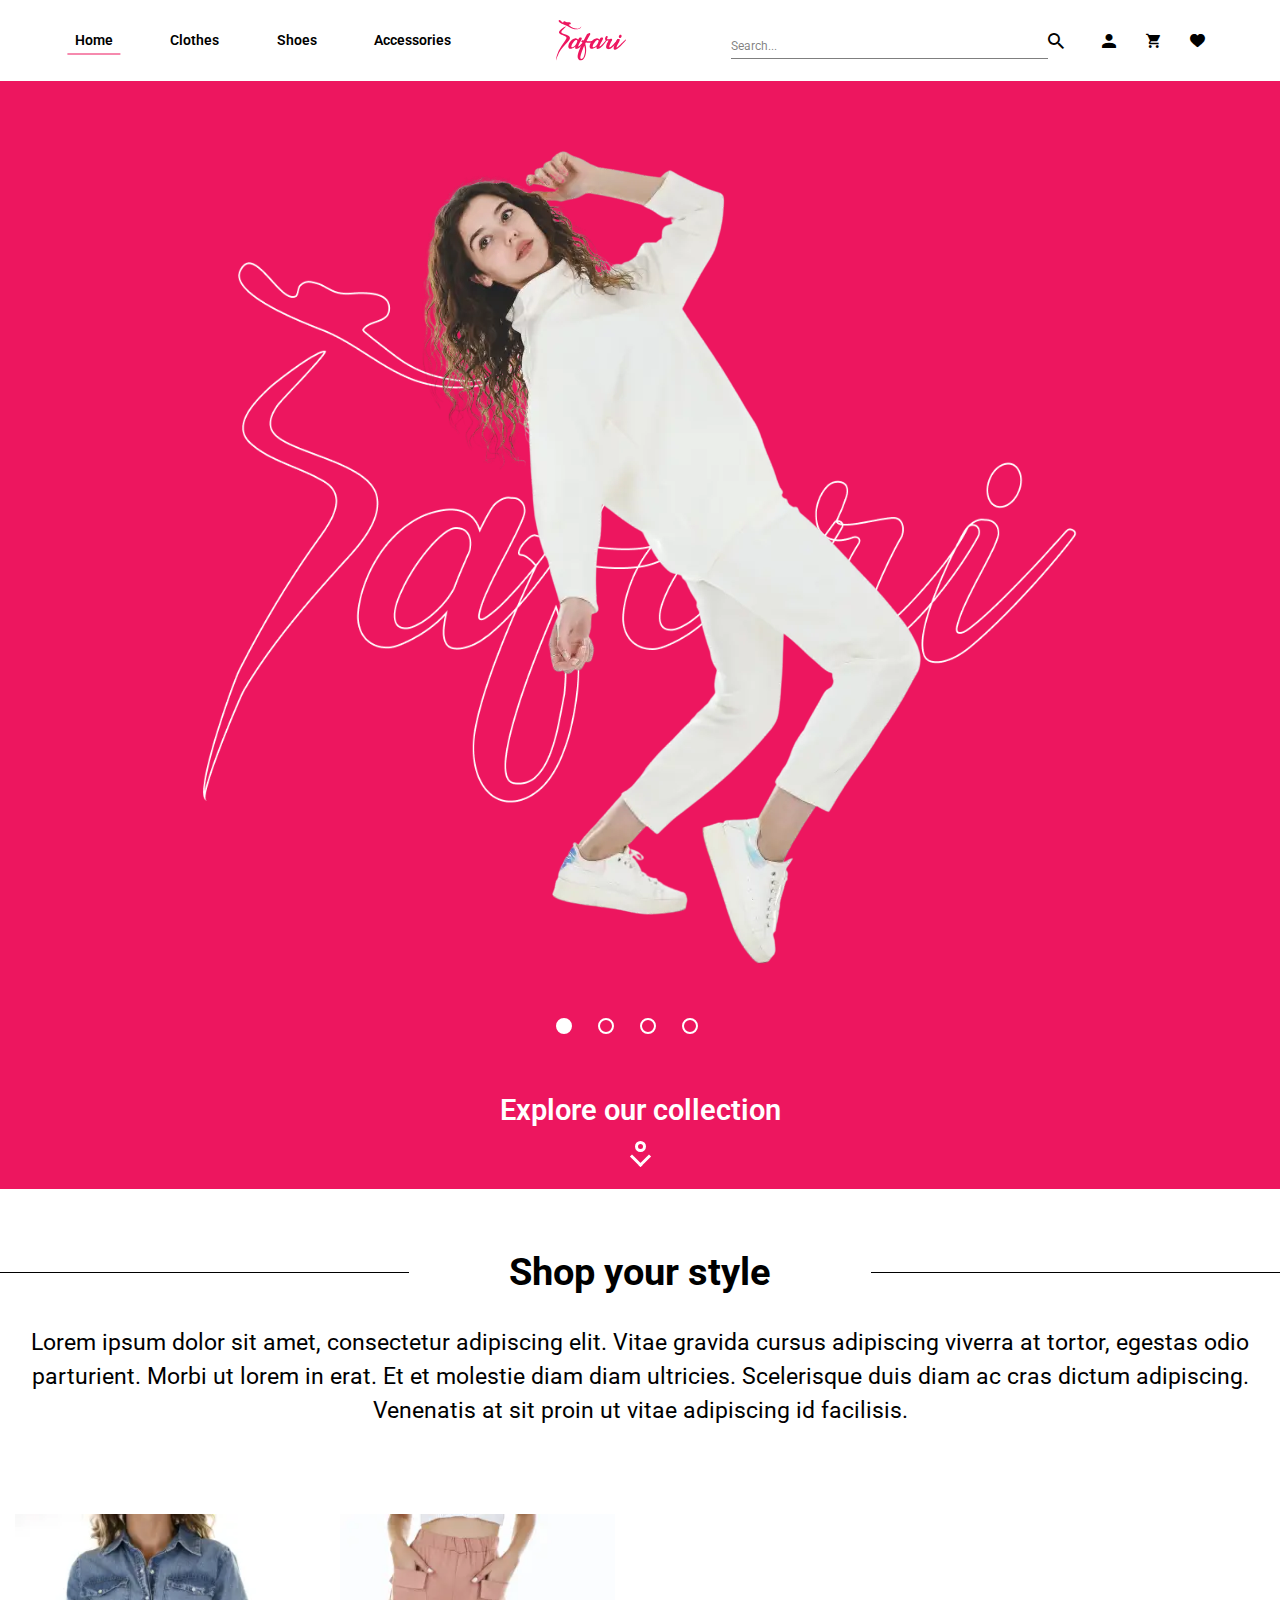
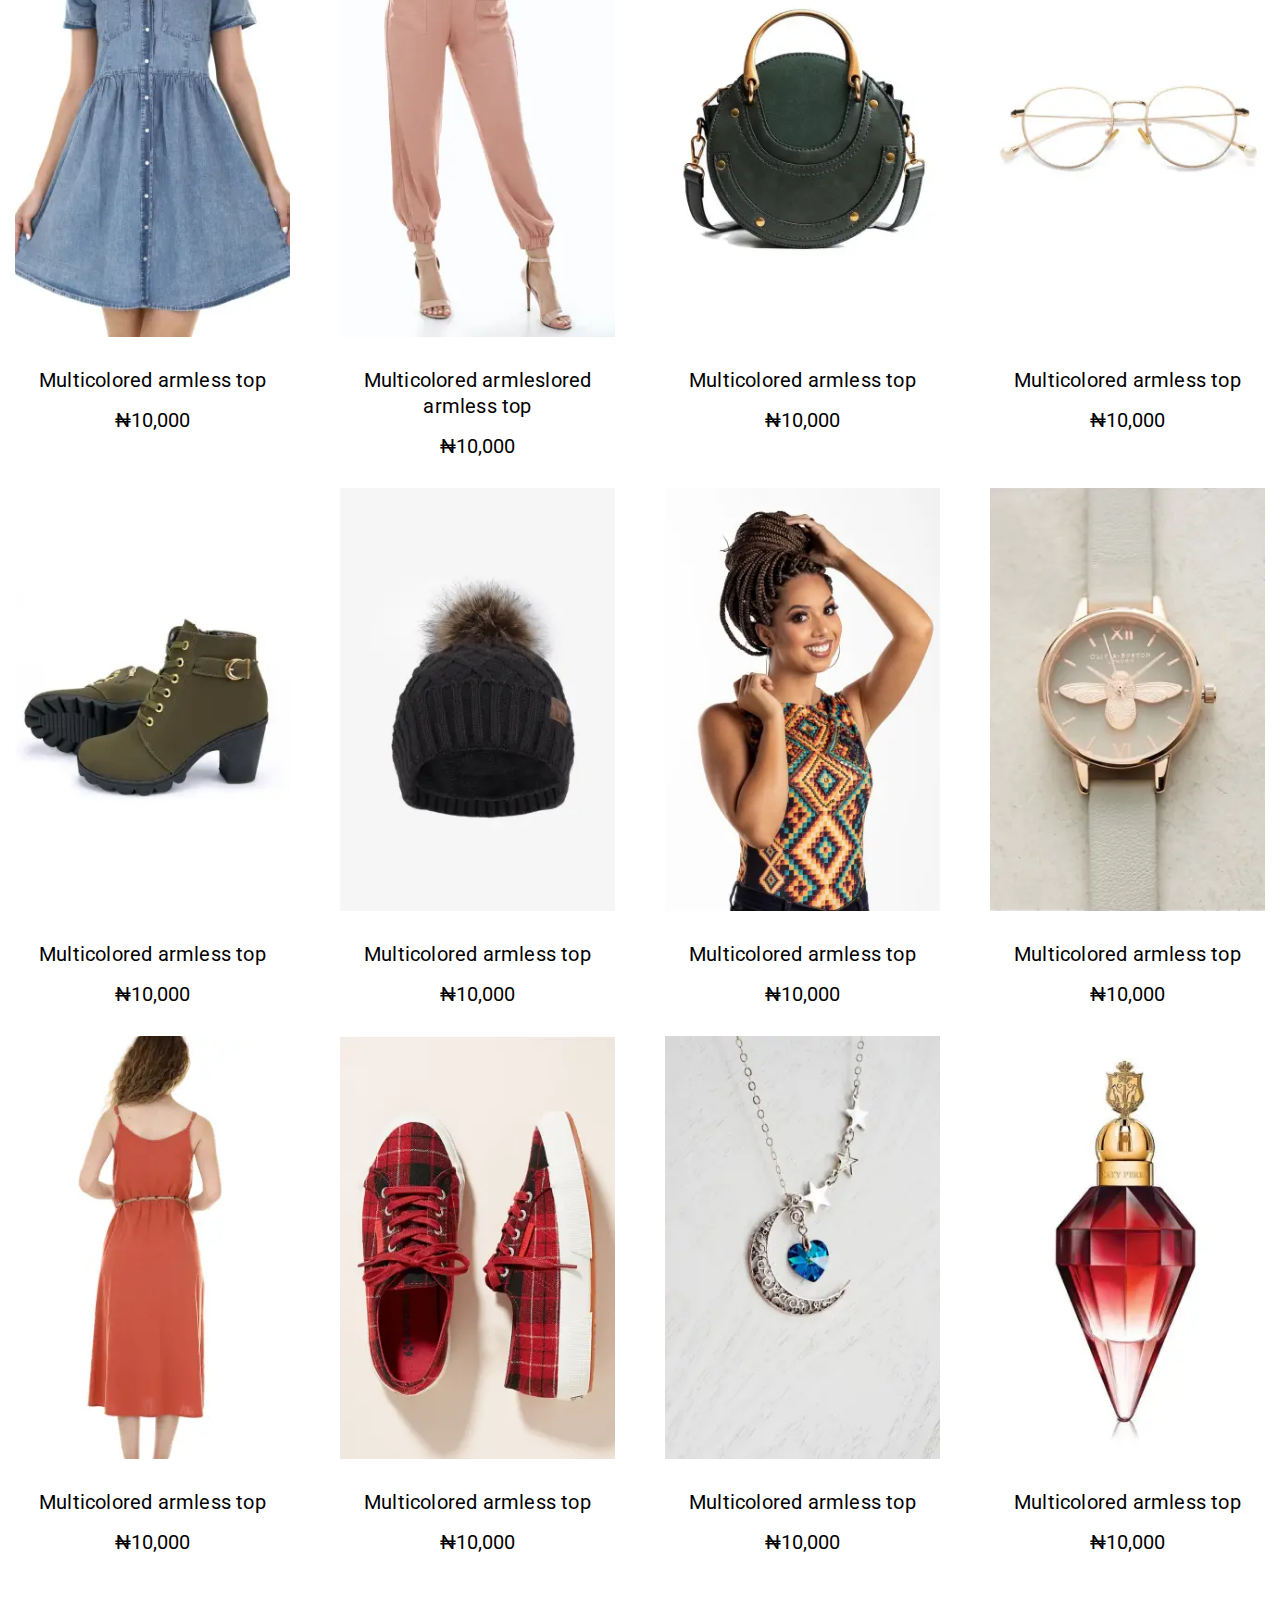
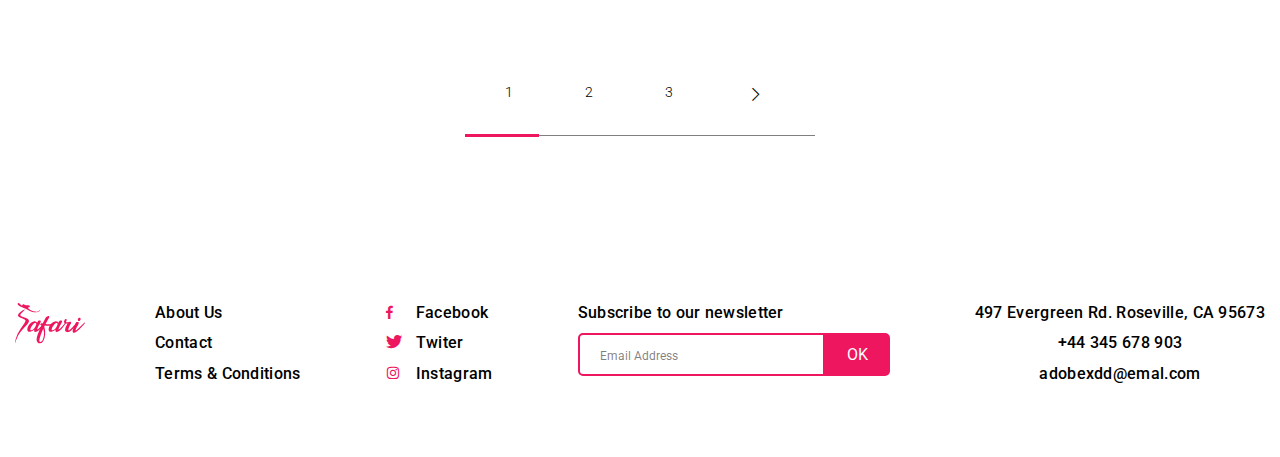
<file: index.html>
<!DOCTYPE html>
<html lang="ru">

<head>
	<title>HOME</title>
	<meta charset="UTF-8">
	<meta name="format-detection" content="telephone=no">
	<!-- <style>body{opacity: 0;}</style> -->
	<link rel="stylesheet" href="css/style.min.css?_v=20220412120131">
	<link rel="shortcut icon" href="favicon.ico">
	<!-- <meta name="robots" content="noindex, nofollow"> -->
	<meta name="viewport" content="width=device-width, initial-scale=1.0">
</head>

<body>
	<div class="wrapper">
		<header class="header">
			<div class=" header__container_small">
				<a href="index.html" class="header__mobile-small-logo"><img src="img/header/Logo.svg" alt="LOGO"></a>
				<div class="header__body">
					<div class="header__row-left header__row-left_column ">
						<nav class="header__nav mune-header">
							<ul class="mune-header__list mune-header__list_column">
								<li class="mune-header__item "><a href="index.html"
										class="mune-header__link mune-header__link_selected">Home</a>
								</li>
								<li class="mune-header__item"><a href="clothes.html" class="mune-header__link">Clothes</a></li>
								<li class="mune-header__item"><a href="shoes.html" class="mune-header__link">Shoes</a></li>
								<li class="mune-header__item"><a href="accessories.html"
										class="mune-header__link">Accessories</a>
								</li>
							</ul>
						</nav>
					</div>
					<a href="index.html" class="header__logo"><img src="img/header/Logo.svg" alt="LOGO"></a>
					<div class="header__row-right ">
						<form action="#" class="from-header from-header__search">
							<input autocomplete="off" type="search" name="form[]" data-error="Ошибка" placeholder="Search..."
								class="from-header__input">
							<button class="from-header__btn _icon-sherach"></button>
						</form>
						<nav class="header__nav mune-header">
							<ul class="mune-header__list ">
								<li class="mune-header__item "><a href="account-information.html"
										class="mune-header__link _icon-profile "></a>
								</li>
								<li class="mune-header__item "><a href="cart.html"
										class="mune-header__link _icon-cart-shop"></a></li>
								<li class="mune-header__item "><a href="account-my-favorites.html"
										class="mune-header__link _icon-favorite"></a></li>
							</ul>
						</nav>
					</div>
				</div>
				<button type="button" class="header__icon icon-menu"><span></span></button>
			</div>
		</header>
		<main class="page">
			<div class="page__slider-main  main-slider">
				<div class="main-slider__container">
					<div class="main-slider__body">
						<div class="main-slider__slider">
							<div class="main-slider__swiper">

								<div class="main-slider__slide">
									<div class="main-slider__img">
										<picture>
											<source data-srcset="img/main-slider/girl.webp" type="image/webp"><img
												class="swiper-lazy" data-src="img/main-slider/girl.png" alt="girl">
										</picture>
									</div>
								</div>
								<div class="main-slider__slide">
									<div class="main-slider__img">
										<picture>
											<source data-srcset="img/main-slider/girl.webp" type="image/webp"><img
												class="swiper-lazy" data-src="img/main-slider/girl.png" alt="girl">
										</picture>
									</div>
								</div>
								<div class="main-slider__slide">
									<div class="main-slider__img">
										<picture>
											<source data-srcset="img/main-slider/girl.webp" type="image/webp"><img
												class="swiper-lazy" data-src="img/main-slider/girl.png" alt="girl">
										</picture>
									</div>
								</div>
								<div class="main-slider__slide">
									<div class="main-slider__img">
										<picture>
											<source data-srcset="img/main-slider/girl.webp" type="image/webp"><img
												class="swiper-lazy" data-src="img/main-slider/girl.png" alt="girl">
										</picture>
									</div>
								</div>
							</div>
							<div class=" main-slider__pagging"></div>
						</div>
						<div class="main-slider__down-arrow arrow-down">
							<div class="arrow-down__text">Explore our collection</div>
							<button data-goto="#style-your__title" type="button" class="arrow-down__icon"></button>
						</div>
					</div>
				</div>
			</div>
			<section class="page__your-style style-your">
				<div id="style-your__title" class="style-your__title">
					<h2>Shop your style</h2>
				</div>
				<div class=" style-your__container">
					<p class="style-your__text">Lorem ipsum dolor sit amet, consectetur adipiscing elit. Vitae gravida
						cursus
						adipiscing
						viverra at tortor, egestas odio parturient. Morbi ut lorem in erat. Et et molestie diam diam
						ultricies.
						Scelerisque duis diam ac cras dictum adipiscing. Venenatis at sit proin ut vitae adipiscing id
						facilisis.</p>

					<div class="style-your__items ">
						<div class="style-your__item">
							<div class="goods">
								<div class="goods__top">
									<a href="" class="goods__img-ibg">
										<picture>
											<source data-srcset="img/home/style-your/01.webp" type="image/webp"><img
												data-src="img/home/style-your/01.jpg" alt="goods">
										</picture>
									</a>
									<div class="goods__hover body-hover">
										<button class="body-hover__favorite _icon-add-favaorite"></button>
										<button class="body-hover__add-basket "><span> ADD TO CART</span></button>
									</div>
								</div>
								<div class="goods__body">
									<a href="" class="goods__text">Multicolored armless top</a>
									<a href="" class="goods__price">₦10,000</a>
								</div>
							</div>
						</div>
						<div class="style-your__item">
							<div class="goods">
								<div class="goods__top">
									<a href="" class="goods__img-ibg">
										<picture>
											<source data-srcset="img/home/style-your/02.webp" type="image/webp"><img
												data-src="img/home/style-your/02.jpg" alt="goods">
										</picture>
									</a>
									<div class="goods__hover body-hover">
										<button class="body-hover__favorite _icon-add-favaorite"></button>
										<button class="body-hover__add-basket "><span> ADD TO CART</span></button>
									</div>
								</div>
								<div class="goods__body">
									<a href="" class="goods__text">Multicolored armleslored armless top</a>
									<a href="" class="goods__price">₦10,000</a>
								</div>
							</div>
						</div>
						<div class="style-your__item">
							<div class="goods">
								<div class="goods__top">
									<a href="" class="goods__img-ibg">
										<picture>
											<source data-srcset="img/home/style-your/03.webp" type="image/webp"><img
												data-src="img/home/style-your/03.jpg" alt="goods">
										</picture>
									</a>
									<div class="goods__hover body-hover">
										<button class="body-hover__favorite _icon-add-favaorite"></button>
										<button class="body-hover__add-basket "><span> ADD TO CART</span></button>
									</div>
								</div>
								<div class="goods__body">
									<a href="" class="goods__text">Multicolored armless top</a>
									<a href="" class="goods__price">₦10,000</a>
								</div>
							</div>
						</div>
						<div class="style-your__item">
							<div class="goods">
								<div class="goods__top">
									<a href="" class="goods__img-ibg">
										<picture>
											<source data-srcset="img/home/style-your/04.webp" type="image/webp"><img
												data-src="img/home/style-your/04.jpg" alt="goods">
										</picture>
									</a>
									<div class="goods__hover body-hover">
										<button class="body-hover__favorite _icon-add-favaorite"></button>
										<button class="body-hover__add-basket "><span> ADD TO CART</span></button>
									</div>
								</div>
								<div class="goods__body">
									<a href="" class="goods__text">Multicolored armless top</a>
									<a href="" class="goods__price">₦10,000</a>
								</div>
							</div>
						</div>
						<div class="style-your__item">
							<div class="goods">
								<div class="goods__top">
									<a href="" class="goods__img-ibg">
										<picture>
											<source data-srcset="img/home/style-your/05.webp" type="image/webp"><img
												data-src="img/home/style-your/05.jpg" alt="goods">
										</picture>
									</a>
									<div class="goods__hover body-hover">
										<button class="body-hover__favorite _icon-add-favaorite"></button>
										<button class="body-hover__add-basket "><span> ADD TO CART</span></button>
									</div>
								</div>
								<div class="goods__body">
									<a href="" class="goods__text">Multicolored armless top</a>
									<a href="" class="goods__price">₦10,000</a>
								</div>
							</div>
						</div>
						<div class="style-your__item">
							<div class="goods">
								<div class="goods__top">
									<a href="" class="goods__img-ibg">
										<picture>
											<source data-srcset="img/home/style-your/06.webp" type="image/webp"><img
												data-src="img/home/style-your/06.jpg" alt="goods">
										</picture>
									</a>
									<div class="goods__hover body-hover">
										<button class="body-hover__favorite _icon-add-favaorite"></button>
										<button class="body-hover__add-basket "><span> ADD TO CART</span></button>
									</div>
								</div>
								<div class="goods__body">
									<a href="" class="goods__text">Multicolored armless top</a>
									<a href="" class="goods__price">₦10,000</a>
								</div>
							</div>
						</div>
						<div class="style-your__item">
							<div class="goods">
								<div class="goods__top">
									<a href="" class="goods__img-ibg">
										<picture>
											<source data-srcset="img/home/style-your/07.webp" type="image/webp"><img
												data-src="img/home/style-your/07.jpg" alt="goods">
										</picture>
									</a>
									<div class="goods__hover body-hover">
										<button class="body-hover__favorite _icon-add-favaorite"></button>
										<button class="body-hover__add-basket "><span> ADD TO CART</span></button>
									</div>
								</div>
								<div class="goods__body">
									<a href="" class="goods__text">Multicolored armless top</a>
									<a href="" class="goods__price">₦10,000</a>
								</div>
							</div>
						</div>
						<div class="style-your__item">
							<div class="goods">
								<div class="goods__top">
									<a href="" class="goods__img-ibg">
										<picture>
											<source data-srcset="img/home/style-your/08.webp" type="image/webp"><img
												data-src="img/home/style-your/08.jpg" alt="goods">
										</picture>
									</a>
									<div class="goods__hover body-hover">
										<button class="body-hover__favorite _icon-add-favaorite"></button>
										<button class="body-hover__add-basket "><span> ADD TO CART</span></button>
									</div>
								</div>
								<div class="goods__body">
									<a href="" class="goods__text">Multicolored armless top</a>
									<a href="" class="goods__price">₦10,000</a>
								</div>
							</div>
						</div>
						<div class="style-your__item">
							<div class="goods">
								<div class="goods__top">
									<a href="" class="goods__img-ibg">
										<picture>
											<source data-srcset="img/home/style-your/09.webp" type="image/webp"><img
												data-src="img/home/style-your/09.jpg" alt="goods">
										</picture>
									</a>
									<div class="goods__hover body-hover">
										<button class="body-hover__favorite _icon-add-favaorite"></button>
										<button class="body-hover__add-basket "><span> ADD TO CART</span></button>
									</div>
								</div>
								<div class="goods__body">
									<a href="" class="goods__text">Multicolored armless top</a>
									<a href="" class="goods__price">₦10,000</a>
								</div>
							</div>
						</div>
						<div class="style-your__item">
							<div class="goods">
								<div class="goods__top">
									<a href="" class="goods__img-ibg">
										<picture>
											<source data-srcset="img/home/style-your/10.webp" type="image/webp"><img
												data-src="img/home/style-your/10.jpg" alt="goods">
										</picture>
									</a>
									<div class="goods__hover body-hover">
										<button class="body-hover__favorite _icon-add-favaorite"></button>
										<button class="body-hover__add-basket "><span> ADD TO CART</span></button>
									</div>
								</div>
								<div class="goods__body">
									<a href="" class="goods__text">Multicolored armless top</a>
									<a href="" class="goods__price">₦10,000</a>
								</div>
							</div>
						</div>
						<div class="style-your__item">
							<div class="goods">
								<div class="goods__top">
									<a href="" class="goods__img-ibg">
										<picture>
											<source data-srcset="img/home/style-your/11.webp" type="image/webp"><img
												data-src="img/home/style-your/11.jpg" alt="goods">
										</picture>
									</a>
									<div class="goods__hover body-hover">
										<button class="body-hover__favorite _icon-add-favaorite"></button>
										<button class="body-hover__add-basket "><span> ADD TO CART</span></button>
									</div>
								</div>
								<div class="goods__body">
									<a href="" class="goods__text">Multicolored armless top</a>
									<a href="" class="goods__price">₦10,000</a>
								</div>
							</div>
						</div>
						<div class="style-your__item">
							<div class="goods">
								<div class="goods__top">
									<a href="" class="goods__img-ibg">
										<picture>
											<source data-srcset="img/home/style-your/12.webp" type="image/webp"><img
												data-src="img/home/style-your/12.jpg" alt="goods">
										</picture>
									</a>
									<div class="goods__hover body-hover">
										<button class="body-hover__favorite _icon-add-favaorite"></button>
										<button class="body-hover__add-basket "><span> ADD TO CART</span></button>
									</div>
								</div>
								<div class="goods__body">
									<a href="" class="goods__text">Multicolored armless top</a>
									<a href="" class="goods__price">₦10,000</a>
								</div>
							</div>
						</div>
					</div>
					<div class="style-your__num-page page-num">
						<div class="page-num__container">
							<div class="page-num__body">
								<ul class="page-num__list">
									<li class="page-num__item _active-page"><a class="page-num__link" href="">1</a></li>
									<li class="page-num__item"><a class="page-num__link" href="">2</a></li>
									<li class="page-num__item"><a class="page-num__link" href="">3</a></li>
									<li class="page-num__item"><button type="submit" class="page-num__button-arrow"></button>
									</li>
								</ul>

							</div>
						</div>
					</div>
				</div>

			</section>


		</main>
		<footer class="footer">
			<div class="footer__container">
				<div class="footer__body">
					<a href="" class="footer__logo"><img src="img/header/Logo.svg" alt="LOGO"></a>
					<div class="footer__nav-block menu-footer">
						<nav class="menu-footer__body">
							<ul class="menu-footer__list">
								<li class="menu-footer__item">
									<a href="" class="menu-footer__link">About Us</a>
								</li>
								<li class="menu-footer__item">
									<a href="" class="menu-footer__link">Contact</a>
								</li>
								<li class="menu-footer__item">
									<a href="" class="menu-footer__link">Terms & Conditions</a>
								</li>
							</ul>
						</nav>
					</div>
					<div class="footer__social menu-footer">
						<nav class="menu-footer-block__body">
							<ul class="menu-footer__list">
								<li class="menu-footer__item "><a href=""
										class="menu-footer__link menu-footer__link_icon _icon-facebook ">Facebook</a>
								</li>
								<li class="menu-footer__item "><a href=""
										class="menu-footer__link menu-footer__link_icon _icon-twitter ">Twiter</a></li>
								<li class="menu-footer__item "><a href=""
										class="menu-footer__link menu-footer__link_icon _icon-instagram ">Instagram</a>
								</li>
							</ul>
						</nav>
					</div>
					<form class="footer__sub subscribe-block">
						<label for="" class="subscribe-block__label">Subscribe to our newsletter</label>
						<div class="subscribe-block__block-input">
							<input autocomplete="off" required type="email" name="form[]" data-error="Ошибка"
								placeholder="Email Address" class="subscribe-block__input">
							<button type="submit" class="subscribe-block__button">OK</button>
						</div>
					</form>
					<div class="footer__contacts contacts-footer">
						<div class="contacts-footer__address">497 Evergreen Rd. Roseville, CA 95673</div>
						<div class="contacts-footer__tel"><a href="">+44 345 678 903</a></div>
						<div class="contacts-footer__email">adobexdd@emal.com</div>
					</div>
				</div>
			</div>
		</footer>
	</div>
	<!-- 
<div id="popup" aria-hidden="true" class="popup">
	<div class="popup__wrapper">
		<div class="popup__content">
			<button data-close type="button" class="popup__close">Закрыть</button>
			<div class="popup__text">
			</div>
		</div>
	</div>
</div>
 -->

	<script src="js/app.min.js?_v=20220412120131"></script>
</body>

</html>
</file>
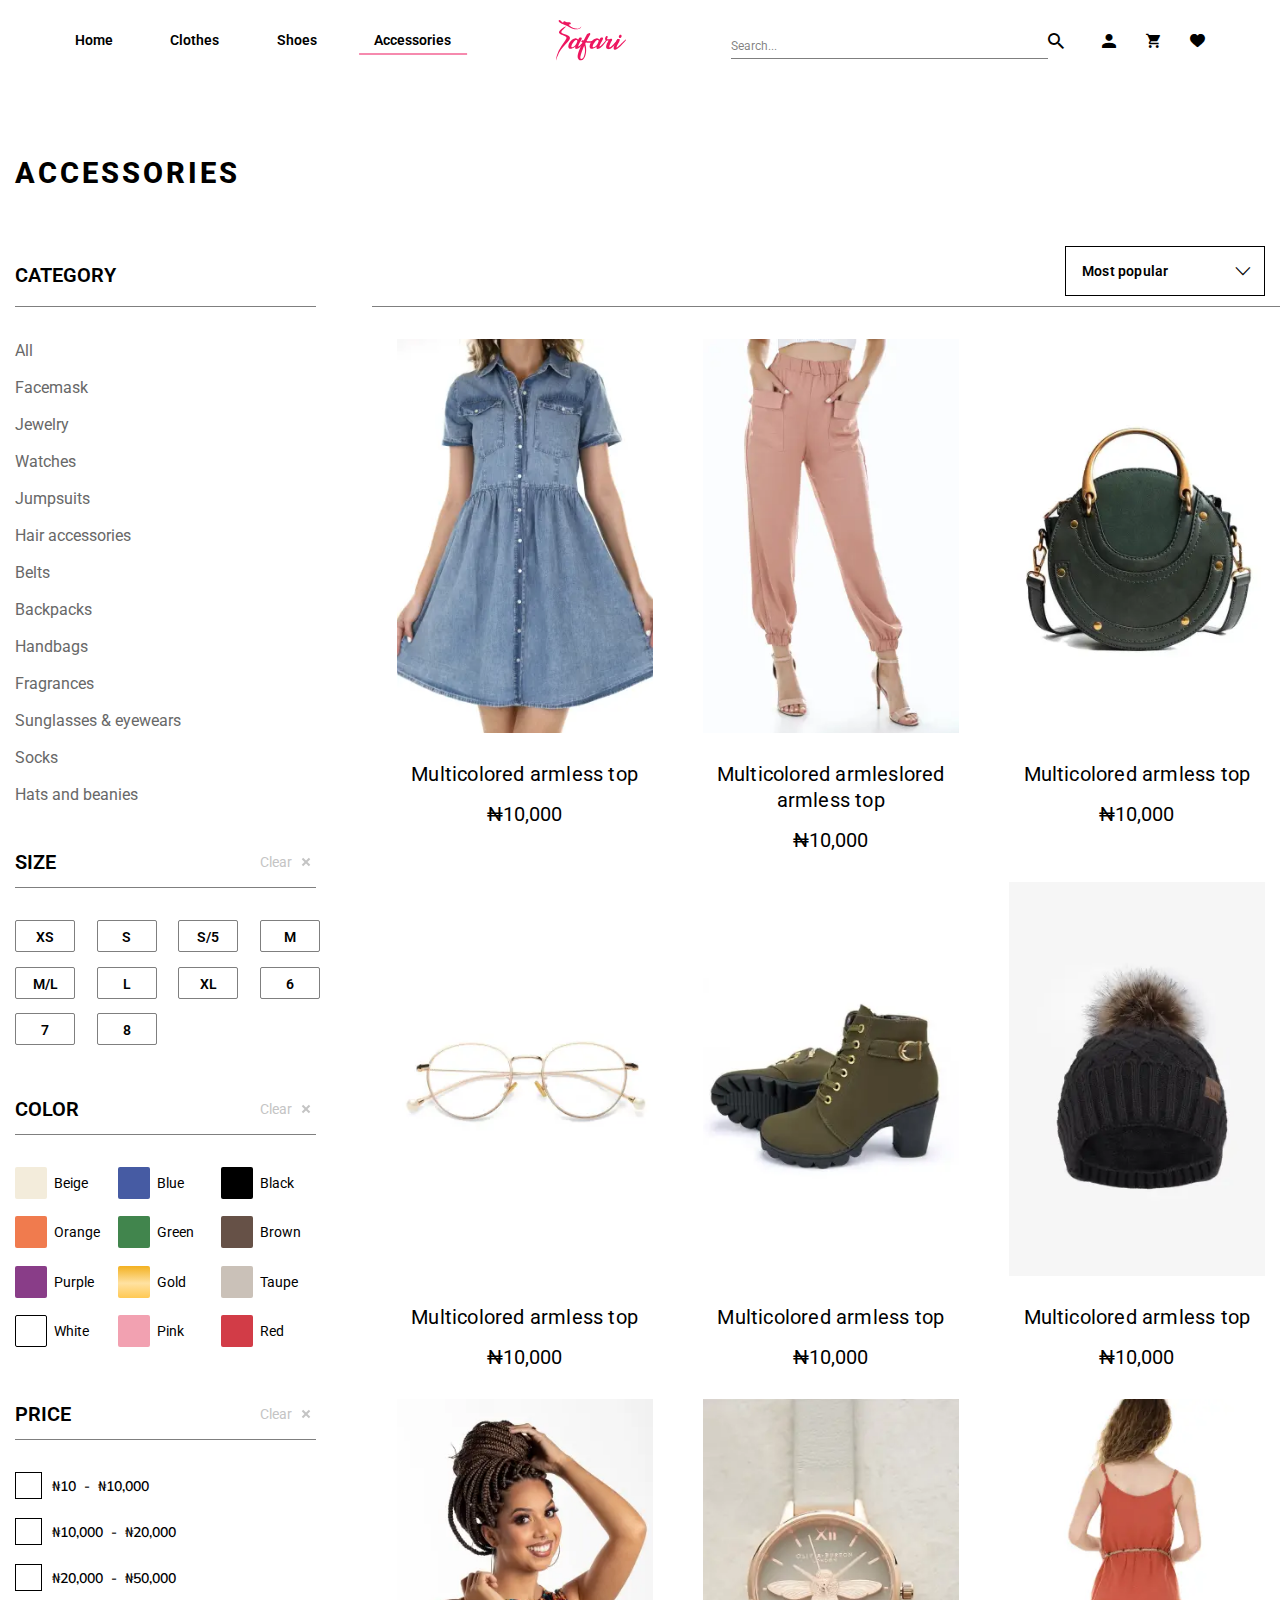
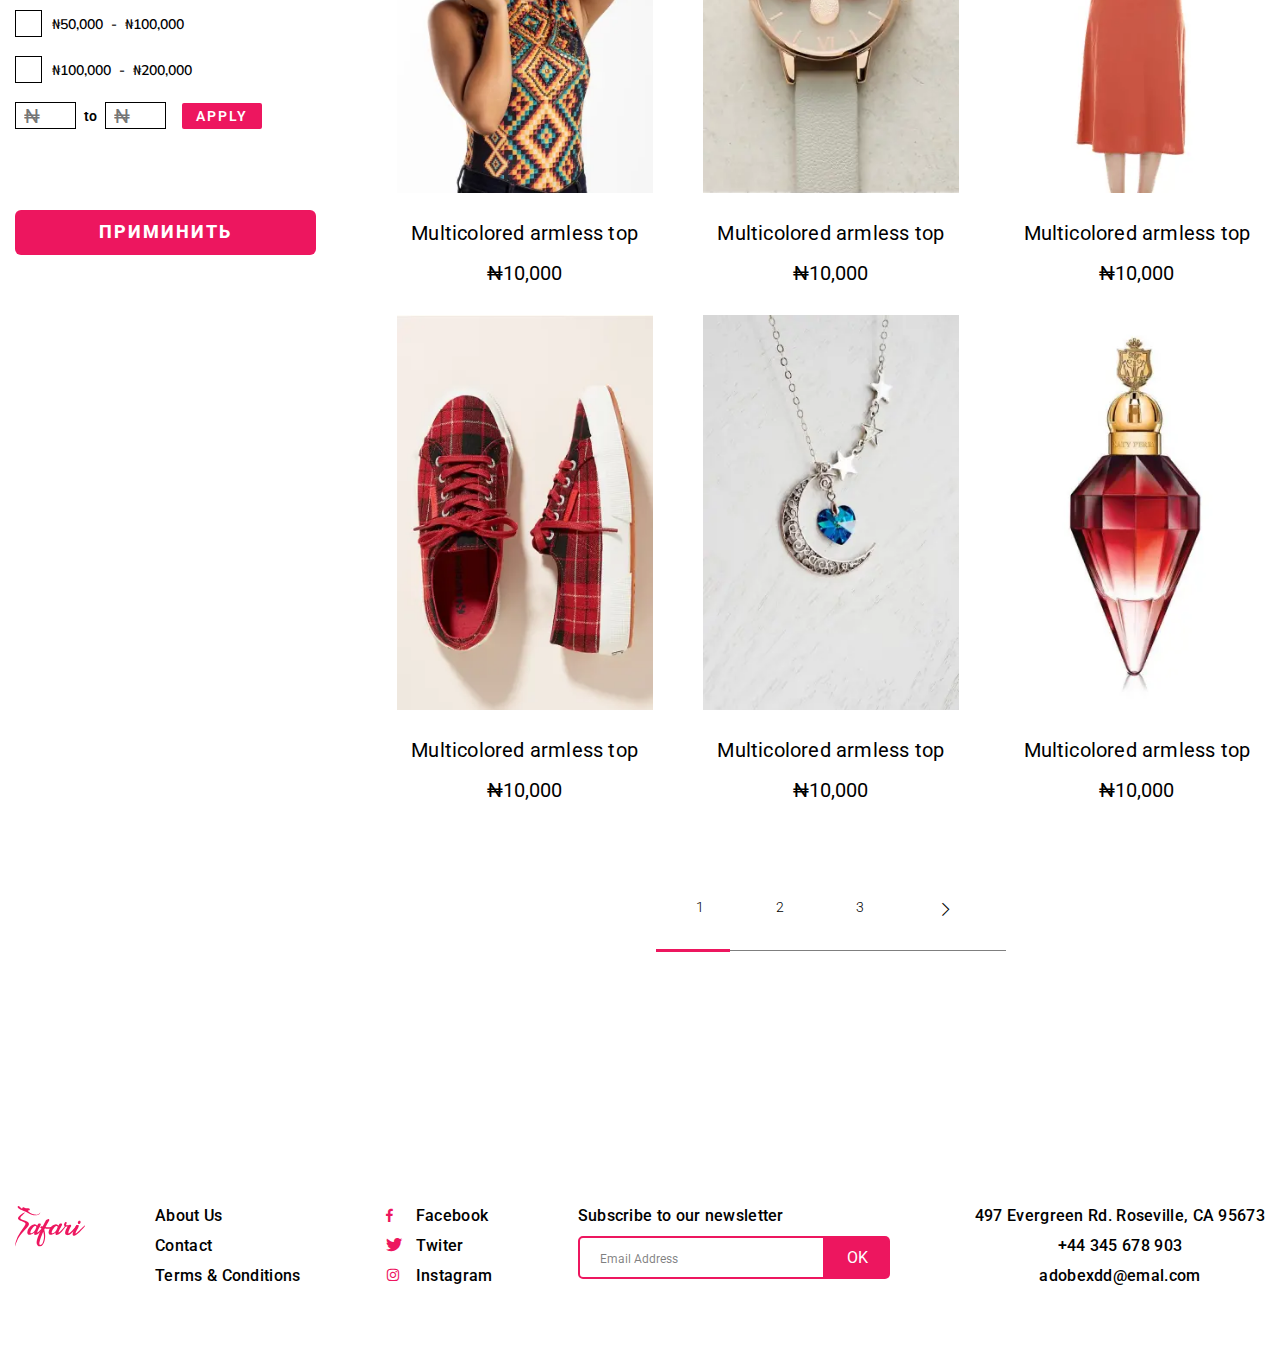
<file: accessories.html>
<!DOCTYPE html>
<html lang="ru">

<head>
	<title>ACCESSORIES</title>
	<meta charset="UTF-8">
	<meta name="format-detection" content="telephone=no">
	<!-- <style>body{opacity: 0;}</style> -->
	<link rel="stylesheet" href="css/style.min.css?_v=20220412120131">
	<link rel="shortcut icon" href="favicon.ico">
	<!-- <meta name="robots" content="noindex, nofollow"> -->
	<meta name="viewport" content="width=device-width, initial-scale=1.0">
</head>

<body>
	<div class="wrapper">
		<header class="header">
			<div class=" header__container_small">
				<a href="index.html" class="header__mobile-small-logo"><img src="img/header/Logo.svg" alt="LOGO"></a>
				<div class="header__body">
					<div class="header__row-left header__row-left_column ">
						<nav class="header__nav mune-header">
							<ul class="mune-header__list mune-header__list_column">
								<li class="mune-header__item "><a href="index.html" class="mune-header__link ">Home</a>
								</li>
								<li class="mune-header__item"><a href="clothes.html" class="mune-header__link">Clothes</a></li>
								<li class="mune-header__item"><a href="shoes.html" class="mune-header__link">Shoes</a></li>
								<li class="mune-header__item"><a href="accessories.html"
										class="mune-header__link mune-header__link_selected">Accessories</a>
								</li>
							</ul>
						</nav>
					</div>
					<a href="index.html" class="header__logo"><img src="img/header/Logo.svg" alt="LOGO"></a>
					<div class="header__row-right ">
						<form action="#" class="from-header from-header__search">
							<input autocomplete="off" type="search" name="form[]" data-error="Ошибка" placeholder="Search..."
								class="from-header__input">
							<button class="from-header__btn _icon-sherach"></button>
						</form>
						<nav class="header__nav mune-header">
							<ul class="mune-header__list ">
								<li class="mune-header__item "><a href="account-information.html"
										class="mune-header__link _icon-profile "></a>
								</li>
								<li class="mune-header__item "><a href="cart.html"
										class="mune-header__link _icon-cart-shop"></a></li>
								<li class="mune-header__item "><a href="account-my-favorites.html"
										class="mune-header__link _icon-favorite"></a></li>
							</ul>
						</nav>
					</div>
				</div>
				<button type="button" class="header__icon icon-menu"><span></span></button>
			</div>
		</header>
		<main class="page">
			<section class="page__clothes section-clothes">

				<div class="section-clothes__container">
					<h2 class="section-clothes__title">ACCESSORIES</h2>
					<div class="section-clothes__top-row row-top-clothes">
						<div class="row-top-clothes__title  sorting-title">
							<h3 class="sorting-title__logo sorting-title__logo_nb">CATEGORY</h3>
						</div>
						<div class="row-top-clothes__select">
							<select name="form[]" class="form">
								<option value="1" selected>Most popular</option>
								<option value="2">Most popular</option>
								<option value="3">Best Selling</option>
								<option value="4">Price: High to Low</option>
								<option value="4">Price: Low to High</option>
							</select>
						</div>
						<button type="submit" class="button button_filter section-clothes__burger-btn _icon-filter"></button>
					</div>



					<div class="section-clothes__body">
						<div class="section-clothes__sidebar clothes-sidebar">
							<button class=" clothes-sidebar__close-btn">Close</button>
							<div class="clothes-sidebar__body">
								<div data-spollers="991,max" class="clothes-sidebar__spollers spollers">
									<div class="category category_b spollers__item">
										<button type="button" data-spoller
											class="category__title  spollers__title">CATEGORY</button>
										<div class=" spollers__body">

											<ul class="category__list">
												<li class="category__item"><a href="" class="category__link">All</a></li>
												<li class="category__item"><a href="" class="category__link">Facemask</a></li>
												<li class="category__item"><a href="" class="category__link">Jewelry</a></li>
												<li class="category__item"><a href="" class="category__link">Watches</a></li>
												<li class="category__item"><a href="" class="category__link">Jumpsuits</a></li>
												<li class="category__item"><a href="" class="category__link">Hair accessories</a>
												</li>
												<li class="category__item"><a href="" class="category__link">Belts</a></li>
												<li class="category__item"><a href="" class="category__link">Backpacks</a></li>
												<li class="category__item"><a href="" class="category__link">Handbags</a></li>
												<li class="category__item"><a href="" class="category__link">Fragrances</a>
												</li>
												<li class="category__item"><a href="" class="category__link">Sunglasses &
														eyewears</a>
												</li>
												<li class="category__item"><a href="" class="category__link">Socks</a>
												</li>
												<li class="category__item"><a href="" class="category__link">Hats and beanies</a>
												</li>
											</ul>
										</div>
									</div>
									<div class="size spollers__item">
										<button type="button" data-spoller class="size__title spollers__title">SIZE</button>
										<div class="spollers__body">

											<div class="size__title  sorting-title">
												<h3 class="sorting-title__logo">SIZE</h3>
											</div>
											<form action="#" class="size__form">
												<div class="size__inp-res res-btn">
													<input type="reset" class="res-btn__inp" value="Clear">
												</div>
												<div class="size__checkbox checkbox">
													<input id="c_1" data-error="Ошибка" class="checkbox__input" type="checkbox"
														value="1" name="form[]">
													<label for="c_1" class="checkbox__label checkbox__label_xs"></label>
												</div>
												<div class="size__checkbox checkbox">
													<input id="c_2" data-error="Ошибка" class="checkbox__input" type="checkbox"
														value="2" name="form[]">
													<label for="c_2" class="checkbox__label checkbox__label_s"></label>
												</div>
												<div class="size__checkbox checkbox">
													<input id="c_3" data-error="Ошибка" class="checkbox__input" type="checkbox"
														value="3" name="form[]">
													<label for="c_3" class="checkbox__label checkbox__label_s-m"></label>
												</div>
												<div class="size__checkbox checkbox">
													<input id="c_4" data-error="Ошибка" class="checkbox__input" type="checkbox"
														value="4" name="form[]">
													<label for="c_4" class="checkbox__label checkbox__label_m"></label>
												</div>
												<div class="size__checkbox checkbox">
													<input id="c_7" data-error="Ошибка" class="checkbox__input" type="checkbox"
														value="7" name="form[]">
													<label for="c_7" class="checkbox__label checkbox__label_m-l"></label>
												</div>
												<div class="size__checkbox checkbox">
													<input id="c_5" data-error="Ошибка" class="checkbox__input" type="checkbox"
														value="5" name="form[]">
													<label for="c_5" class="checkbox__label checkbox__label_l"></label>
												</div>
												<div class="size__checkbox checkbox">
													<input id="c_6" data-error="Ошибка" class="checkbox__input" type="checkbox"
														value="6" name="form[]">
													<label for="c_6" class="checkbox__label checkbox__label_xl"></label>
												</div>
												<div class="size__checkbox checkbox">
													<input id="c_8" data-error="Ошибка" class="checkbox__input" type="checkbox"
														value="8" name="form[]">
													<label for="c_8" class="checkbox__label checkbox__label_6"></label>
												</div>
												<div class="size__checkbox checkbox">
													<input id="c_9" data-error="Ошибка" class="checkbox__input" type="checkbox"
														value="9" name="form[]">
													<label for="c_9" class="checkbox__label checkbox__label_7"></label>
												</div>
												<div class="size__checkbox checkbox">
													<input id="c_10" data-error="Ошибка" class="checkbox__input" type="checkbox"
														value="10" name="form[]">
													<label for="c_10" class="checkbox__label checkbox__label_8"></label>
												</div>




											</form>
										</div>
									</div>
									<div class="color spollers__item">
										<button type="button" data-spoller class="color__title spollers__title">COLOR</button>
										<div class="spollers__body">

											<div class="color__title  sorting-title">
												<h3 class="sorting-title__logo">COLOR</h3>
											</div>
											<form action="#" class="color__form">
												<div class="color__inp-res res-btn">
													<input type="reset" class="res-btn__inp" value="Clear">
												</div>
												<div class="checkbox">
													<input id="e_1" data-error="Ошибка" class="checkbox__input" type="checkbox"
														value="1" name="form[]">
													<label for="e_1" class="checkbox__label checkbox__label_beige"><span
															class="checkbox__text">Beige</span></label>
												</div>
												<div class="checkbox">
													<input id="e_2" data-error="Ошибка" class="checkbox__input" type="checkbox"
														value="2" name="form[]">
													<label for="e_2" class="checkbox__label checkbox__label_blue"><span
															class="checkbox__text">Blue</span></label>
												</div>
												<div class="checkbox">
													<input id="e_3" data-error="Ошибка" class="checkbox__input" type="checkbox"
														value="3" name="form[]">
													<label for="e_3" class="checkbox__label checkbox__label_black"><span
															class="checkbox__text">Black</span></label>
												</div>
												<div class="checkbox">
													<input id="e_4" data-error="Ошибка" class="checkbox__input" type="checkbox"
														value="4" name="form[]">
													<label for="e_4" class="checkbox__label checkbox__label_orange"><span
															class="checkbox__text">Orange</span></label>
												</div>
												<div class="checkbox">
													<input id="e_5" data-error="Ошибка" class="checkbox__input" type="checkbox"
														value="5" name="form[]">
													<label for="e_5" class="checkbox__label checkbox__label_green"><span
															class="checkbox__text">Green</span></label>
												</div>
												<div class="checkbox">
													<input id="e_6" data-error="Ошибка" class="checkbox__input" type="checkbox"
														value="6" name="form[]">
													<label for="e_6" class="checkbox__label checkbox__label_brown"><span
															class="checkbox__text">Brown</span></label>
												</div>
												<div class="checkbox">
													<input id="e_7" data-error="Ошибка" class="checkbox__input" type="checkbox"
														value="7" name="form[]">
													<label for="e_7" class="checkbox__label checkbox__label_purple"><span
															class="checkbox__text">Purple</span></label>
												</div>
												<div class="checkbox">
													<input id="e_8" data-error="Ошибка" class="checkbox__input" type="checkbox"
														value="8" name="form[]">
													<label for="e_8" class="checkbox__label checkbox__label_gold"><span
															class="checkbox__text">Gold</span></label>
												</div>
												<div class="checkbox">
													<input id="e_9" data-error="Ошибка" class="checkbox__input" type="checkbox"
														value="9" name="form[]">
													<label for="e_9" class="checkbox__label checkbox__label_taupe"><span
															class="checkbox__text">Taupe</span></label>
												</div>
												<div class="checkbox">
													<input id="e_10" data-error="Ошибка" class="checkbox__input" type="checkbox"
														value="10" name="form[]">
													<label for="e_10" class="checkbox__label checkbox__label_white"><span
															class="checkbox__text">White</span></label>
												</div>
												<div class="checkbox">
													<input id="e_11" data-error="Ошибка" class="checkbox__input" type="checkbox"
														value="11" name="form[]">
													<label for="e_11" class="checkbox__label checkbox__label_pink"><span
															class="checkbox__text">Pink</span></label>
												</div>
												<div class="checkbox">
													<input id="e_12" data-error="Ошибка" class="checkbox__input" type="checkbox"
														value="12" name="form[]">
													<label for="e_12" class="checkbox__label checkbox__label_red"><span
															class="checkbox__text">Red</span></label>
												</div>

											</form>
										</div>
									</div>
									<div class="price spollers__item">
										<button type="button" data-spoller class="price__title spollers__title">PRICE</button>
										<div class="spollers__body">

											<div class="price__title  sorting-title">
												<h3 class="sorting-title__logo">PRICE</h3>
											</div>
											<form action="#" class="price__form">
												<div class="price__inp-res res-btn">
													<input type="reset" class="res-btn__inp" value="Clear">
												</div>
												<div class="price__options options">
													<div class="options__item">
														<input hidden id="o_1" class="options__input" type="radio" value="1"
															name="option">
														<label for="o_1" class="options__label options__label_square"><span
																class="options__text">
																<pre>₦10  -  ₦10,000</pre>
															</span></label>
													</div>
													<div class="options__item">
														<input hidden id="o_2" class="options__input" type="radio" value="2"
															name="option">
														<label for="o_2" class="options__label options__label_square"><span
																class="options__text">
																<pre>₦10,000  -  ₦20,000</pre>
															</span></label>
													</div>
													<div class="options__item">
														<input hidden id="o_3" class="options__input" type="radio" value="3"
															name="option">
														<label for="o_3" class="options__label options__label_square"><span
																class="options__text">
																<pre>₦20,000  -  ₦50,000</pre>
															</span></label>
													</div>
													<div class="options__item">
														<input hidden id="o_4" class="options__input" type="radio" value="4"
															name="option">
														<label for="o_4" class="options__label options__label_square"><span
																class="options__text">
																<pre>₦50,000  -  ₦100,000</pre>
															</span></label>
													</div>
													<div class="options__item">
														<input hidden id="o_5" class="options__input" type="radio" value="5"
															name="option">
														<label for="o_5" class="options__label options__label_square"><span
																class="options__text">
																<pre>₦100,000  -  ₦200,000</pre>
															</span></label>
													</div>
													<div class="options__item own-price">
														<input autocomplete="off" type="number" name="form[]" data-error="Ошибка"
															placeholder="₦" class="own-price__input">
														<div class="own-price__to">to</div>
														<input autocomplete="off" type="number" name="form[]" data-error="Ошибка"
															placeholder="₦" class="own-price__input">
														<button type="submit"
															class="own-price__btn button button_small">Apply</button>
													</div>
												</div>
											</form>
										</div>
									</div>
									<button type="submit" class="button clothes-sidebar__btn-sort">Приминить</button>
								</div>
							</div>
						</div>

						<div class=" section-clothes__your-style style-your">
							<div class="style-your__items  style-your__items_clothes-items">
								<div class="style-your__item style-your__item_clothes-item">
									<div class="goods">
										<div class="goods__top">
											<a href="" class="goods__img-ibg">
												<picture>
													<source data-srcset="img/home/style-your/01.webp" type="image/webp"><img
														data-src="img/home/style-your/01.jpg" alt="goods">
												</picture>
											</a>
											<div class="goods__hover body-hover">
												<button class="body-hover__favorite _icon-add-favaorite"></button>
												<button class="body-hover__add-basket "><span> ADD TO CART</span></button>
											</div>
										</div>
										<div class="goods__body">
											<a href="" class="goods__text">Multicolored armless top</a>
											<a href="" class="goods__price">₦10,000</a>
										</div>
									</div>
								</div>
								<div class="style-your__item style-your__item_clothes-item">
									<div class="goods">
										<div class="goods__top">
											<a href="" class="goods__img-ibg">
												<picture>
													<source data-srcset="img/home/style-your/02.webp" type="image/webp"><img
														data-src="img/home/style-your/02.jpg" alt="goods">
												</picture>
											</a>
											<div class="goods__hover body-hover">
												<button class="body-hover__favorite _icon-add-favaorite"></button>
												<button class="body-hover__add-basket "><span> ADD TO CART</span></button>
											</div>
										</div>
										<div class="goods__body">
											<a href="" class="goods__text">Multicolored armleslored armless top</a>
											<a href="" class="goods__price">₦10,000</a>
										</div>
									</div>
								</div>
								<div class="style-your__item style-your__item_clothes-item">
									<div class="goods">
										<div class="goods__top">
											<a href="" class="goods__img-ibg">
												<picture>
													<source data-srcset="img/home/style-your/03.webp" type="image/webp"><img
														data-src="img/home/style-your/03.jpg" alt="goods">
												</picture>
											</a>
											<div class="goods__hover body-hover">
												<button class="body-hover__favorite _icon-add-favaorite"></button>
												<button class="body-hover__add-basket "><span> ADD TO CART</span></button>
											</div>
										</div>
										<div class="goods__body">
											<a href="" class="goods__text">Multicolored armless top</a>
											<a href="" class="goods__price">₦10,000</a>
										</div>
									</div>
								</div>
								<div class="style-your__item style-your__item_clothes-item">
									<div class="goods">
										<div class="goods__top">
											<a href="" class="goods__img-ibg">
												<picture>
													<source data-srcset="img/home/style-your/04.webp" type="image/webp"><img
														data-src="img/home/style-your/04.jpg" alt="goods">
												</picture>
											</a>
											<div class="goods__hover body-hover">
												<button class="body-hover__favorite _icon-add-favaorite"></button>
												<button class="body-hover__add-basket "><span> ADD TO CART</span></button>
											</div>
										</div>
										<div class="goods__body">
											<a href="" class="goods__text">Multicolored armless top</a>
											<a href="" class="goods__price">₦10,000</a>
										</div>
									</div>
								</div>
								<div class="style-your__item style-your__item_clothes-item">
									<div class="goods">
										<div class="goods__top">
											<a href="" class="goods__img-ibg">
												<picture>
													<source data-srcset="img/home/style-your/05.webp" type="image/webp"><img
														data-src="img/home/style-your/05.jpg" alt="goods">
												</picture>
											</a>
											<div class="goods__hover body-hover">
												<button class="body-hover__favorite _icon-add-favaorite"></button>
												<button class="body-hover__add-basket "><span> ADD TO CART</span></button>
											</div>
										</div>
										<div class="goods__body">
											<a href="" class="goods__text">Multicolored armless top</a>
											<a href="" class="goods__price">₦10,000</a>
										</div>
									</div>
								</div>
								<div class="style-your__item style-your__item_clothes-item">
									<div class="goods">
										<div class="goods__top">
											<a href="" class="goods__img-ibg">
												<picture>
													<source data-srcset="img/home/style-your/06.webp" type="image/webp"><img
														data-src="img/home/style-your/06.jpg" alt="goods">
												</picture>
											</a>
											<div class="goods__hover body-hover">
												<button class="body-hover__favorite _icon-add-favaorite"></button>
												<button class="body-hover__add-basket "><span> ADD TO CART</span></button>
											</div>
										</div>
										<div class="goods__body">
											<a href="" class="goods__text">Multicolored armless top</a>
											<a href="" class="goods__price">₦10,000</a>
										</div>
									</div>
								</div>
								<div class="style-your__item style-your__item_clothes-item">
									<div class="goods">
										<div class="goods__top">
											<a href="" class="goods__img-ibg">
												<picture>
													<source data-srcset="img/home/style-your/07.webp" type="image/webp"><img
														data-src="img/home/style-your/07.jpg" alt="goods">
												</picture>
											</a>
											<div class="goods__hover body-hover">
												<button class="body-hover__favorite _icon-add-favaorite"></button>
												<button class="body-hover__add-basket "><span> ADD TO CART</span></button>
											</div>
										</div>
										<div class="goods__body">
											<a href="" class="goods__text">Multicolored armless top</a>
											<a href="" class="goods__price">₦10,000</a>
										</div>
									</div>
								</div>
								<div class="style-your__item style-your__item_clothes-item">
									<div class="goods">
										<div class="goods__top">
											<a href="" class="goods__img-ibg">
												<picture>
													<source data-srcset="img/home/style-your/08.webp" type="image/webp"><img
														data-src="img/home/style-your/08.jpg" alt="goods">
												</picture>
											</a>
											<div class="goods__hover body-hover">
												<button class="body-hover__favorite _icon-add-favaorite"></button>
												<button class="body-hover__add-basket "><span> ADD TO CART</span></button>
											</div>
										</div>
										<div class="goods__body">
											<a href="" class="goods__text">Multicolored armless top</a>
											<a href="" class="goods__price">₦10,000</a>
										</div>
									</div>
								</div>
								<div class="style-your__item style-your__item_clothes-item">
									<div class="goods">
										<div class="goods__top">
											<a href="" class="goods__img-ibg">
												<picture>
													<source data-srcset="img/home/style-your/09.webp" type="image/webp"><img
														data-src="img/home/style-your/09.jpg" alt="goods">
												</picture>
											</a>
											<div class="goods__hover body-hover">
												<button class="body-hover__favorite _icon-add-favaorite"></button>
												<button class="body-hover__add-basket "><span> ADD TO CART</span></button>
											</div>
										</div>
										<div class="goods__body">
											<a href="" class="goods__text">Multicolored armless top</a>
											<a href="" class="goods__price">₦10,000</a>
										</div>
									</div>
								</div>
								<div class="style-your__item style-your__item_clothes-item">
									<div class="goods">
										<div class="goods__top">
											<a href="" class="goods__img-ibg">
												<picture>
													<source data-srcset="img/home/style-your/10.webp" type="image/webp"><img
														data-src="img/home/style-your/10.jpg" alt="goods">
												</picture>
											</a>
											<div class="goods__hover body-hover">
												<button class="body-hover__favorite _icon-add-favaorite"></button>
												<button class="body-hover__add-basket "><span> ADD TO CART</span></button>
											</div>
										</div>
										<div class="goods__body">
											<a href="" class="goods__text">Multicolored armless top</a>
											<a href="" class="goods__price">₦10,000</a>
										</div>
									</div>
								</div>
								<div class="style-your__item style-your__item_clothes-item">
									<div class="goods">
										<div class="goods__top">
											<a href="" class="goods__img-ibg">
												<picture>
													<source data-srcset="img/home/style-your/11.webp" type="image/webp"><img
														data-src="img/home/style-your/11.jpg" alt="goods">
												</picture>
											</a>
											<div class="goods__hover body-hover">
												<button class="body-hover__favorite _icon-add-favaorite"></button>
												<button class="body-hover__add-basket "><span> ADD TO CART</span></button>
											</div>
										</div>
										<div class="goods__body">
											<a href="" class="goods__text">Multicolored armless top</a>
											<a href="" class="goods__price">₦10,000</a>
										</div>
									</div>
								</div>
								<div class="style-your__item style-your__item_clothes-item">
									<div class="goods">
										<div class="goods__top">
											<a href="" class="goods__img-ibg">
												<picture>
													<source data-srcset="img/home/style-your/12.webp" type="image/webp"><img
														data-src="img/home/style-your/12.jpg" alt="goods">
												</picture>
											</a>
											<div class="goods__hover body-hover">
												<button class="body-hover__favorite _icon-add-favaorite"></button>
												<button class="body-hover__add-basket "><span> ADD TO CART</span></button>
											</div>
										</div>
										<div class="goods__body">
											<a href="" class="goods__text">Multicolored armless top</a>
											<a href="" class="goods__price">₦10,000</a>
										</div>
									</div>
								</div>
							</div>
							<div class="style-your__num-page page-num">
								<div class="page-num__container">
									<div class="page-num__body">
										<ul class="page-num__list">
											<li class="page-num__item _active-page"><a class="page-num__link" href="">1</a></li>
											<li class="page-num__item"><a class="page-num__link" href="">2</a></li>
											<li class="page-num__item"><a class="page-num__link" href="">3</a></li>
											<li class="page-num__item"><button type="submit"
													class="page-num__button-arrow"></button>
											</li>
										</ul>

									</div>
								</div>
							</div>
						</div>
					</div>
				</div>
			</section>



		</main>
		<footer class="footer">
			<div class="footer__container">
				<div class="footer__body">
					<a href="" class="footer__logo"><img src="img/header/Logo.svg" alt="LOGO"></a>
					<div class="footer__nav-block menu-footer">
						<nav class="menu-footer__body">
							<ul class="menu-footer__list">
								<li class="menu-footer__item">
									<a href="" class="menu-footer__link">About Us</a>
								</li>
								<li class="menu-footer__item">
									<a href="" class="menu-footer__link">Contact</a>
								</li>
								<li class="menu-footer__item">
									<a href="" class="menu-footer__link">Terms & Conditions</a>
								</li>
							</ul>
						</nav>
					</div>
					<div class="footer__social menu-footer">
						<nav class="menu-footer-block__body">
							<ul class="menu-footer__list">
								<li class="menu-footer__item "><a href=""
										class="menu-footer__link menu-footer__link_icon _icon-facebook ">Facebook</a>
								</li>
								<li class="menu-footer__item "><a href=""
										class="menu-footer__link menu-footer__link_icon _icon-twitter ">Twiter</a></li>
								<li class="menu-footer__item "><a href=""
										class="menu-footer__link menu-footer__link_icon _icon-instagram ">Instagram</a>
								</li>
							</ul>
						</nav>
					</div>
					<form class="footer__sub subscribe-block">
						<label for="" class="subscribe-block__label">Subscribe to our newsletter</label>
						<div class="subscribe-block__block-input">
							<input autocomplete="off" required type="email" name="form[]" data-error="Ошибка"
								placeholder="Email Address" class="subscribe-block__input">
							<button type="submit" class="subscribe-block__button">OK</button>
						</div>
					</form>
					<div class="footer__contacts contacts-footer">
						<div class="contacts-footer__address">497 Evergreen Rd. Roseville, CA 95673</div>
						<div class="contacts-footer__tel"><a href="">+44 345 678 903</a></div>
						<div class="contacts-footer__email">adobexdd@emal.com</div>
					</div>
				</div>
			</div>
		</footer>
	</div>
	<!-- 
<div id="popup" aria-hidden="true" class="popup">
	<div class="popup__wrapper">
		<div class="popup__content">
			<button data-close type="button" class="popup__close">Закрыть</button>
			<div class="popup__text">
			</div>
		</div>
	</div>
</div>
 -->

	<script src="js/app.min.js?_v=20220412120131"></script>
</body>

</html>
</file>
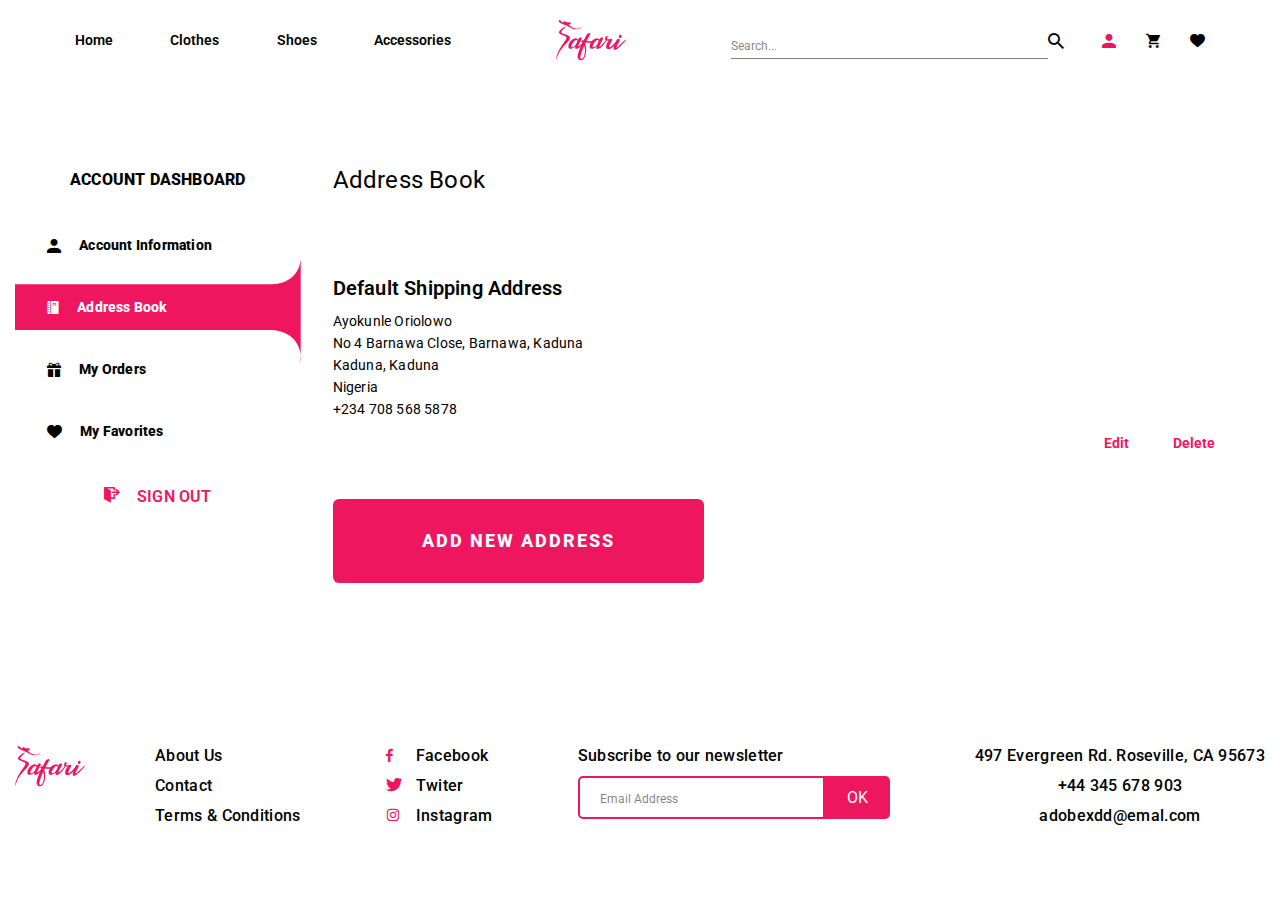
<file: account-adress-book.html>
<!DOCTYPE html>
<html lang="ru">

<head>
	<title>Address-book</title>
	<meta charset="UTF-8">
	<meta name="format-detection" content="telephone=no">
	<!-- <style>body{opacity: 0;}</style> -->
	<link rel="stylesheet" href="css/style.min.css?_v=20220412120131">
	<link rel="shortcut icon" href="favicon.ico">
	<!-- <meta name="robots" content="noindex, nofollow"> -->
	<meta name="viewport" content="width=device-width, initial-scale=1.0">
</head>

<body>
	<div class="wrapper">
		<header class="header">
			<div class=" header__container_small">
				<a href="index.html" class="header__mobile-small-logo"><img src="img/header/Logo.svg" alt="LOGO"></a>
				<div class="header__body">
					<div class="header__row-left header__row-left_column ">
						<nav class="header__nav mune-header">
							<ul class="mune-header__list mune-header__list_column">
								<li class="mune-header__item "><a href="index.html" class="mune-header__link ">Home</a>
								</li>
								<li class="mune-header__item"><a href="clothes.html" class="mune-header__link">Clothes</a></li>
								<li class="mune-header__item"><a href="shoes.html" class="mune-header__link">Shoes</a></li>
								<li class="mune-header__item"><a href="accessories.html"
										class="mune-header__link">Accessories</a>
								</li>
							</ul>
						</nav>
					</div>
					<a href="index.html" class="header__logo"><img src="img/header/Logo.svg" alt="LOGO"></a>
					<div class="header__row-right ">
						<form action="#" class="from-header from-header__search">
							<input autocomplete="off" type="search" name="form[]" data-error="Ошибка" placeholder="Search..."
								class="from-header__input">
							<button class="from-header__btn _icon-sherach"></button>
						</form>
						<nav class="header__nav mune-header">
							<ul class="mune-header__list ">
								<li class="mune-header__item "><a href="account-information.html"
										class="mune-header__link _icon-profile mune-header__link_icon"></a>
								</li>
								<li class="mune-header__item "><a href="cart.html"
										class="mune-header__link _icon-cart-shop"></a></li>
								<li class="mune-header__item "><a href="account-my-favorites.html"
										class="mune-header__link _icon-favorite"></a></li>
							</ul>
						</nav>
					</div>
				</div>
				<button type="button" class="header__icon icon-menu"><span></span></button>
			</div>
		</header>
		<main class="page">
			<div class="page__account account">
				<div class="account__bg"></div>
				<button type="submit" class="account__burger-button ">ACCOUNT DASHBOARD</button>
				<div class="account__container">
					<div class="account__sidebar sidebar-acc">
						<button type="submit" class="sidebar-acc__btn">Close</button>
						<nav class="sidebar-acc__nav">
							<h3 class="sidebar-acc__title">ACCOUNT DASHBOARD</h3>
							<div class="sidebar-acc__body mune-acc">
								<ul class="mune-acc mune-acc__list">
									<li class="mune-acc__item "><a class="mune-acc__link  _icon-profile"
											href="account-information.html">Account
											Information</a>
									</li>
									<li class="mune-acc__item"><a
											class="mune-acc__link mune-acc__link_selected _icon-address-book" href="">Address
											Book</a>
										<div class="mune-acc__img"><img src="img/account/decor.svg" alt="decor">
										</div>
									</li>
									<li class="mune-acc__item"><a class="mune-acc__link _icon-my-orders"
											href="account-orders.html">My Orders</a>
									</li>
									<li class="mune-acc__item"><a class="mune-acc__link _icon-favorite"
											href="account-my-favorites.html">My Favorites</a>
									</li>

								</ul>
							</div>
							<a href="user-sign-in-create-acc.html" class="sidebar-acc__sing-out _icon-sing-out">SIGN OUT</a>
						</nav>
					</div>
					<div class="account__body">
						<h2 class="account__title">Address Book</h2>
						<div class="account__address-book book-address">
							<h3 class="book-address__title">Default Shipping Address</h3>
							<ul class="book-address__info-user-contact">
								<li class="book-address__item">Ayokunle Oriolowo</li>
								<li class="book-address__item">No 4 Barnawa Close, Barnawa, Kaduna</li>
								<li class="book-address__item">Kaduna, Kaduna</li>
								<li class="book-address__item">Nigeria</li>
								<li class="book-address__item">+234 708 568 5878</li>
							</ul>
							<div class="book-address__bnts-ed-del">
								<button type="submit" class="book-address__button">Edit</button>
								<button type="submit" class="book-address__button">Delete</button>
							</div>
							<button type="submit" class="button">ADD NEW ADDRESS</button>
						</div>
					</div>
				</div>
			</div>


		</main>
		<footer class="footer">
			<div class="footer__container">
				<div class="footer__body">
					<a href="" class="footer__logo"><img src="img/header/Logo.svg" alt="LOGO"></a>
					<div class="footer__nav-block menu-footer">
						<nav class="menu-footer__body">
							<ul class="menu-footer__list">
								<li class="menu-footer__item">
									<a href="" class="menu-footer__link">About Us</a>
								</li>
								<li class="menu-footer__item">
									<a href="" class="menu-footer__link">Contact</a>
								</li>
								<li class="menu-footer__item">
									<a href="" class="menu-footer__link">Terms & Conditions</a>
								</li>
							</ul>
						</nav>
					</div>
					<div class="footer__social menu-footer">
						<nav class="menu-footer-block__body">
							<ul class="menu-footer__list">
								<li class="menu-footer__item "><a href=""
										class="menu-footer__link menu-footer__link_icon _icon-facebook ">Facebook</a>
								</li>
								<li class="menu-footer__item "><a href=""
										class="menu-footer__link menu-footer__link_icon _icon-twitter ">Twiter</a></li>
								<li class="menu-footer__item "><a href=""
										class="menu-footer__link menu-footer__link_icon _icon-instagram ">Instagram</a>
								</li>
							</ul>
						</nav>
					</div>
					<form class="footer__sub subscribe-block">
						<label for="" class="subscribe-block__label">Subscribe to our newsletter</label>
						<div class="subscribe-block__block-input">
							<input autocomplete="off" required type="email" name="form[]" data-error="Ошибка"
								placeholder="Email Address" class="subscribe-block__input">
							<button type="submit" class="subscribe-block__button">OK</button>
						</div>
					</form>
					<div class="footer__contacts contacts-footer">
						<div class="contacts-footer__address">497 Evergreen Rd. Roseville, CA 95673</div>
						<div class="contacts-footer__tel"><a href="">+44 345 678 903</a></div>
						<div class="contacts-footer__email">adobexdd@emal.com</div>
					</div>
				</div>
			</div>
		</footer>
	</div>
	<!-- 
<div id="popup" aria-hidden="true" class="popup">
	<div class="popup__wrapper">
		<div class="popup__content">
			<button data-close type="button" class="popup__close">Закрыть</button>
			<div class="popup__text">
			</div>
		</div>
	</div>
</div>
 -->

	<script src="js/app.min.js?_v=20220412120131"></script>
</body>

</html>
</file>
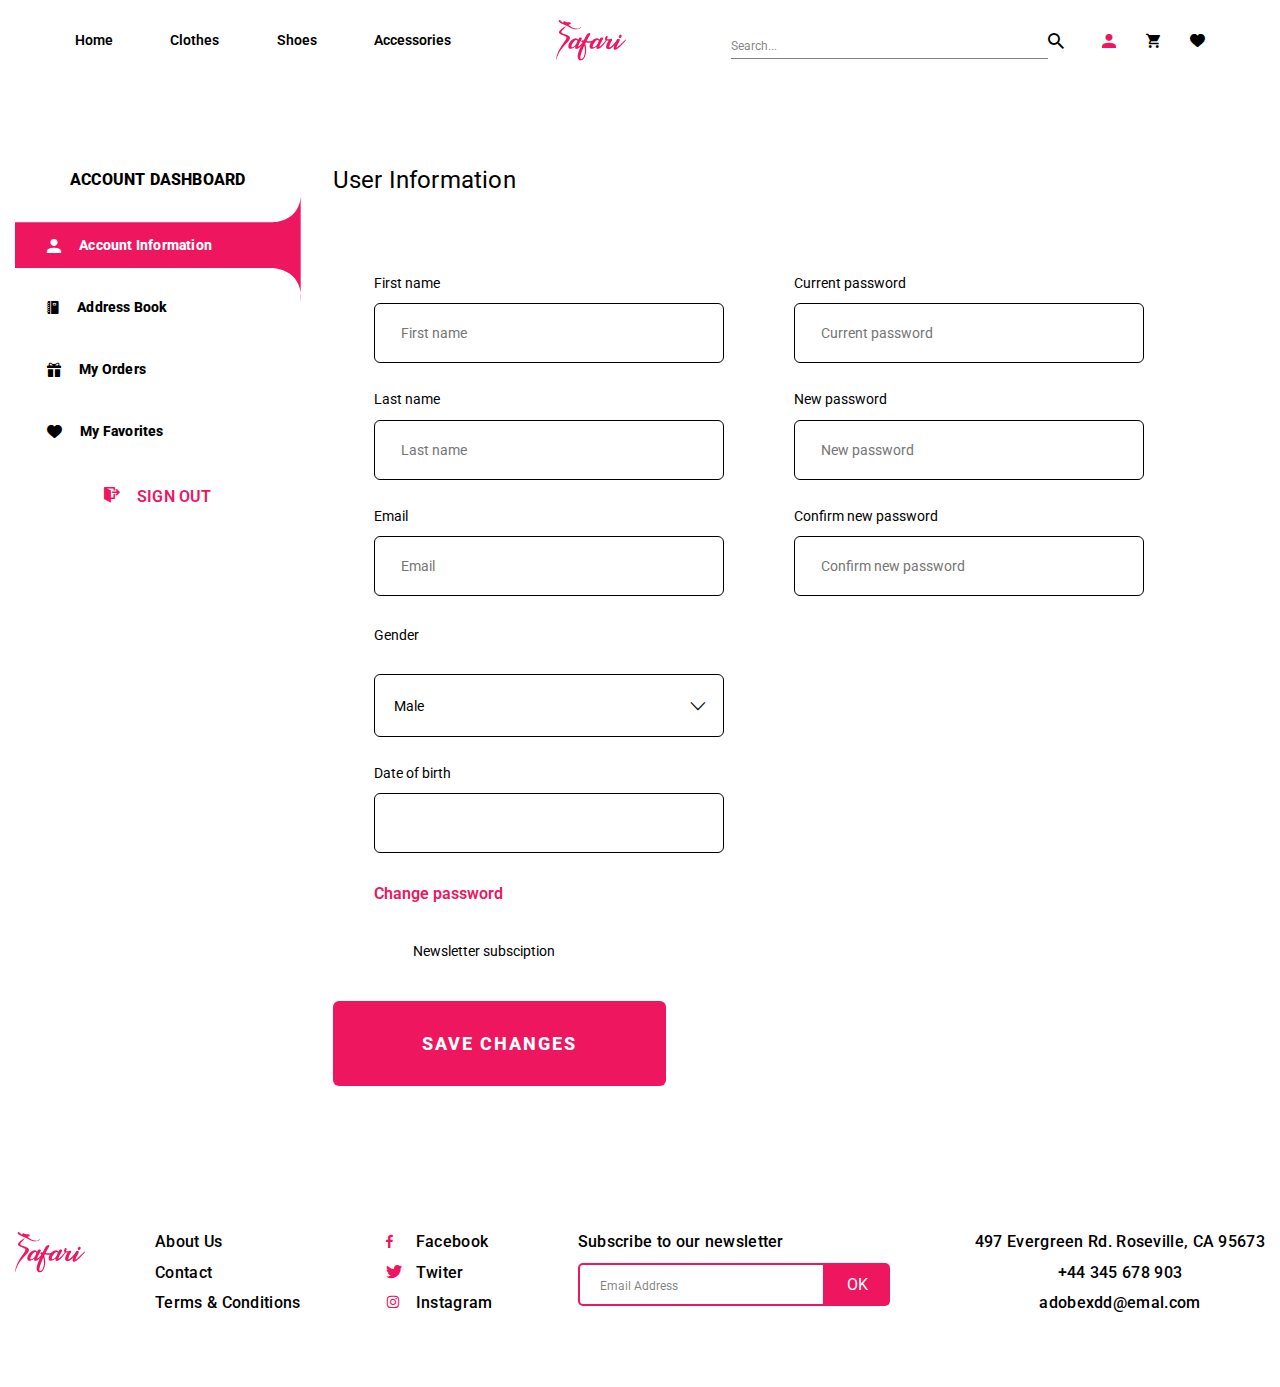
<file: account-information.html>
<!DOCTYPE html>
<html lang="ru">

<head>
	<title>Аccount</title>
	<meta charset="UTF-8">
	<meta name="format-detection" content="telephone=no">
	<!-- <style>body{opacity: 0;}</style> -->
	<link rel="stylesheet" href="css/style.min.css?_v=20220412120131">
	<link rel="shortcut icon" href="favicon.ico">
	<!-- <meta name="robots" content="noindex, nofollow"> -->
	<meta name="viewport" content="width=device-width, initial-scale=1.0">
</head>

<body>
	<div class="wrapper">
		<header class="header">
			<div class=" header__container_small">
				<a href="index.html" class="header__mobile-small-logo"><img src="img/header/Logo.svg" alt="LOGO"></a>
				<div class="header__body">
					<div class="header__row-left header__row-left_column ">
						<nav class="header__nav mune-header">
							<ul class="mune-header__list mune-header__list_column">
								<li class="mune-header__item "><a href="index.html" class="mune-header__link ">Home</a>
								</li>
								<li class="mune-header__item"><a href="clothes.html" class="mune-header__link">Clothes</a></li>
								<li class="mune-header__item"><a href="shoes.html" class="mune-header__link">Shoes</a></li>
								<li class="mune-header__item"><a href="accessories.html"
										class="mune-header__link">Accessories</a>
								</li>
							</ul>
						</nav>
					</div>
					<a href="index.html" class="header__logo"><img src="img/header/Logo.svg" alt="LOGO"></a>
					<div class="header__row-right ">
						<form action="#" class="from-header from-header__search">
							<input autocomplete="off" type="search" name="form[]" data-error="Ошибка" placeholder="Search..."
								class="from-header__input">
							<button class="from-header__btn _icon-sherach"></button>
						</form>
						<nav class="header__nav mune-header">
							<ul class="mune-header__list ">
								<li class="mune-header__item "><a href="account-information.html"
										class="mune-header__link _icon-profile mune-header__link_icon"></a>
								</li>
								<li class="mune-header__item "><a href="cart.html"
										class="mune-header__link _icon-cart-shop"></a></li>
								<li class="mune-header__item "><a href="account-my-favorites.html"
										class="mune-header__link _icon-favorite"></a></li>
							</ul>
						</nav>
					</div>
				</div>
				<button type="button" class="header__icon icon-menu"><span></span></button>
			</div>
		</header>
		<main class="page">

			<div class="page__account account">
				<div class="account__bg"></div>
				<button type="submit" class="account__burger-button ">ACCOUNT DASHBOARD</button>
				<div class="account__container ">
					<div class="account__sidebar sidebar-acc">
						<button type="submit" class="sidebar-acc__btn">Close</button>
						<nav class="sidebar-acc__nav">
							<h3 class="sidebar-acc__title">ACCOUNT DASHBOARD</h3>
							<div class="sidebar-acc__body mune-acc">
								<ul class="mune-acc mune-acc__list">
									<li class="mune-acc__item "><a class="mune-acc__link mune-acc__link_selected  _icon-profile"
											href="account-information.html">Account
											Information</a>
										<div class="mune-acc__img"><img src="img/account/decor.svg" alt="decor">
										</div>
									</li>
									<li class="mune-acc__item"><a class="mune-acc__link _icon-address-book"
											href="account-adress-book.html">Address
											Book</a></li>
									<li class="mune-acc__item"><a class="mune-acc__link _icon-my-orders"
											href="account-orders.html">My Orders</a>
									</li>
									<li class="mune-acc__item"><a class="mune-acc__link _icon-favorite"
											href="account-my-favorites.html">My Favorites</a>
									</li>
								</ul>
							</div>
							<a href="user-sign-in-create-acc.html" class="sidebar-acc__sing-out _icon-sing-out">SIGN OUT</a>
						</nav>
					</div>
					<div class="account__body">
						<h2 class="account__title">User Information</h2>
						<form action="#" class="info-form__acc-form form-block">
							<div class="form-block__items form-block__items_two-column">
								<div class="form-block__item">
									<div class=" form-block__block-input input-block">
										<label for="" class="input-block__label">First name</label>
										<input autocomplete="off" type="text" name="form[]" data-error="Ошибка"
											placeholder="First name" class="input-block__inp input-block__inp_acc-info input">
									</div>
									<div class=" form-block__block-input input-block">
										<label for="" class="input-block__label">Last name</label>
										<input autocomplete="off" type="text" name="form[]" data-error="Ошибка"
											placeholder="Last name" class="input-block__inp ">
									</div>
									<div class=" form-block__block-input input-block">
										<label for="" class="input-block__label">Email</label>
										<input autocomplete="off" placeholder="Email" type="text" name="form[]"
											data-error="Ошибка" class="input-block__inp">
									</div>
									<div class=" form-block__select">
										<label for="" class="input-block__label">Gender</label>
										<select name="form[]" class="form">
											<option value="1" selected>Male</option>
											<option value="2">Female</option>

										</select>
									</div>
									<div class=" form-block__block-input input-block">
										<label for="" class="input-block__label">Date of birth</label>
										<input autocomplete="off" data-calendar type="text" name="form[]" data-error="Ошибка"
											class="input-block__inp">
									</div>
									<div class=" form-block__block-input">
										<a href="" class="form-block__link-change-pass">Change password</a>
									</div>
									<div class=" form-block__block-input">
										<div class="checkbox">
											<input id="c_1" data-error="Ошибка" class="checkbox__input" type="checkbox" value="1"
												name="form[]">
											<label for="c_1" class="checkbox__label"><span class="checkbox__text">Newsletter
													subsciption</span></label>
										</div>
									</div>
								</div>
								<div class="form-block__item">
									<div class=" form-block__block-input input-block">
										<label for="" class="input-block__label">Current password</label>
										<input autocomplete="off" type="password" name="form[]" data-error="Ошибка"
											placeholder="Current password" class="input-block__inp">
									</div>
									<div class=" form-block__block-input input-block">
										<label for="" class="input-block__label">New password</label>
										<input autocomplete="off" type="password" name="form[]" data-error="Ошибка"
											placeholder="New password" class="input-block__inp">
									</div>
									<div class=" form-block__block-input input-block">
										<label for="" class="input-block__label">Confirm new password</label>
										<input autocomplete="off" type="password" name="form[]" data-error="Ошибка"
											placeholder="Confirm new password" class="input-block__inp">
									</div>
								</div>
							</div>
							<button type="submit" class="button">save changes</button>
						</form>
					</div>
				</div>
			</div>


		</main>
		<footer class="footer">
			<div class="footer__container">
				<div class="footer__body">
					<a href="" class="footer__logo"><img src="img/header/Logo.svg" alt="LOGO"></a>
					<div class="footer__nav-block menu-footer">
						<nav class="menu-footer__body">
							<ul class="menu-footer__list">
								<li class="menu-footer__item">
									<a href="" class="menu-footer__link">About Us</a>
								</li>
								<li class="menu-footer__item">
									<a href="" class="menu-footer__link">Contact</a>
								</li>
								<li class="menu-footer__item">
									<a href="" class="menu-footer__link">Terms & Conditions</a>
								</li>
							</ul>
						</nav>
					</div>
					<div class="footer__social menu-footer">
						<nav class="menu-footer-block__body">
							<ul class="menu-footer__list">
								<li class="menu-footer__item "><a href=""
										class="menu-footer__link menu-footer__link_icon _icon-facebook ">Facebook</a>
								</li>
								<li class="menu-footer__item "><a href=""
										class="menu-footer__link menu-footer__link_icon _icon-twitter ">Twiter</a></li>
								<li class="menu-footer__item "><a href=""
										class="menu-footer__link menu-footer__link_icon _icon-instagram ">Instagram</a>
								</li>
							</ul>
						</nav>
					</div>
					<form class="footer__sub subscribe-block">
						<label for="" class="subscribe-block__label">Subscribe to our newsletter</label>
						<div class="subscribe-block__block-input">
							<input autocomplete="off" required type="email" name="form[]" data-error="Ошибка"
								placeholder="Email Address" class="subscribe-block__input">
							<button type="submit" class="subscribe-block__button">OK</button>
						</div>
					</form>
					<div class="footer__contacts contacts-footer">
						<div class="contacts-footer__address">497 Evergreen Rd. Roseville, CA 95673</div>
						<div class="contacts-footer__tel"><a href="">+44 345 678 903</a></div>
						<div class="contacts-footer__email">adobexdd@emal.com</div>
					</div>
				</div>
			</div>
		</footer>
	</div>
	<!-- 
<div id="popup" aria-hidden="true" class="popup">
	<div class="popup__wrapper">
		<div class="popup__content">
			<button data-close type="button" class="popup__close">Закрыть</button>
			<div class="popup__text">
			</div>
		</div>
	</div>
</div>
 -->

	<script src="js/app.min.js?_v=20220412120131"></script>
</body>

</html>
</file>
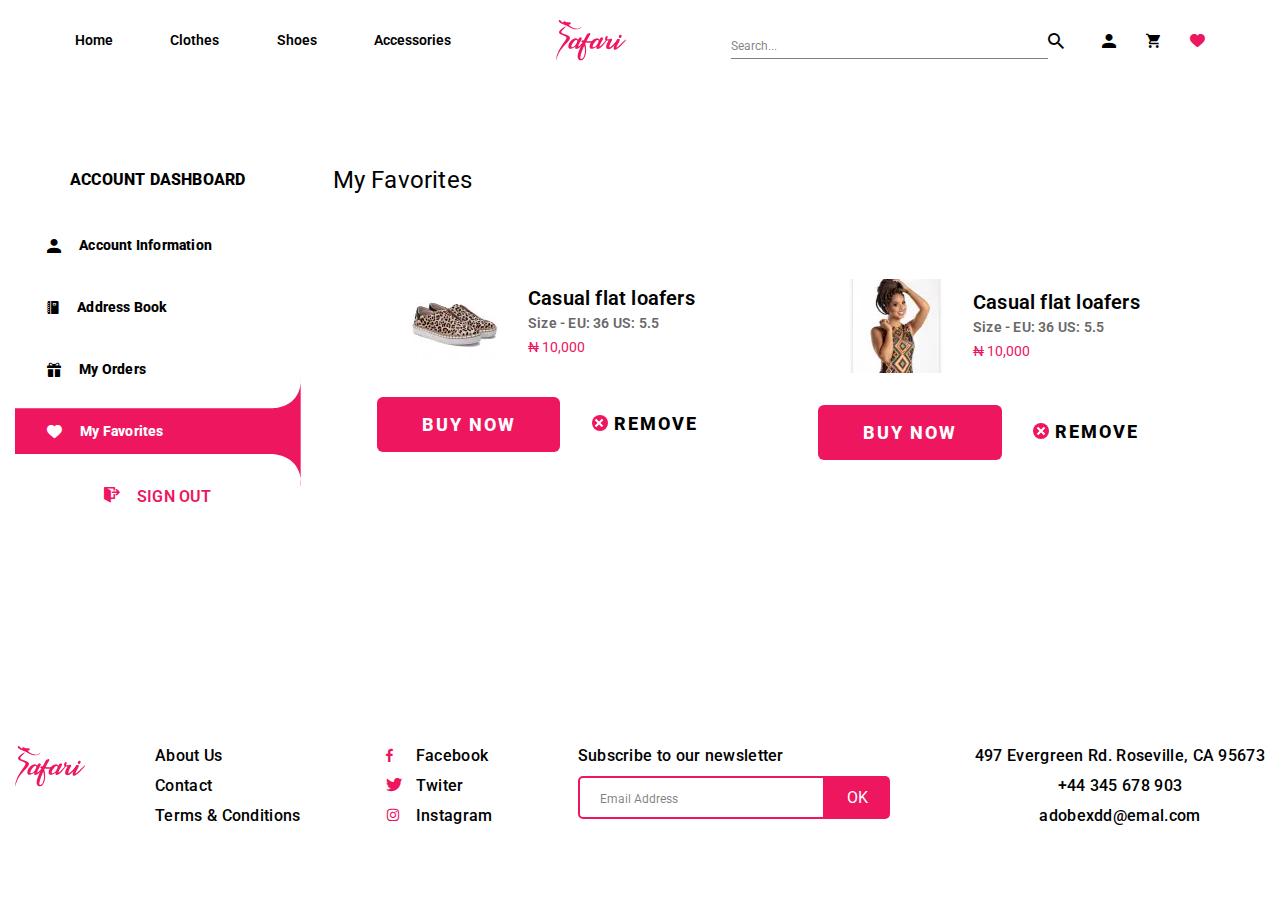
<file: account-my-favorites.html>
<!DOCTYPE html>
<html lang="ru">

<head>
	<title>My Favorites</title>
	<meta charset="UTF-8">
	<meta name="format-detection" content="telephone=no">
	<!-- <style>body{opacity: 0;}</style> -->
	<link rel="stylesheet" href="css/style.min.css?_v=20220412120131">
	<link rel="shortcut icon" href="favicon.ico">
	<!-- <meta name="robots" content="noindex, nofollow"> -->
	<meta name="viewport" content="width=device-width, initial-scale=1.0">
</head>

<body>
	<div class="wrapper">
		<header class="header">
			<div class=" header__container_small">
				<a href="index.html" class="header__mobile-small-logo"><img src="img/header/Logo.svg" alt="LOGO"></a>
				<div class="header__body">
					<div class="header__row-left header__row-left_column ">
						<nav class="header__nav mune-header">
							<ul class="mune-header__list mune-header__list_column">
								<li class="mune-header__item "><a href="index.html" class="mune-header__link ">Home</a>
								</li>
								<li class="mune-header__item"><a href="clothes.html" class="mune-header__link">Clothes</a></li>
								<li class="mune-header__item"><a href="shoes.html" class="mune-header__link">Shoes</a></li>
								<li class="mune-header__item"><a href="accessories.html"
										class="mune-header__link">Accessories</a>
								</li>
							</ul>
						</nav>
					</div>
					<a href="index.html" class="header__logo"><img src="img/header/Logo.svg" alt="LOGO"></a>
					<div class="header__row-right ">
						<form action="#" class="from-header from-header__search">
							<input autocomplete="off" type="search" name="form[]" data-error="Ошибка" placeholder="Search..."
								class="from-header__input">
							<button class="from-header__btn _icon-sherach"></button>
						</form>
						<nav class="header__nav mune-header">
							<ul class="mune-header__list ">
								<li class="mune-header__item "><a href="account-information.html"
										class="mune-header__link _icon-profile "></a>
								</li>
								<li class="mune-header__item "><a href="cart.html"
										class="mune-header__link _icon-cart-shop"></a></li>
								<li class="mune-header__item "><a href="account-my-favorites.html"
										class="mune-header__link _icon-favorite mune-header__link_icon"></a></li>
							</ul>
						</nav>
					</div>
				</div>
				<button type="button" class="header__icon icon-menu"><span></span></button>
			</div>
		</header>
		<main class="page">
			<div class="page__account account">
				<div class="account__bg"></div>
				<button type="submit" class="account__burger-button ">ACCOUNT DASHBOARD</button>
				<div class="account__container">
					<div class="account__sidebar sidebar-acc">
						<button type="submit" class="sidebar-acc__btn">Close</button>
						<nav class="sidebar-acc__nav">
							<h3 class="sidebar-acc__title">ACCOUNT DASHBOARD</h3>
							<div class="sidebar-acc__body mune-acc">
								<ul class="mune-acc mune-acc__list">
									<li class="mune-acc__item "><a class="mune-acc__link  _icon-profile"
											href="account-information.html">Account
											Information</a>
									</li>
									<li class="mune-acc__item"><a class="mune-acc__link  _icon-address-book" href="">Address
											Book</a>

									</li>
									<li class="mune-acc__item"><a class="mune-acc__link _icon-my-orders"
											href="account-orders.html">My Orders</a>
									</li>
									<li class="mune-acc__item"><a class="mune-acc__link mune-acc__link_selected _icon-favorite"
											href="">My Favorites</a>
										<div class="mune-acc__img"><img src="img/account/decor.svg" alt="decor">
										</div>
									</li>

								</ul>
							</div>
							<a href="user-sign-in-create-acc.html" class="sidebar-acc__sing-out _icon-sing-out">SIGN OUT</a>
						</nav>
					</div>
					<div class="account__body">
						<h2 class="account__title">My Favorites</h2>
						<div class="account__favorites favorites">
							<div class="favorites__items">
								<div class="favorites__item">
									<div class="product-favaorite">
										<a href="" class="product-favaorite__img">
											<picture>
												<source srcset="img/account/my-orders/01.webp" type="image/webp"><img
													src="img/account/my-orders/01.jpg" alt="my-orders">
											</picture>
										</a>
										<div class="product-favaorite__body">
											<a href class="product-favaorite__name">Casual flat loafers</a>
											<div class="product-favaorite__size">Size - EU: 36 US: 5.5</div>
											<div class="product-favaorite__price">₦ 10,000</div>
										</div>
									</div>
									<div class="favorites__buttons">
										<button type="submit" class="button">BUY NOW</button>
										<button type="submit" class="button button_white"><span
												class="favorites__btn-remove"></span> REMOVE</button>
									</div>
								</div>
								<div class="favorites__item">
									<div class="product-favaorite">
										<a href="" class="product-favaorite__img">
											<picture>
												<source srcset="img/account/my-orders/02.webp" type="image/webp"><img
													src="img/account/my-orders/02.jpg" alt="my-orders">
											</picture>
										</a>
										<div class="product-favaorite__body">
											<a href class="product-favaorite__name">Casual flat loafers</a>
											<div class="product-favaorite__size">Size - EU: 36 US: 5.5</div>
											<div class="product-favaorite__price">₦ 10,000</div>
										</div>
									</div>
									<div class="favorites__buttons">
										<button type="submit" class="button">BUY NOW</button>
										<button type="submit" class="button button_white"><span
												class="favorites__btn-remove"></span> REMOVE</button>
									</div>
								</div>
							</div>
						</div>
					</div>
				</div>
			</div>


		</main>
		<footer class="footer">
			<div class="footer__container">
				<div class="footer__body">
					<a href="" class="footer__logo"><img src="img/header/Logo.svg" alt="LOGO"></a>
					<div class="footer__nav-block menu-footer">
						<nav class="menu-footer__body">
							<ul class="menu-footer__list">
								<li class="menu-footer__item">
									<a href="" class="menu-footer__link">About Us</a>
								</li>
								<li class="menu-footer__item">
									<a href="" class="menu-footer__link">Contact</a>
								</li>
								<li class="menu-footer__item">
									<a href="" class="menu-footer__link">Terms & Conditions</a>
								</li>
							</ul>
						</nav>
					</div>
					<div class="footer__social menu-footer">
						<nav class="menu-footer-block__body">
							<ul class="menu-footer__list">
								<li class="menu-footer__item "><a href=""
										class="menu-footer__link menu-footer__link_icon _icon-facebook ">Facebook</a>
								</li>
								<li class="menu-footer__item "><a href=""
										class="menu-footer__link menu-footer__link_icon _icon-twitter ">Twiter</a></li>
								<li class="menu-footer__item "><a href=""
										class="menu-footer__link menu-footer__link_icon _icon-instagram ">Instagram</a>
								</li>
							</ul>
						</nav>
					</div>
					<form class="footer__sub subscribe-block">
						<label for="" class="subscribe-block__label">Subscribe to our newsletter</label>
						<div class="subscribe-block__block-input">
							<input autocomplete="off" required type="email" name="form[]" data-error="Ошибка"
								placeholder="Email Address" class="subscribe-block__input">
							<button type="submit" class="subscribe-block__button">OK</button>
						</div>
					</form>
					<div class="footer__contacts contacts-footer">
						<div class="contacts-footer__address">497 Evergreen Rd. Roseville, CA 95673</div>
						<div class="contacts-footer__tel"><a href="">+44 345 678 903</a></div>
						<div class="contacts-footer__email">adobexdd@emal.com</div>
					</div>
				</div>
			</div>
		</footer>
	</div>
	<!-- 
<div id="popup" aria-hidden="true" class="popup">
	<div class="popup__wrapper">
		<div class="popup__content">
			<button data-close type="button" class="popup__close">Закрыть</button>
			<div class="popup__text">
			</div>
		</div>
	</div>
</div>
 -->

	<script src="js/app.min.js?_v=20220412120131"></script>
</body>

</html>
</file>
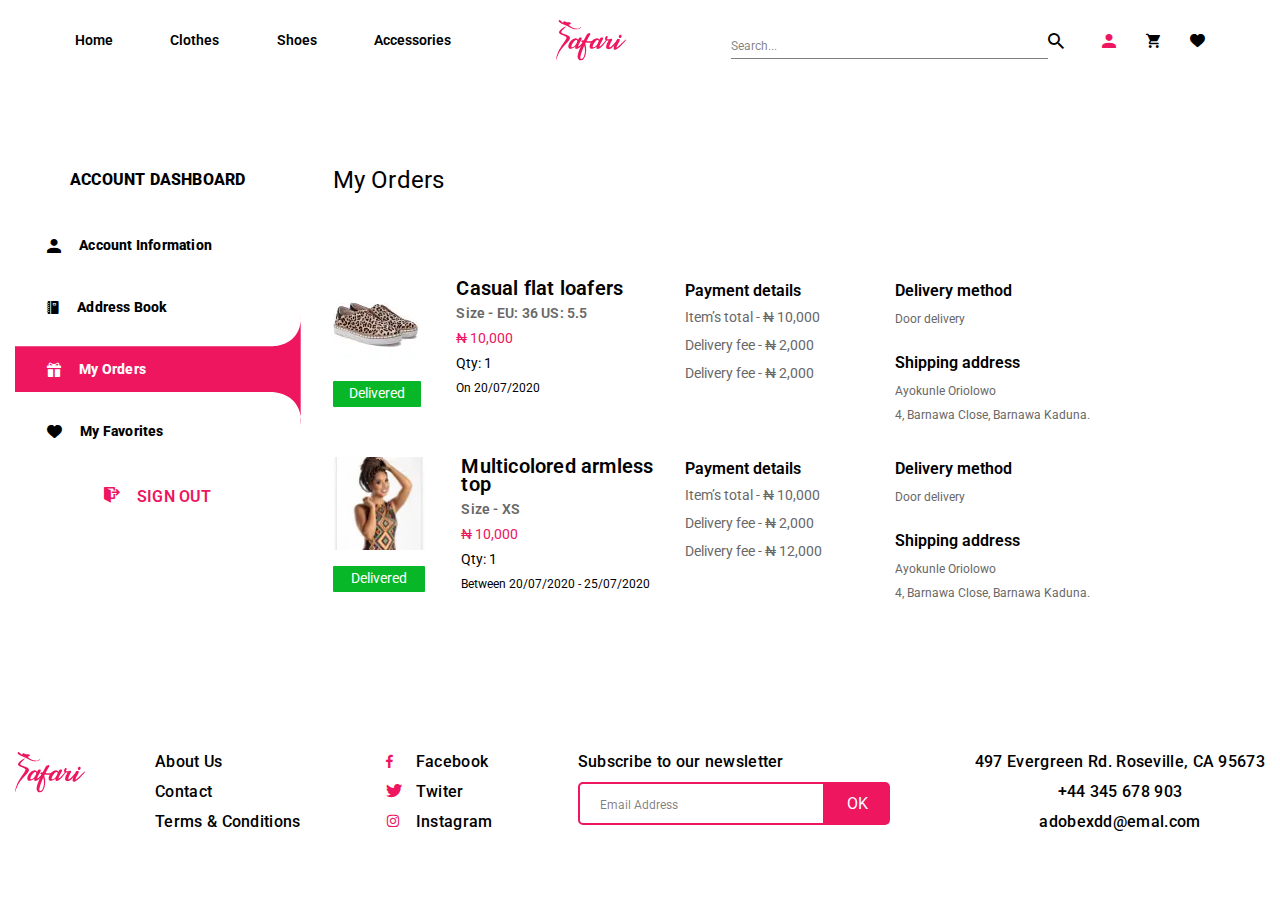
<file: account-orders.html>
<!DOCTYPE html>
<html lang="ru">

<head>
	<title>My Orders</title>
	<meta charset="UTF-8">
	<meta name="format-detection" content="telephone=no">
	<!-- <style>body{opacity: 0;}</style> -->
	<link rel="stylesheet" href="css/style.min.css?_v=20220412120131">
	<link rel="shortcut icon" href="favicon.ico">
	<!-- <meta name="robots" content="noindex, nofollow"> -->
	<meta name="viewport" content="width=device-width, initial-scale=1.0">
</head>

<body>
	<div class="wrapper">
		<header class="header">
			<div class=" header__container_small">
				<a href="index.html" class="header__mobile-small-logo"><img src="img/header/Logo.svg" alt="LOGO"></a>
				<div class="header__body">
					<div class="header__row-left header__row-left_column ">
						<nav class="header__nav mune-header">
							<ul class="mune-header__list mune-header__list_column">
								<li class="mune-header__item "><a href="index.html" class="mune-header__link">Home</a>
								</li>
								<li class="mune-header__item"><a href="clothes.html" class="mune-header__link">Clothes</a></li>
								<li class="mune-header__item"><a href="shoes.html" class="mune-header__link">Shoes</a></li>
								<li class="mune-header__item"><a href="accessories.html"
										class="mune-header__link">Accessories</a>
								</li>
							</ul>
						</nav>
					</div>
					<a href="index.html" class="header__logo"><img src="img/header/Logo.svg" alt="LOGO"></a>
					<div class="header__row-right ">
						<form action="#" class="from-header from-header__search">
							<input autocomplete="off" type="search" name="form[]" data-error="Ошибка" placeholder="Search..."
								class="from-header__input">
							<button class="from-header__btn _icon-sherach"></button>
						</form>
						<nav class="header__nav mune-header">
							<ul class="mune-header__list ">
								<li class="mune-header__item "><a href="account-information.html"
										class="mune-header__link _icon-profile mune-header__link_icon"></a>
								</li>
								<li class="mune-header__item "><a href="cart.html"
										class="mune-header__link _icon-cart-shop"></a></li>
								<li class="mune-header__item "><a href="account-my-favorites.html"
										class="mune-header__link _icon-favorite"></a></li>
							</ul>
						</nav>
					</div>
				</div>
				<button type="button" class="header__icon icon-menu"><span></span></button>
			</div>
		</header>
		<main class="page">
			<div class="page__account account">
				<div class="account__bg"></div>
				<button type="submit" class="account__burger-button ">ACCOUNT DASHBOARD</button>
				<div class="account__container">
					<div class="account__sidebar sidebar-acc">
						<button type="submit" class="sidebar-acc__btn">Close</button>
						<nav class="sidebar-acc__nav">
							<h3 class="sidebar-acc__title">ACCOUNT DASHBOARD</h3>
							<div class="sidebar-acc__body mune-acc">
								<ul class="mune-acc mune-acc__list">
									<li class="mune-acc__item "><a class="mune-acc__link  _icon-profile"
											href="account-information.html">Account
											Information</a>
									</li>
									<li class="mune-acc__item"><a class="mune-acc__link  _icon-address-book"
											href="account-adress-book.html">Address
											Book</a>
									</li>
									<li class="mune-acc__item"><a class="mune-acc__link mune-acc__link_selected _icon-my-orders"
											href="">My Orders</a>
										<div class="mune-acc__img"><img src="img/account/decor.svg" alt="decor">
										</div>
									</li>
									<li class="mune-acc__item"><a class="mune-acc__link _icon-favorite"
											href="account-my-favorites.html">My Favorites</a>
									</li>
								</ul>
							</div>
							<a href="user-sign-in-create-acc.html" class="sidebar-acc__sing-out _icon-sing-out">SIGN OUT</a>
						</nav>
					</div>
					<div class="account__body">
						<h2 class="account__title">My Orders</h2>
						<div class="account__my-orders orders">

							<div class="orders__items">
								<div class="orders__item item-order">
									<div class="item-order__item product-column">
										<div class="product-column__block-right">
											<a href="" class="product-column__img">
												<picture>
													<source srcset="img/account/my-orders/01.webp" type="image/webp"><img
														src="img/account/my-orders/01.jpg" alt="">
												</picture>
											</a>
											<div class="product-column_md-delivery">Delivered</div>
										</div>
										<div class="product-column__body">
											<a href="" class="product-column__title">Casual flat loafers</a>
											<div class="product-column__size">Size - EU: 36 US: 5.5</div>
											<div class="product-column__price">₦ 10,000</div>
											<div class="product-column__qty">Qty: 1</div>
											<div class="product-column__date">On 20/07/2020</div>
										</div>

									</div>
									<div data-spollers="992,max" class="spollers">
										<div class="spollers__item">
											<button type="button" data-spoller class="spollers__title">Payment
												details</button>
											<div class="item-order payment-column">
												<div class="payment-column__title">Payment details</div>
												<div class="payment-column__product-total">Item’s total - ₦ 10,000 </div>
												<div class="payment-column__deliveryl">Delivery fee - ₦ 2,000 </div>
												<div class="payment-column__total">Delivery fee - ₦ 2,000 </div>
											</div>
										</div>
										<div class="spollers__item">
											<button type="button" data-spoller class="spollers__title">Delivery method & Shipping
												address</button>
											<div class="item-order del-ship-addr-column">
												<div class="del-ship-addr-column__delivery">
													<div class="del-ship-addr-column__title">Delivery method</div>
													<div class="del-ship-addr-column__text">Door delivery</div>
												</div>
												<div class="del-ship-addr-column__delivery">
													<div class="del-ship-addr-column__title">Shipping address</div>
													<div class="del-ship-addr-column__text">Ayokunle Oriolowo <br>
														4, Barnawa Close, Barnawa Kaduna.</div>
												</div>
											</div>
										</div>
									</div>
								</div>
								<div class="orders__item item-order">
									<div class="item-order__item product-column">
										<div class="product-column__block-right">
											<a href="" class="product-column__img">
												<picture>
													<source srcset="img/account/my-orders/02.webp" type="image/webp"><img
														src="img/account/my-orders/02.jpg" alt="">
												</picture>
											</a>
											<div class="product-column_md-delivery">Delivered</div>
										</div>
										<div class="product-column__body">
											<a href="" class="product-column__title">Multicolored armless top</a>
											<div class="product-column__size">Size - XS</div>
											<div class="product-column__price">₦ 10,000</div>
											<div class="product-column__qty">Qty: 1</div>
											<div class="product-column__date">Between 20/07/2020 - 25/07/2020</div>
										</div>

									</div>
									<div data-spollers="992,max" class="spollers">
										<div class="spollers__item">
											<button type="button" data-spoller class="spollers__title">Payment
												details</button>
											<div class="item-order payment-column">
												<div class="payment-column__title">Payment details</div>
												<div class="payment-column__product-total">Item’s total - ₦ 10,000 </div>
												<div class="payment-column__deliveryl">Delivery fee - ₦ 2,000 </div>
												<div class="payment-column__total">Delivery fee - ₦ 12,000 </div>
											</div>
										</div>
										<div class="spollers__item">
											<button type="button" data-spoller class="spollers__title">Delivery method & Shipping
												address</button>
											<div class="item-order del-ship-addr-column">
												<div class="del-ship-addr-column__delivery">
													<div class="del-ship-addr-column__title">Delivery method</div>
													<div class="del-ship-addr-column__text">Door delivery</div>
												</div>
												<div class="del-ship-addr-column__delivery">
													<div class="del-ship-addr-column__title">Shipping address</div>
													<div class="del-ship-addr-column__text">Ayokunle Oriolowo <br>
														4, Barnawa Close, Barnawa Kaduna.</div>
												</div>
											</div>
										</div>
									</div>
								</div>
							</div>
						</div>
					</div>
				</div>
			</div>


		</main>
		<footer class="footer">
			<div class="footer__container">
				<div class="footer__body">
					<a href="" class="footer__logo"><img src="img/header/Logo.svg" alt="LOGO"></a>
					<div class="footer__nav-block menu-footer">
						<nav class="menu-footer__body">
							<ul class="menu-footer__list">
								<li class="menu-footer__item">
									<a href="" class="menu-footer__link">About Us</a>
								</li>
								<li class="menu-footer__item">
									<a href="" class="menu-footer__link">Contact</a>
								</li>
								<li class="menu-footer__item">
									<a href="" class="menu-footer__link">Terms & Conditions</a>
								</li>
							</ul>
						</nav>
					</div>
					<div class="footer__social menu-footer">
						<nav class="menu-footer-block__body">
							<ul class="menu-footer__list">
								<li class="menu-footer__item "><a href=""
										class="menu-footer__link menu-footer__link_icon _icon-facebook ">Facebook</a>
								</li>
								<li class="menu-footer__item "><a href=""
										class="menu-footer__link menu-footer__link_icon _icon-twitter ">Twiter</a></li>
								<li class="menu-footer__item "><a href=""
										class="menu-footer__link menu-footer__link_icon _icon-instagram ">Instagram</a>
								</li>
							</ul>
						</nav>
					</div>
					<form class="footer__sub subscribe-block">
						<label for="" class="subscribe-block__label">Subscribe to our newsletter</label>
						<div class="subscribe-block__block-input">
							<input autocomplete="off" required type="email" name="form[]" data-error="Ошибка"
								placeholder="Email Address" class="subscribe-block__input">
							<button type="submit" class="subscribe-block__button">OK</button>
						</div>
					</form>
					<div class="footer__contacts contacts-footer">
						<div class="contacts-footer__address">497 Evergreen Rd. Roseville, CA 95673</div>
						<div class="contacts-footer__tel"><a href="">+44 345 678 903</a></div>
						<div class="contacts-footer__email">adobexdd@emal.com</div>
					</div>
				</div>
			</div>
		</footer>
	</div>
	<!-- 
<div id="popup" aria-hidden="true" class="popup">
	<div class="popup__wrapper">
		<div class="popup__content">
			<button data-close type="button" class="popup__close">Закрыть</button>
			<div class="popup__text">
			</div>
		</div>
	</div>
</div>
 -->

	<script src="js/app.min.js?_v=20220412120131"></script>
</body>

</html>
</file>
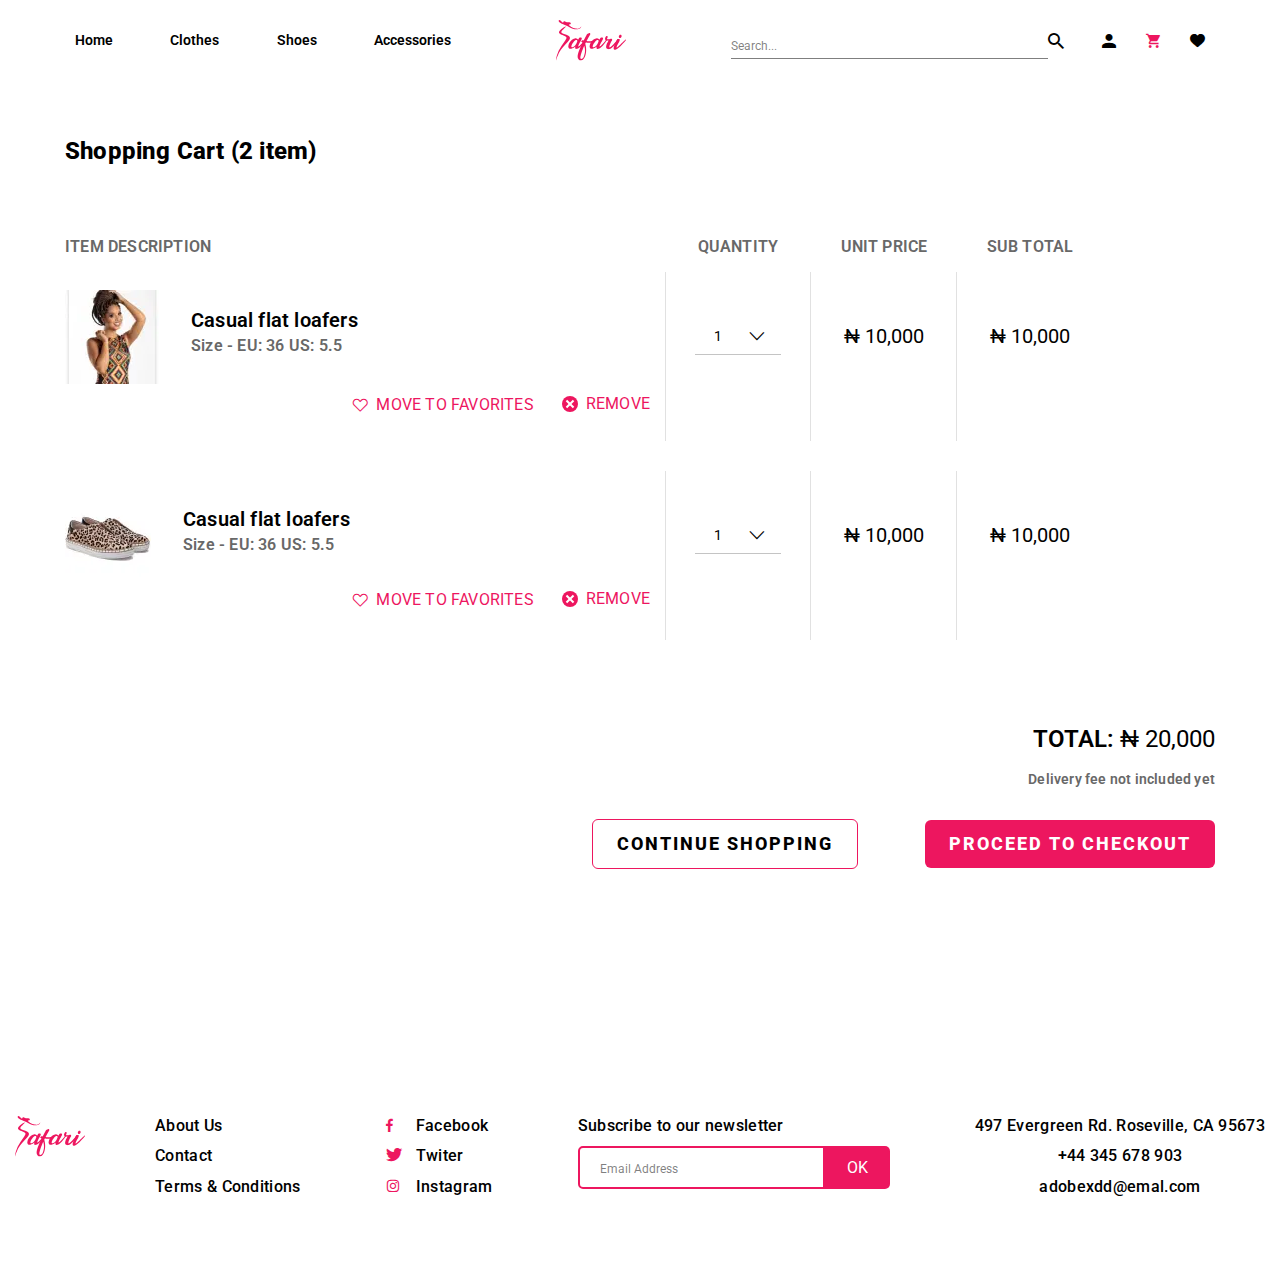
<file: cart.html>
<!DOCTYPE html>
<html lang="ru">

<head>
	<title>Shopping Cart</title>
	<meta charset="UTF-8">
	<meta name="format-detection" content="telephone=no">
	<!-- <style>body{opacity: 0;}</style> -->
	<link rel="stylesheet" href="css/style.min.css?_v=20220412120131">
	<link rel="shortcut icon" href="favicon.ico">
	<!-- <meta name="robots" content="noindex, nofollow"> -->
	<meta name="viewport" content="width=device-width, initial-scale=1.0">
</head>

<body>
	<div class="wrapper">
		<header class="header">
			<div class=" header__container_small">
				<a href="index.html" class="header__mobile-small-logo"><img src="img/header/Logo.svg" alt="LOGO"></a>
				<div class="header__body">
					<div class="header__row-left header__row-left_column ">
						<nav class="header__nav mune-header">
							<ul class="mune-header__list mune-header__list_column">
								<li class="mune-header__item "><a href="index.html" class="mune-header__link ">Home</a>
								</li>
								<li class="mune-header__item"><a href="clothes.html" class="mune-header__link">Clothes</a></li>
								<li class="mune-header__item"><a href="shoes.html" class="mune-header__link">Shoes</a></li>
								<li class="mune-header__item"><a href="accessories.html"
										class="mune-header__link">Accessories</a>
								</li>
							</ul>
						</nav>
					</div>
					<a href="index.html" class="header__logo"><img src="img/header/Logo.svg" alt="LOGO"></a>
					<div class="header__row-right ">
						<form action="#" class="from-header from-header__search">
							<input autocomplete="off" type="search" name="form[]" data-error="Ошибка" placeholder="Search..."
								class="from-header__input">
							<button class="from-header__btn _icon-sherach"></button>
						</form>
						<nav class="header__nav mune-header">
							<ul class="mune-header__list ">
								<li class="mune-header__item "><a href="account-information.html"
										class="mune-header__link _icon-profile "></a>
								</li>
								<li class="mune-header__item "><a href="cart.html"
										class="mune-header__link _icon-cart-shop mune-header__link_icon"></a></li>
								<li class="mune-header__item "><a href="account-my-favorites.html"
										class="mune-header__link _icon-favorite"></a></li>
							</ul>
						</nav>
					</div>
				</div>
				<button type="button" class="header__icon icon-menu"><span></span></button>
			</div>
		</header>
		<main class="page">
			<section class="page__cart cart-main">
				<div class="cart-main__container_small">
					<h3 class="cart-main__title">Shopping Cart (2 item)</h3>
					<div class="cart-main__body">
						<div class="cart-main__top-row row-top">
							<div class="row-top__item ">ITEM DESCRIPTION</div>
							<div class="row-top__item">QUANTITY</div>
							<div class="row-top__item">UNIT PRICE</div>
							<div class="row-top__item">SUB TOTAL</div>
						</div>
						<ul class="cart-main__items product-cart">
							<li class="product-cart__item">
								<div class="product-cart__block  ">
									<div class="product-cart__section-descript">
										<div class="product-cart__description">
											<a href="" class="product-cart__img">
												<picture>
													<source srcset="img/account/my-orders/02.webp" type="image/webp"><img
														src="img/account/my-orders/02.jpg" alt="my-orders">
												</picture>
											</a>
											<div class="product-cart__body">
												<a href class="product-cart__name">Casual flat loafers</a>
												<div class="product-cart__size">Size - EU: 36 US: 5.5</div>
												<div class="product-cart__value product-cart__value_m">UNIT PRICE: ₦ 10,000</div>
												<div class="product-cart__value product-cart__value_m">SUB TOTAL: ₦ 10,000</div>
											</div>
										</div>
										<div class="product-cart__buttons">
											<button type="submit"
												class="product-cart__btn button_white-cart _icon-add-favaorite">MOVE
												TO
												FAVORITES</button>
											<button type="submit"
												class="product-cart__btn product-cart__btn button_white-cart "><span></span>
												REMOVE</button>
										</div>
									</div>
									<div class="product-cart__section-qty">
										<select name="form[]" class="form">
											<option value="1" selected>1</option>
											<option value="2">2</option>
											<option value="3">3</option>
											<option value="4">4</option>
										</select>
									</div>
									<div class="product-cart__section-price">
										<div class="product-cart__value">₦ 10,000</div>
									</div>
									<div class="product-cart__section-total">
										<div class="product-cart__value">₦ 10,000</div>
									</div>
								</div>
							</li>
							<li class="product-cart__item">
								<div class="product-cart__block  ">
									<div class="product-cart__section-descript">
										<div class="product-cart__description">
											<a href="" class="product-cart__img">
												<picture>
													<source srcset="img/account/my-orders/01.webp" type="image/webp"><img
														src="img/account/my-orders/01.jpg" alt="my-orders">
												</picture>
											</a>
											<div class="product-cart__body">
												<a href class="product-cart__name">Casual flat loafers</a>
												<div class="product-cart__size">Size - EU: 36 US: 5.5</div>
												<div class="product-cart__value product-cart__value_m">UNIT PRICE: ₦ 10,000</div>
												<div class="product-cart__value product-cart__value_m">SUB TOTAL: ₦ 10,000</div>
											</div>
										</div>
										<div class="product-cart__buttons">
											<button type="submit"
												class="product-cart__btn button_white-cart _icon-add-favaorite">MOVE
												TO
												FAVORITES</button>
											<button type="submit"
												class="product-cart__btn product-cart__btn button_white-cart "><span></span>
												REMOVE</button>
										</div>
									</div>
									<div class="product-cart__section-qty">
										<select name="form[]" class="form">
											<option value="1" selected>1</option>
											<option value="2">2</option>
											<option value="3">3</option>
											<option value="4">4</option>
										</select>
									</div>
									<div class="product-cart__section-price">
										<div class="product-cart__value">₦ 10,000</div>
									</div>
									<div class="product-cart__section-total">
										<div class="product-cart__value">₦ 10,000</div>
									</div>
								</div>
							</li>
						</ul>
					</div>
					<div class="cart-main__footer footer-cart">
						<div class="footer-cart__info">
							<div class="footer-cart__sum-total">TOTAL: <span>₦ 20,000</spa>
							</div>
							<div class="footer-cart__text">Delivery fee not included yet</div>
						</div>
						<div class="footer-cart__btns">
							<button type="submit" class="footer-cart__btn button button_border">CONTINUE SHOPPING</button>
							<a href="shipping-details.html" class="footer-cart__btn button">PROCEED TO CHECKOUT</a>
						</div>
					</div>

				</div>
			</section>




		</main>
		<footer class="footer">
			<div class="footer__container">
				<div class="footer__body">
					<a href="" class="footer__logo"><img src="img/header/Logo.svg" alt="LOGO"></a>
					<div class="footer__nav-block menu-footer">
						<nav class="menu-footer__body">
							<ul class="menu-footer__list">
								<li class="menu-footer__item">
									<a href="" class="menu-footer__link">About Us</a>
								</li>
								<li class="menu-footer__item">
									<a href="" class="menu-footer__link">Contact</a>
								</li>
								<li class="menu-footer__item">
									<a href="" class="menu-footer__link">Terms & Conditions</a>
								</li>
							</ul>
						</nav>
					</div>
					<div class="footer__social menu-footer">
						<nav class="menu-footer-block__body">
							<ul class="menu-footer__list">
								<li class="menu-footer__item "><a href=""
										class="menu-footer__link menu-footer__link_icon _icon-facebook ">Facebook</a>
								</li>
								<li class="menu-footer__item "><a href=""
										class="menu-footer__link menu-footer__link_icon _icon-twitter ">Twiter</a></li>
								<li class="menu-footer__item "><a href=""
										class="menu-footer__link menu-footer__link_icon _icon-instagram ">Instagram</a>
								</li>
							</ul>
						</nav>
					</div>
					<form class="footer__sub subscribe-block">
						<label for="" class="subscribe-block__label">Subscribe to our newsletter</label>
						<div class="subscribe-block__block-input">
							<input autocomplete="off" required type="email" name="form[]" data-error="Ошибка"
								placeholder="Email Address" class="subscribe-block__input">
							<button type="submit" class="subscribe-block__button">OK</button>
						</div>
					</form>
					<div class="footer__contacts contacts-footer">
						<div class="contacts-footer__address">497 Evergreen Rd. Roseville, CA 95673</div>
						<div class="contacts-footer__tel"><a href="">+44 345 678 903</a></div>
						<div class="contacts-footer__email">adobexdd@emal.com</div>
					</div>
				</div>
			</div>
		</footer>
	</div>
	<!-- 
<div id="popup" aria-hidden="true" class="popup">
	<div class="popup__wrapper">
		<div class="popup__content">
			<button data-close type="button" class="popup__close">Закрыть</button>
			<div class="popup__text">
			</div>
		</div>
	</div>
</div>
 -->

	<script src="js/app.min.js?_v=20220412120131"></script>
</body>

</html>
</file>
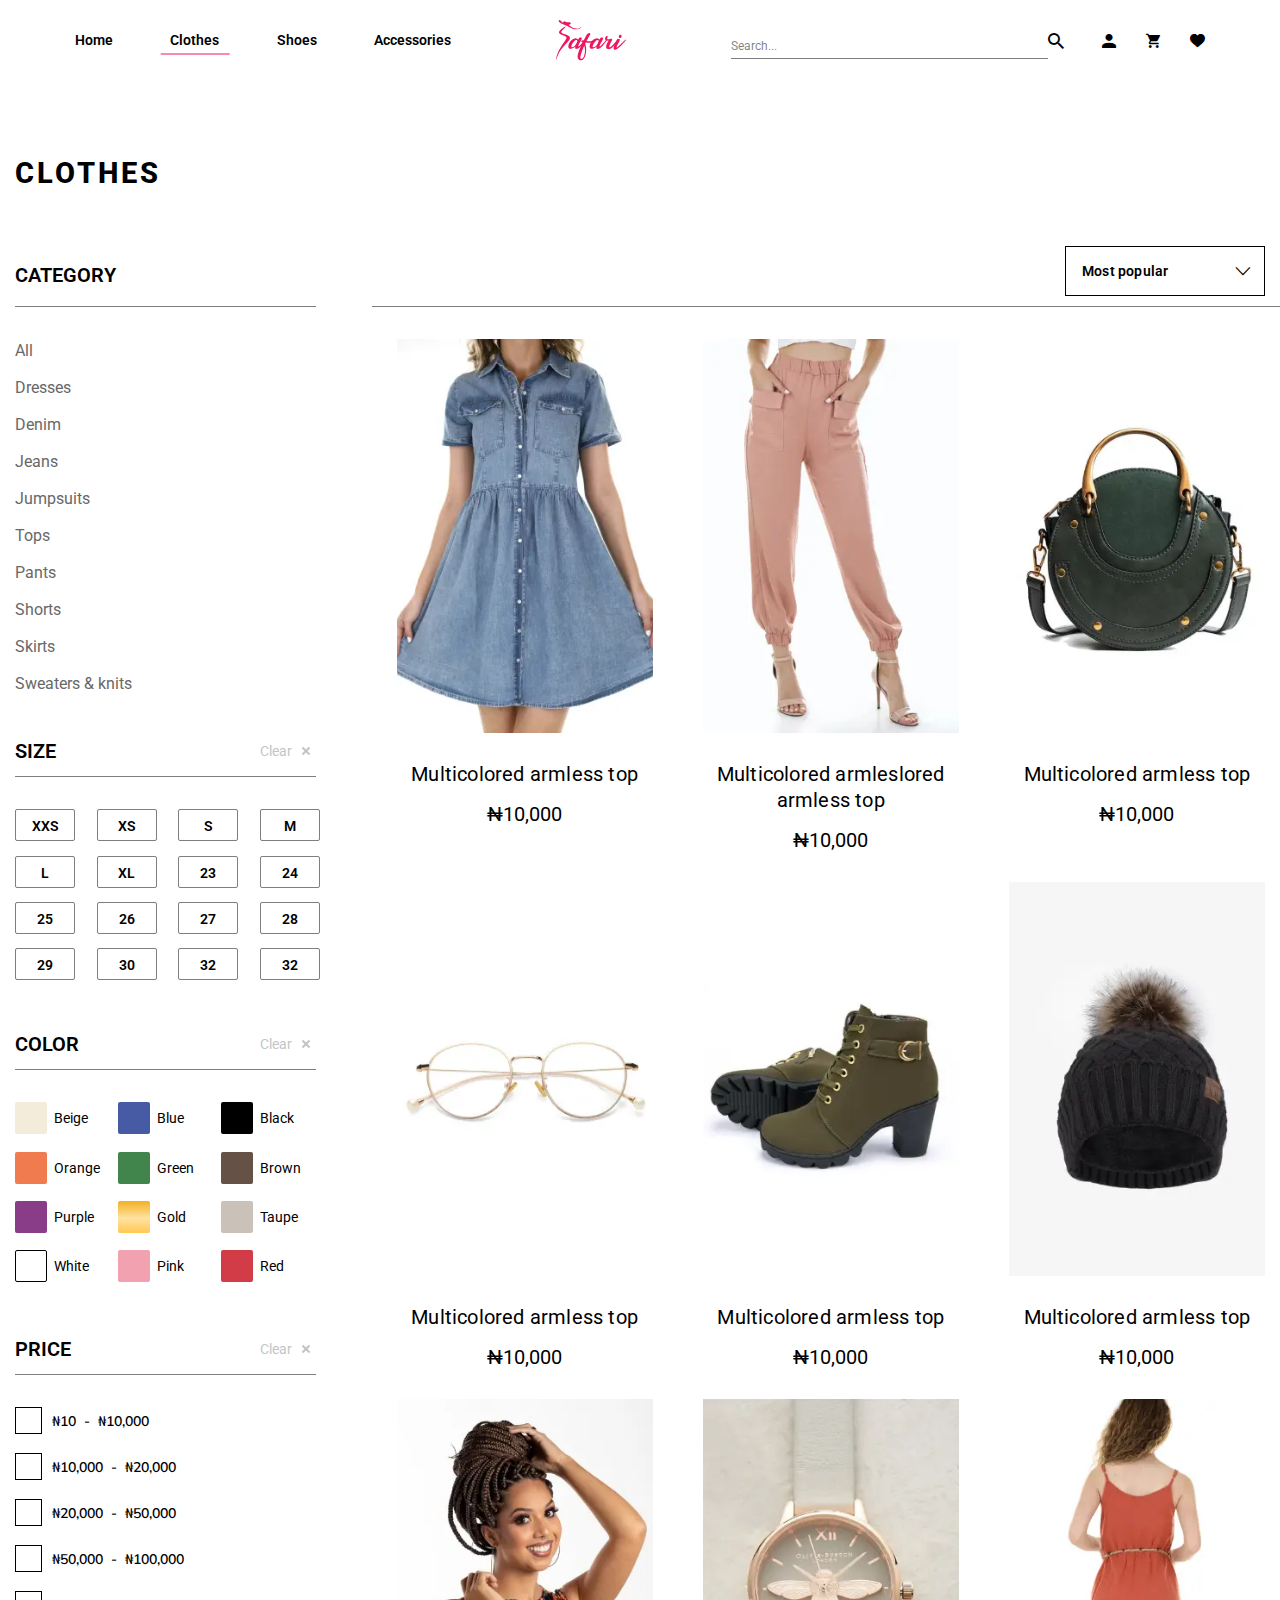
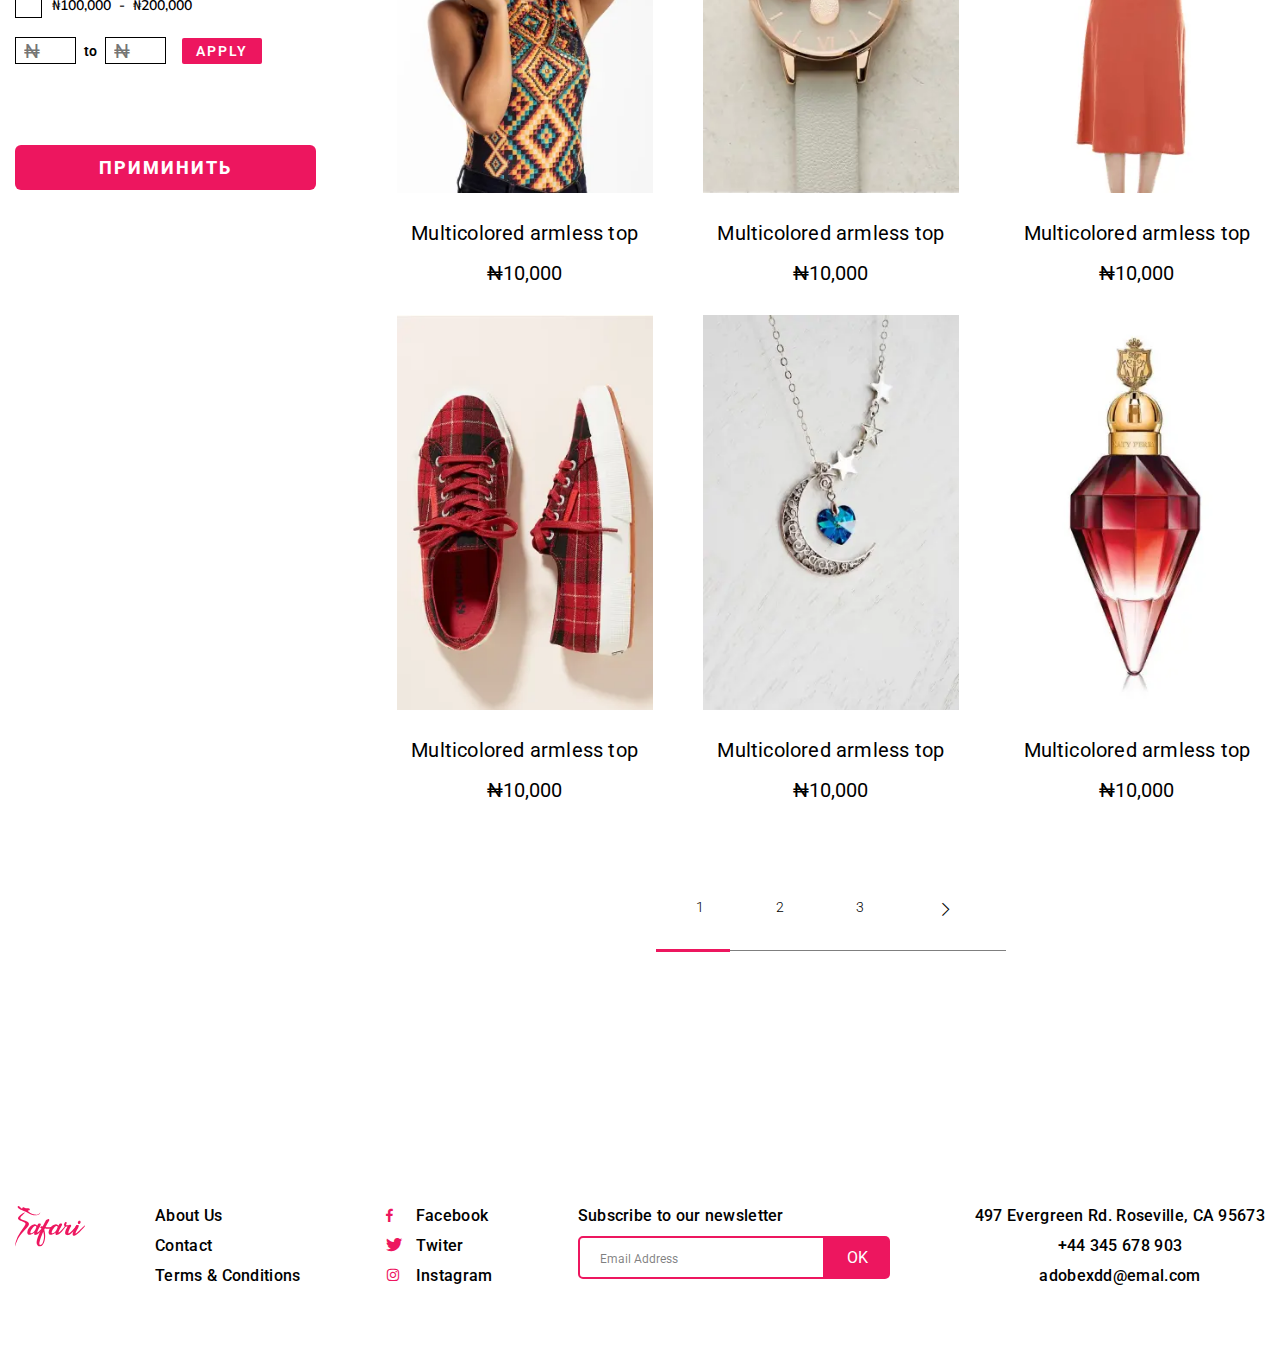
<file: clothes.html>
<!DOCTYPE html>
<html lang="ru">

<head>
	<title>CLOTHES</title>
	<meta charset="UTF-8">
	<meta name="format-detection" content="telephone=no">
	<!-- <style>body{opacity: 0;}</style> -->
	<link rel="stylesheet" href="css/style.min.css?_v=20220412120131">
	<link rel="shortcut icon" href="favicon.ico">
	<!-- <meta name="robots" content="noindex, nofollow"> -->
	<meta name="viewport" content="width=device-width, initial-scale=1.0">
</head>

<body>
	<div class="wrapper">
		<header class="header">
			<div class=" header__container_small">
				<a href="index.html" class="header__mobile-small-logo"><img src="img/header/Logo.svg" alt="LOGO"></a>
				<div class="header__body">
					<div class="header__row-left header__row-left_column ">
						<nav class="header__nav mune-header">
							<ul class="mune-header__list mune-header__list_column">
								<li class="mune-header__item "><a href="index.html" class="mune-header__link ">Home</a>
								</li>
								<li class="mune-header__item"><a href="clothes.html"
										class="mune-header__link mune-header__link_selected">Clothes</a></li>
								<li class="mune-header__item"><a href="shoes.html" class="mune-header__link">Shoes</a></li>
								<li class="mune-header__item"><a href="accessories.html"
										class="mune-header__link">Accessories</a>
								</li>
							</ul>
						</nav>
					</div>
					<a href="index.html" class="header__logo"><img src="img/header/Logo.svg" alt="LOGO"></a>
					<div class="header__row-right ">
						<form action="#" class="from-header from-header__search">
							<input autocomplete="off" type="search" name="form[]" data-error="Ошибка" placeholder="Search..."
								class="from-header__input">
							<button class="from-header__btn _icon-sherach"></button>
						</form>
						<nav class="header__nav mune-header">
							<ul class="mune-header__list ">
								<li class="mune-header__item "><a href="account-information.html"
										class="mune-header__link _icon-profile"></a>
								</li>
								<li class="mune-header__item "><a href="cart.html"
										class="mune-header__link _icon-cart-shop"></a></li>
								<li class="mune-header__item "><a href="account-my-favorites.html"
										class="mune-header__link _icon-favorite"></a></li>
							</ul>
						</nav>
					</div>
				</div>
				<button type="button" class="header__icon icon-menu"><span></span></button>
			</div>
		</header>
		<main class="page">
			<section class="page__clothes section-clothes">
				<div class="section-clothes__container">
					<h2 class="section-clothes__title">CLOTHES</h2>
					<div class="section-clothes__top-row row-top-clothes">
						<div class="row-top-clothes__title  sorting-title">
							<h3 class="sorting-title__logo sorting-title__logo_nb">CATEGORY</h3>
						</div>
						<div class="row-top-clothes__select">
							<select name="form[]" class="form">
								<option value="1" selected>Most popular</option>
								<option value="2">Most popular</option>
								<option value="3">Best Selling</option>
								<option value="4">Price: High to Low</option>
								<option value="4">Price: Low to High</option>
							</select>
						</div>
						<button type="submit" class="button button_filter section-clothes__burger-btn _icon-filter"></button>
					</div>



					<div class="section-clothes__body">
						<div class="section-clothes__sidebar clothes-sidebar">
							<button class=" clothes-sidebar__close-btn">Close</button>
							<div class="clothes-sidebar__body">
								<div data-spollers="991,max" class="clothes-sidebar__spollers spollers">
									<div class="category category_b spollers__item">
										<button type="button" data-spoller
											class="category__title  spollers__title">CATEGORY</button>
										<div class=" spollers__body">

											<ul class="category__list">
												<li class="category__item"><a href="" class="category__link">All</a></li>
												<li class="category__item"><a href="" class="category__link">Dresses</a></li>
												<li class="category__item"><a href="" class="category__link">Denim</a></li>
												<li class="category__item"><a href="" class="category__link">Jeans</a></li>
												<li class="category__item"><a href="" class="category__link">Jumpsuits</a></li>
												<li class="category__item"><a href="" class="category__link">Tops</a></li>
												<li class="category__item"><a href="" class="category__link">Pants</a></li>
												<li class="category__item"><a href="" class="category__link">Shorts</a></li>
												<li class="category__item"><a href="" class="category__link">Skirts</a></li>
												<li class="category__item"><a href="" class="category__link">Sweaters & knits</a>
												</li>
											</ul>
										</div>
									</div>
									<div class="size spollers__item">
										<button type="button" data-spoller class="size__title spollers__title">SIZE</button>
										<div class="spollers__body">

											<div class="size__title  sorting-title">
												<h3 class="sorting-title__logo">SIZE</h3>
											</div>
											<form action="#" class="size__form">
												<div class="size__inp-res res-btn">
													<input type="reset" class="res-btn__inp" value="Clear">
												</div>
												<div class="size__checkbox checkbox">
													<input id="c_1" data-error="Ошибка" class="checkbox__input" type="checkbox"
														value="1" name="form[]">
													<label for="c_1" class="checkbox__label checkbox__label_xxs"></label>
												</div>
												<div class="size__checkbox checkbox">
													<input id="c_2" data-error="Ошибка" class="checkbox__input" type="checkbox"
														value="2" name="form[]">
													<label for="c_2" class="checkbox__label checkbox__label_xs"></label>
												</div>
												<div class="size__checkbox checkbox">
													<input id="c_3" data-error="Ошибка" class="checkbox__input" type="checkbox"
														value="3" name="form[]">
													<label for="c_3" class="checkbox__label checkbox__label_s"></label>
												</div>
												<div class="size__checkbox checkbox">
													<input id="c_4" data-error="Ошибка" class="checkbox__input" type="checkbox"
														value="4" name="form[]">
													<label for="c_4" class="checkbox__label checkbox__label_m"></label>
												</div>
												<div class="size__checkbox checkbox">
													<input id="c_7" data-error="Ошибка" class="checkbox__input" type="checkbox"
														value="7" name="form[]">
													<label for="c_7" class="checkbox__label checkbox__label_l"></label>
												</div>
												<div class="size__checkbox checkbox">
													<input id="c_5" data-error="Ошибка" class="checkbox__input" type="checkbox"
														value="5" name="form[]">
													<label for="c_5" class="checkbox__label checkbox__label_xl"></label>
												</div>
												<div class="size__checkbox checkbox">
													<input id="c_6" data-error="Ошибка" class="checkbox__input" type="checkbox"
														value="6" name="form[]">
													<label for="c_6" class="checkbox__label checkbox__label_23"></label>
												</div>
												<div class="size__checkbox checkbox">
													<input id="c_8" data-error="Ошибка" class="checkbox__input" type="checkbox"
														value="8" name="form[]">
													<label for="c_8" class="checkbox__label checkbox__label_24"></label>
												</div>
												<div class="size__checkbox checkbox">
													<input id="c_9" data-error="Ошибка" class="checkbox__input" type="checkbox"
														value="9" name="form[]">
													<label for="c_9" class="checkbox__label checkbox__label_25"></label>
												</div>
												<div class="size__checkbox checkbox">
													<input id="c_10" data-error="Ошибка" class="checkbox__input" type="checkbox"
														value="10" name="form[]">
													<label for="c_10" class="checkbox__label checkbox__label_26"></label>
												</div>
												<div class="size__checkbox checkbox">
													<input id="c_11" data-error="Ошибка" class="checkbox__input" type="checkbox"
														value="11" name="form[]">
													<label for="c_11" class="checkbox__label checkbox__label_27"></label>
												</div>
												<div class="size__checkbox checkbox">
													<input id="c_12" data-error="Ошибка" class="checkbox__input" type="checkbox"
														value="12" name="form[]">
													<label for="c_12" class="checkbox__label checkbox__label_28"></label>
												</div>
												<div class="size__checkbox checkbox">
													<input id="c_13" data-error="Ошибка" class="checkbox__input" type="checkbox"
														value="13" name="form[]">
													<label for="c_13" class="checkbox__label checkbox__label_29"></label>
												</div>
												<div class="size__checkbox checkbox">
													<input id="c_14" data-error="Ошибка" class="checkbox__input" type="checkbox"
														value="14" name="form[]">
													<label for="c_14" class="checkbox__label checkbox__label_30"></label>
												</div>
												<div class="size__checkbox checkbox">
													<input id="c_15" data-error="Ошибка" class="checkbox__input" type="checkbox"
														value="15" name="form[]">
													<label for="c_15" class="checkbox__label checkbox__label_31"></label>
												</div>
												<div class="size__checkbox checkbox">
													<input id="c_16" data-error="Ошибка" class="checkbox__input" type="checkbox"
														value="16" name="form[]">
													<label for="c_16" class="checkbox__label checkbox__label_32"></label>
												</div>
											</form>
										</div>
									</div>
									<div class="color spollers__item">
										<button type="button" data-spoller class="color__title spollers__title">COLOR</button>
										<div class="spollers__body">

											<div class="color__title  sorting-title">
												<h3 class="sorting-title__logo">COLOR</h3>
											</div>
											<form action="#" class="color__form">
												<div class="color__inp-res res-btn">
													<input type="reset" class="res-btn__inp" value="Clear">
												</div>
												<div class="checkbox">
													<input id="e_1" data-error="Ошибка" class="checkbox__input" type="checkbox"
														value="1" name="form[]">
													<label for="e_1" class="checkbox__label checkbox__label_beige"><span
															class="checkbox__text">Beige</span></label>
												</div>
												<div class="checkbox">
													<input id="e_2" data-error="Ошибка" class="checkbox__input" type="checkbox"
														value="2" name="form[]">
													<label for="e_2" class="checkbox__label checkbox__label_blue"><span
															class="checkbox__text">Blue</span></label>
												</div>
												<div class="checkbox">
													<input id="e_3" data-error="Ошибка" class="checkbox__input" type="checkbox"
														value="3" name="form[]">
													<label for="e_3" class="checkbox__label checkbox__label_black"><span
															class="checkbox__text">Black</span></label>
												</div>
												<div class="checkbox">
													<input id="e_4" data-error="Ошибка" class="checkbox__input" type="checkbox"
														value="4" name="form[]">
													<label for="e_4" class="checkbox__label checkbox__label_orange"><span
															class="checkbox__text">Orange</span></label>
												</div>
												<div class="checkbox">
													<input id="e_5" data-error="Ошибка" class="checkbox__input" type="checkbox"
														value="5" name="form[]">
													<label for="e_5" class="checkbox__label checkbox__label_green"><span
															class="checkbox__text">Green</span></label>
												</div>
												<div class="checkbox">
													<input id="e_6" data-error="Ошибка" class="checkbox__input" type="checkbox"
														value="6" name="form[]">
													<label for="e_6" class="checkbox__label checkbox__label_brown"><span
															class="checkbox__text">Brown</span></label>
												</div>
												<div class="checkbox">
													<input id="e_7" data-error="Ошибка" class="checkbox__input" type="checkbox"
														value="7" name="form[]">
													<label for="e_7" class="checkbox__label checkbox__label_purple"><span
															class="checkbox__text">Purple</span></label>
												</div>
												<div class="checkbox">
													<input id="e_8" data-error="Ошибка" class="checkbox__input" type="checkbox"
														value="8" name="form[]">
													<label for="e_8" class="checkbox__label checkbox__label_gold"><span
															class="checkbox__text">Gold</span></label>
												</div>
												<div class="checkbox">
													<input id="e_9" data-error="Ошибка" class="checkbox__input" type="checkbox"
														value="9" name="form[]">
													<label for="e_9" class="checkbox__label checkbox__label_taupe"><span
															class="checkbox__text">Taupe</span></label>
												</div>
												<div class="checkbox">
													<input id="e_10" data-error="Ошибка" class="checkbox__input" type="checkbox"
														value="10" name="form[]">
													<label for="e_10" class="checkbox__label checkbox__label_white"><span
															class="checkbox__text">White</span></label>
												</div>
												<div class="checkbox">
													<input id="e_11" data-error="Ошибка" class="checkbox__input" type="checkbox"
														value="11" name="form[]">
													<label for="e_11" class="checkbox__label checkbox__label_pink"><span
															class="checkbox__text">Pink</span></label>
												</div>
												<div class="checkbox">
													<input id="e_12" data-error="Ошибка" class="checkbox__input" type="checkbox"
														value="12" name="form[]">
													<label for="e_12" class="checkbox__label checkbox__label_red"><span
															class="checkbox__text">Red</span></label>
												</div>

											</form>
										</div>
									</div>
									<div class="price spollers__item">
										<button type="button" data-spoller class="price__title spollers__title">PRICE</button>
										<div class="spollers__body">

											<div class="price__title  sorting-title">
												<h3 class="sorting-title__logo">PRICE</h3>
											</div>
											<form action="#" class="price__form">
												<div class="price__inp-res res-btn">
													<input type="reset" class="res-btn__inp" value="Clear">
												</div>
												<div class="price__options options">
													<div class="options__item">
														<input hidden id="o_1" class="options__input" type="radio" value="1"
															name="option">
														<label for="o_1" class="options__label options__label_square"><span
																class="options__text">
																<pre>₦10  -  ₦10,000</pre>
															</span></label>
													</div>
													<div class="options__item">
														<input hidden id="o_2" class="options__input" type="radio" value="2"
															name="option">
														<label for="o_2" class="options__label options__label_square"><span
																class="options__text">
																<pre>₦10,000  -  ₦20,000</pre>
															</span></label>
													</div>
													<div class="options__item">
														<input hidden id="o_3" class="options__input" type="radio" value="3"
															name="option">
														<label for="o_3" class="options__label options__label_square"><span
																class="options__text">
																<pre>₦20,000  -  ₦50,000</pre>
															</span></label>
													</div>
													<div class="options__item">
														<input hidden id="o_4" class="options__input" type="radio" value="4"
															name="option">
														<label for="o_4" class="options__label options__label_square"><span
																class="options__text">
																<pre>₦50,000  -  ₦100,000</pre>
															</span></label>
													</div>
													<div class="options__item">
														<input hidden id="o_5" class="options__input" type="radio" value="5"
															name="option">
														<label for="o_5" class="options__label options__label_square"><span
																class="options__text">
																<pre>₦100,000  -  ₦200,000</pre>
															</span></label>
													</div>
													<div class="options__item own-price">
														<input autocomplete="off" type="number" name="form[]" data-error="Ошибка"
															placeholder="₦" class="own-price__input">
														<div class="own-price__to">to</div>
														<input autocomplete="off" type="number" name="form[]" data-error="Ошибка"
															placeholder="₦" class="own-price__input">
														<button type="submit"
															class="own-price__btn button button_small">Apply</button>
													</div>
												</div>
											</form>
										</div>
									</div>
									<button type="submit" class="button clothes-sidebar__btn-sort">Приминить</button>
								</div>
							</div>
						</div>

						<div class=" section-clothes__your-style style-your">
							<div class="style-your__items  style-your__items_clothes-items">
								<div class="style-your__item style-your__item_clothes-item">
									<div class="goods">
										<div class="goods__top">
											<a href="" class="goods__img-ibg">
												<picture>
													<source data-srcset="img/home/style-your/01.webp" type="image/webp"><img
														data-src="img/home/style-your/01.jpg" alt="goods">
												</picture>
											</a>
											<div class="goods__hover body-hover">
												<button class="body-hover__favorite _icon-add-favaorite"></button>
												<button class="body-hover__add-basket "><span> ADD TO CART</span></button>
											</div>
										</div>
										<div class="goods__body">
											<a href="" class="goods__text">Multicolored armless top</a>
											<a href="" class="goods__price">₦10,000</a>
										</div>
									</div>
								</div>
								<div class="style-your__item style-your__item_clothes-item">
									<div class="goods">
										<div class="goods__top">
											<a href="" class="goods__img-ibg">
												<picture>
													<source data-srcset="img/home/style-your/02.webp" type="image/webp"><img
														data-src="img/home/style-your/02.jpg" alt="goods">
												</picture>
											</a>
											<div class="goods__hover body-hover">
												<button class="body-hover__favorite _icon-add-favaorite"></button>
												<button class="body-hover__add-basket "><span> ADD TO CART</span></button>
											</div>
										</div>
										<div class="goods__body">
											<a href="" class="goods__text">Multicolored armleslored armless top</a>
											<a href="" class="goods__price">₦10,000</a>
										</div>
									</div>
								</div>
								<div class="style-your__item style-your__item_clothes-item">
									<div class="goods">
										<div class="goods__top">
											<a href="" class="goods__img-ibg">
												<picture>
													<source data-srcset="img/home/style-your/03.webp" type="image/webp"><img
														data-src="img/home/style-your/03.jpg" alt="goods">
												</picture>
											</a>
											<div class="goods__hover body-hover">
												<button class="body-hover__favorite _icon-add-favaorite"></button>
												<button class="body-hover__add-basket "><span> ADD TO CART</span></button>
											</div>
										</div>
										<div class="goods__body">
											<a href="" class="goods__text">Multicolored armless top</a>
											<a href="" class="goods__price">₦10,000</a>
										</div>
									</div>
								</div>
								<div class="style-your__item style-your__item_clothes-item">
									<div class="goods">
										<div class="goods__top">
											<a href="" class="goods__img-ibg">
												<picture>
													<source data-srcset="img/home/style-your/04.webp" type="image/webp"><img
														data-src="img/home/style-your/04.jpg" alt="goods">
												</picture>
											</a>
											<div class="goods__hover body-hover">
												<button class="body-hover__favorite _icon-add-favaorite"></button>
												<button class="body-hover__add-basket "><span> ADD TO CART</span></button>
											</div>
										</div>
										<div class="goods__body">
											<a href="" class="goods__text">Multicolored armless top</a>
											<a href="" class="goods__price">₦10,000</a>
										</div>
									</div>
								</div>
								<div class="style-your__item style-your__item_clothes-item">
									<div class="goods">
										<div class="goods__top">
											<a href="" class="goods__img-ibg">
												<picture>
													<source data-srcset="img/home/style-your/05.webp" type="image/webp"><img
														data-src="img/home/style-your/05.jpg" alt="goods">
												</picture>
											</a>
											<div class="goods__hover body-hover">
												<button class="body-hover__favorite _icon-add-favaorite"></button>
												<button class="body-hover__add-basket "><span> ADD TO CART</span></button>
											</div>
										</div>
										<div class="goods__body">
											<a href="" class="goods__text">Multicolored armless top</a>
											<a href="" class="goods__price">₦10,000</a>
										</div>
									</div>
								</div>
								<div class="style-your__item style-your__item_clothes-item">
									<div class="goods">
										<div class="goods__top">
											<a href="" class="goods__img-ibg">
												<picture>
													<source data-srcset="img/home/style-your/06.webp" type="image/webp"><img
														data-src="img/home/style-your/06.jpg" alt="goods">
												</picture>
											</a>
											<div class="goods__hover body-hover">
												<button class="body-hover__favorite _icon-add-favaorite"></button>
												<button class="body-hover__add-basket "><span> ADD TO CART</span></button>
											</div>
										</div>
										<div class="goods__body">
											<a href="" class="goods__text">Multicolored armless top</a>
											<a href="" class="goods__price">₦10,000</a>
										</div>
									</div>
								</div>
								<div class="style-your__item style-your__item_clothes-item">
									<div class="goods">
										<div class="goods__top">
											<a href="" class="goods__img-ibg">
												<picture>
													<source data-srcset="img/home/style-your/07.webp" type="image/webp"><img
														data-src="img/home/style-your/07.jpg" alt="goods">
												</picture>
											</a>
											<div class="goods__hover body-hover">
												<button class="body-hover__favorite _icon-add-favaorite"></button>
												<button class="body-hover__add-basket "><span> ADD TO CART</span></button>
											</div>
										</div>
										<div class="goods__body">
											<a href="" class="goods__text">Multicolored armless top</a>
											<a href="" class="goods__price">₦10,000</a>
										</div>
									</div>
								</div>
								<div class="style-your__item style-your__item_clothes-item">
									<div class="goods">
										<div class="goods__top">
											<a href="" class="goods__img-ibg">
												<picture>
													<source data-srcset="img/home/style-your/08.webp" type="image/webp"><img
														data-src="img/home/style-your/08.jpg" alt="goods">
												</picture>
											</a>
											<div class="goods__hover body-hover">
												<button class="body-hover__favorite _icon-add-favaorite"></button>
												<button class="body-hover__add-basket "><span> ADD TO CART</span></button>
											</div>
										</div>
										<div class="goods__body">
											<a href="" class="goods__text">Multicolored armless top</a>
											<a href="" class="goods__price">₦10,000</a>
										</div>
									</div>
								</div>
								<div class="style-your__item style-your__item_clothes-item">
									<div class="goods">
										<div class="goods__top">
											<a href="" class="goods__img-ibg">
												<picture>
													<source data-srcset="img/home/style-your/09.webp" type="image/webp"><img
														data-src="img/home/style-your/09.jpg" alt="goods">
												</picture>
											</a>
											<div class="goods__hover body-hover">
												<button class="body-hover__favorite _icon-add-favaorite"></button>
												<button class="body-hover__add-basket "><span> ADD TO CART</span></button>
											</div>
										</div>
										<div class="goods__body">
											<a href="" class="goods__text">Multicolored armless top</a>
											<a href="" class="goods__price">₦10,000</a>
										</div>
									</div>
								</div>
								<div class="style-your__item style-your__item_clothes-item">
									<div class="goods">
										<div class="goods__top">
											<a href="" class="goods__img-ibg">
												<picture>
													<source data-srcset="img/home/style-your/10.webp" type="image/webp"><img
														data-src="img/home/style-your/10.jpg" alt="goods">
												</picture>
											</a>
											<div class="goods__hover body-hover">
												<button class="body-hover__favorite _icon-add-favaorite"></button>
												<button class="body-hover__add-basket "><span> ADD TO CART</span></button>
											</div>
										</div>
										<div class="goods__body">
											<a href="" class="goods__text">Multicolored armless top</a>
											<a href="" class="goods__price">₦10,000</a>
										</div>
									</div>
								</div>
								<div class="style-your__item style-your__item_clothes-item">
									<div class="goods">
										<div class="goods__top">
											<a href="" class="goods__img-ibg">
												<picture>
													<source data-srcset="img/home/style-your/11.webp" type="image/webp"><img
														data-src="img/home/style-your/11.jpg" alt="goods">
												</picture>
											</a>
											<div class="goods__hover body-hover">
												<button class="body-hover__favorite _icon-add-favaorite"></button>
												<button class="body-hover__add-basket "><span> ADD TO CART</span></button>
											</div>
										</div>
										<div class="goods__body">
											<a href="" class="goods__text">Multicolored armless top</a>
											<a href="" class="goods__price">₦10,000</a>
										</div>
									</div>
								</div>
								<div class="style-your__item style-your__item_clothes-item">
									<div class="goods">
										<div class="goods__top">
											<a href="" class="goods__img-ibg">
												<picture>
													<source data-srcset="img/home/style-your/12.webp" type="image/webp"><img
														data-src="img/home/style-your/12.jpg" alt="goods">
												</picture>
											</a>
											<div class="goods__hover body-hover">
												<button class="body-hover__favorite _icon-add-favaorite"></button>
												<button class="body-hover__add-basket "><span> ADD TO CART</span></button>
											</div>
										</div>
										<div class="goods__body">
											<a href="" class="goods__text">Multicolored armless top</a>
											<a href="" class="goods__price">₦10,000</a>
										</div>
									</div>
								</div>
							</div>
							<div class="style-your__num-page page-num">
								<div class="page-num__container">
									<div class="page-num__body">
										<ul class="page-num__list">
											<li class="page-num__item _active-page"><a class="page-num__link" href="">1</a></li>
											<li class="page-num__item"><a class="page-num__link" href="">2</a></li>
											<li class="page-num__item"><a class="page-num__link" href="">3</a></li>
											<li class="page-num__item"><button type="submit"
													class="page-num__button-arrow"></button>
											</li>
										</ul>

									</div>
								</div>
							</div>
						</div>
					</div>
				</div>
			</section>



		</main>
		<footer class="footer">
			<div class="footer__container">
				<div class="footer__body">
					<a href="" class="footer__logo"><img src="img/header/Logo.svg" alt="LOGO"></a>
					<div class="footer__nav-block menu-footer">
						<nav class="menu-footer__body">
							<ul class="menu-footer__list">
								<li class="menu-footer__item">
									<a href="" class="menu-footer__link">About Us</a>
								</li>
								<li class="menu-footer__item">
									<a href="" class="menu-footer__link">Contact</a>
								</li>
								<li class="menu-footer__item">
									<a href="" class="menu-footer__link">Terms & Conditions</a>
								</li>
							</ul>
						</nav>
					</div>
					<div class="footer__social menu-footer">
						<nav class="menu-footer-block__body">
							<ul class="menu-footer__list">
								<li class="menu-footer__item "><a href=""
										class="menu-footer__link menu-footer__link_icon _icon-facebook ">Facebook</a>
								</li>
								<li class="menu-footer__item "><a href=""
										class="menu-footer__link menu-footer__link_icon _icon-twitter ">Twiter</a></li>
								<li class="menu-footer__item "><a href=""
										class="menu-footer__link menu-footer__link_icon _icon-instagram ">Instagram</a>
								</li>
							</ul>
						</nav>
					</div>
					<form class="footer__sub subscribe-block">
						<label for="" class="subscribe-block__label">Subscribe to our newsletter</label>
						<div class="subscribe-block__block-input">
							<input autocomplete="off" required type="email" name="form[]" data-error="Ошибка"
								placeholder="Email Address" class="subscribe-block__input">
							<button type="submit" class="subscribe-block__button">OK</button>
						</div>
					</form>
					<div class="footer__contacts contacts-footer">
						<div class="contacts-footer__address">497 Evergreen Rd. Roseville, CA 95673</div>
						<div class="contacts-footer__tel"><a href="">+44 345 678 903</a></div>
						<div class="contacts-footer__email">adobexdd@emal.com</div>
					</div>
				</div>
			</div>
		</footer>
	</div>
	<!-- 
<div id="popup" aria-hidden="true" class="popup">
	<div class="popup__wrapper">
		<div class="popup__content">
			<button data-close type="button" class="popup__close">Закрыть</button>
			<div class="popup__text">
			</div>
		</div>
	</div>
</div>
 -->

	<script src="js/app.min.js?_v=20220412120131"></script>
</body>

</html>
</file>
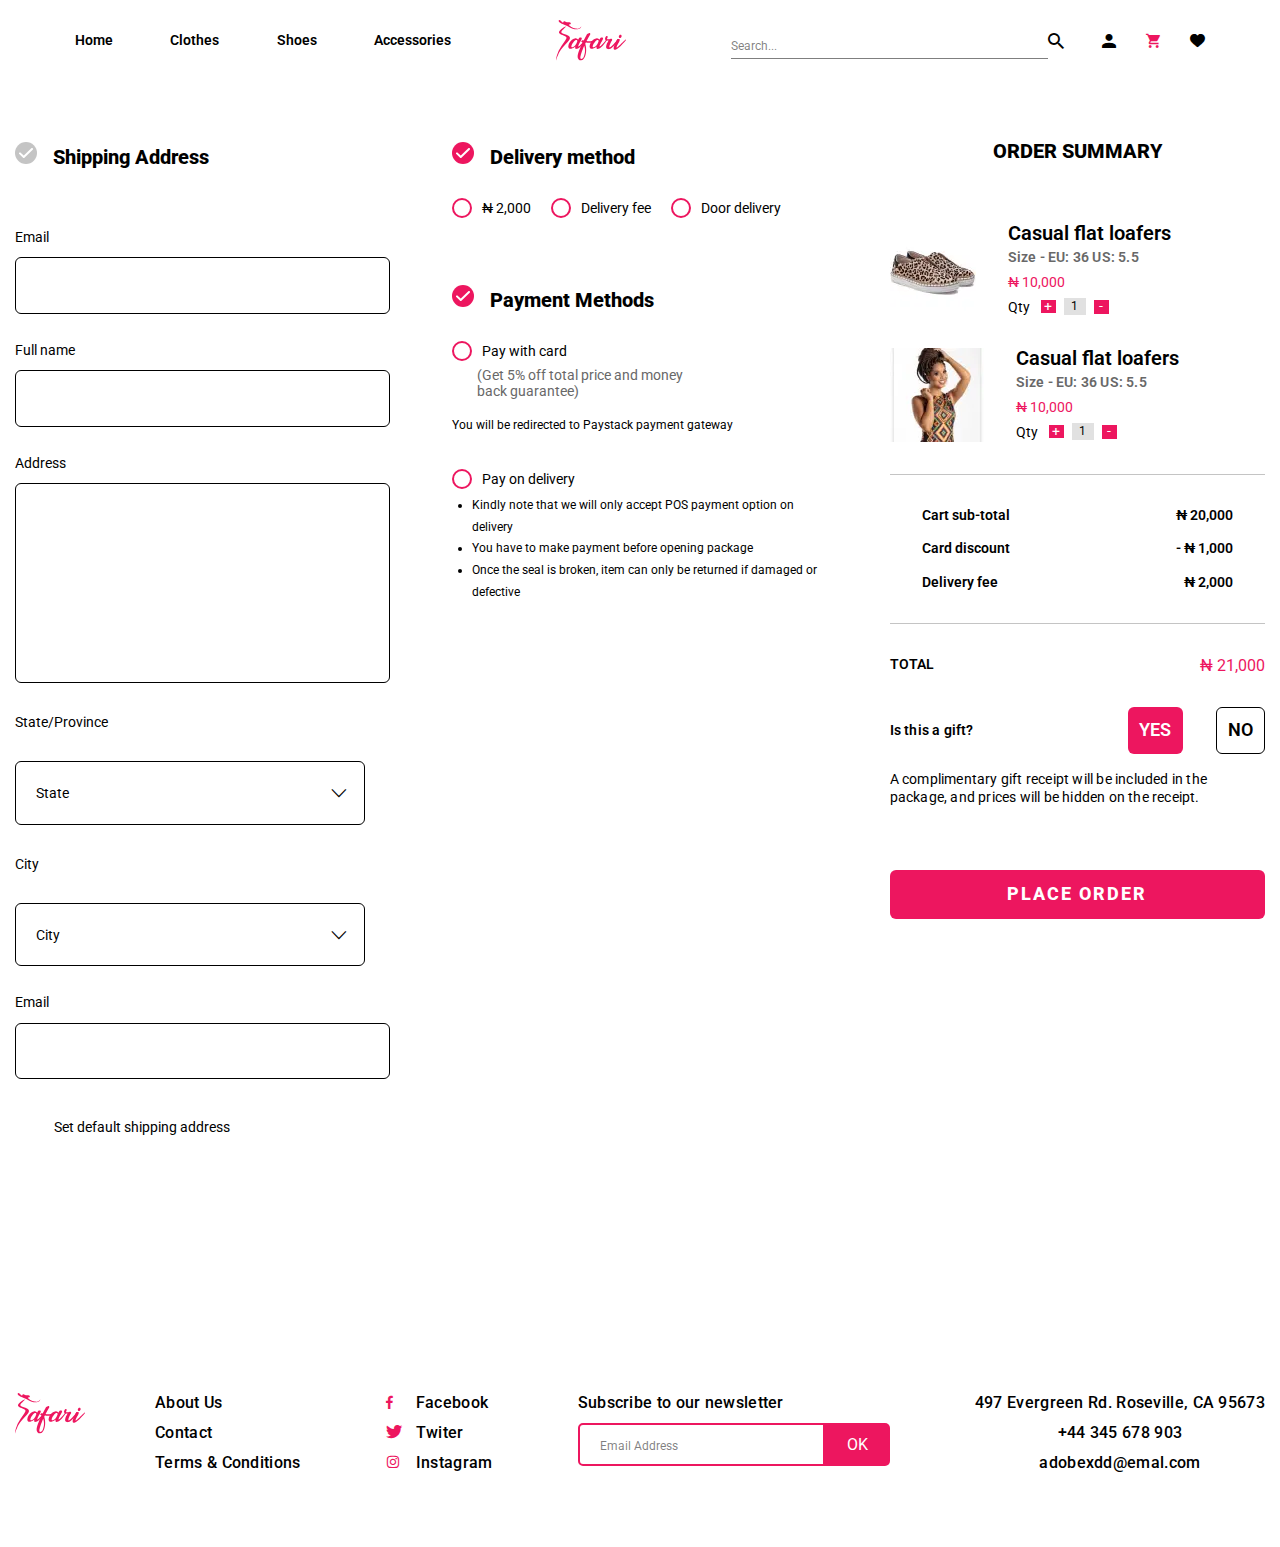
<file: shipping-details.html>
<!DOCTYPE html>
<html lang="ru">

<head>
	<title>Shipping Details</title>
	<meta charset="UTF-8">
	<meta name="format-detection" content="telephone=no">
	<!-- <style>body{opacity: 0;}</style> -->
	<link rel="stylesheet" href="css/style.min.css?_v=20220412120131">
	<link rel="shortcut icon" href="favicon.ico">
	<!-- <meta name="robots" content="noindex, nofollow"> -->
	<meta name="viewport" content="width=device-width, initial-scale=1.0">
</head>

<body>
	<div class="wrapper">
		<header class="header">
			<div class=" header__container_small">
				<a href="index.html" class="header__mobile-small-logo"><img src="img/header/Logo.svg" alt="LOGO"></a>
				<div class="header__body">
					<div class="header__row-left header__row-left_column ">
						<nav class="header__nav mune-header">
							<ul class="mune-header__list mune-header__list_column">
								<li class="mune-header__item "><a href="index.html" class="mune-header__link ">Home</a>
								</li>
								<li class="mune-header__item"><a href="clothes.html" class="mune-header__link">Clothes</a></li>
								<li class="mune-header__item"><a href="shoes.html" class="mune-header__link">Shoes</a></li>
								<li class="mune-header__item"><a href="accessories.html"
										class="mune-header__link">Accessories</a>
								</li>
							</ul>
						</nav>
					</div>
					<a href="index.html" class="header__logo"><img src="img/header/Logo.svg" alt="LOGO"></a>
					<div class="header__row-right ">
						<form action="#" class="from-header from-header__search">
							<input autocomplete="off" type="search" name="form[]" data-error="Ошибка" placeholder="Search..."
								class="from-header__input">
							<button class="from-header__btn _icon-sherach"></button>
						</form>
						<nav class="header__nav mune-header">
							<ul class="mune-header__list ">
								<li class="mune-header__item "><a href="account-information.html"
										class="mune-header__link _icon-profile "></a>
								</li>
								<li class="mune-header__item "><a href="cart.html"
										class="mune-header__link _icon-cart-shop mune-header__link_icon"></a></li>
								<li class="mune-header__item "><a href="account-my-favorites.html"
										class="mune-header__link _icon-favorite"></a></li>
							</ul>
						</nav>
					</div>
				</div>
				<button type="button" class="header__icon icon-menu"><span></span></button>
			</div>
		</header>
		<main class="page">
			<div class="details-shipping__container">
				<div class="page__shipping-details details-shipping">
					<form action="#" class="details-shipping__items">

						<div class="details-shipping__item form-address">
							<div class="form-address__title title-details-shipping">
								<h3 class="title-details-shipping__title">Shipping Address</h3>
							</div>
							<div class="form-address__body">
								<div class="form-address__block-input input-block ">
									<label for="" class="input-block__label">Email</label>
									<input autocomplete="off" type="text" name="form[]" data-error="Ошибка"
										class="input-block__inp input-block__inp_ship-address input">
								</div>
								<div class="form-address__block-input input-block">
									<label for="" class="input-block__label">Full name</label>
									<input autocomplete="off" type="text" name="form[]" data-error="Ошибка"
										class="input-block__inp input-block__inp_ship-address input">
								</div>
								<div class="form-address__block-input input-block">
									<label for="" class="input-block__label">Address</label>
									<textarea autocomplete="off" name="form[]" placeholder="" data-error="Ошибка"
										class="input-block__inp nput-block__inp_ship-address input"></textarea>
								</div>
								<div class=" form-block__select form-block__select_address">
									<label for="" class="input-block__label ">State/Province</label>
									<select name="form[]" class="form">
										<option value="1" selected>State</option>
										<option value="2">Province</option>
									</select>
								</div>
								<div class=" form-block__select form-block__select_address">
									<label for="" class="input-block__label">City</label>
									<select name="form[]" class="form">
										<option value="1" selected>City</option>
										<option value="2">City</option>
									</select>
								</div>
								<div class="form-address__block-input input-block">
									<label for="" class="input-block__label">Email</label>
									<input autocomplete="off" type="text" name="form[]" data-error="Ошибка"
										class="input-block__inp input-block__inp_ship-address input">
								</div>
								<div class=" form-block__block-input">
									<div class="checkbox">
										<input id="c_1" data-error="Ошибка" class="checkbox__input" type="checkbox" value="1"
											name="form[]">
										<label for="c_1" class="checkbox__label"><span class="checkbox__text">Set default
												shipping address</span></label>
									</div>
								</div>
							</div>
						</div>

						<div class="details-shipping__item from-delivery">
							<div class="from-delivery__options  from-delivery__options_row options">
								<div class="from-delivery__title title-details-shipping">
									<h3 class="title-details-shipping__title title-details-shipping__title_pink">Delivery method
									</h3>
								</div>
								<div class="from-delivery__body">
									<div class="options__item">
										<input hidden id="o_1" class="options__input" type="radio" value="1"
											name="delivery_option">
										<label for="o_1" class="options__label"><span class="options__text">₦ 2,000</span></label>
									</div>
									<div class="options__item">
										<input hidden id="o_2" class="options__input" type="radio" value="2"
											name="delivery_option">
										<label for="o_2" class="options__label"><span class="options__text">Delivery
												fee</span></label>
									</div>
									<div class="options__item">
										<input hidden id="o_3" class="options__input" type="radio" value="3"
											name="delivery_option">
										<label for="o_3" class="options__label"><span class="options__text">Door
												delivery</span></label>
									</div>
								</div>
							</div>
							<div class="from-delivery__options from-delivery__options_column options">
								<div class="from-delivery__title title-details-shipping">
									<h3 class="title-details-shipping__title title-details-shipping__title_pink">Payment Methods
									</h3>
								</div>
								<div class="options__item">
									<input hidden id="o_5" class="options__input" type="radio" value="5" name="option">
									<label for="o_5" class="options__label"><span class="options__text">Pay with card
										</span></label>
								</div>
								<div class="from-delivery__info">
									<p class="from-delivery__text">(Get 5% off total price and money <br>
										back guarantee)</p>
									<p class="from-delivery__sub-text">You will be redirected to Paystack payment gateway </p>
								</div>
								<div class=" options__item">
									<input hidden id="o_6" class="options__input" type="radio" value="6" name="option">
									<label for="o_6" class="options__label"><span class="options__text">Pay on
											delivery</span></label>
								</div>
								<div class="from-delivery__info">
									<ul class="from-delivery__list">
										<li class="from-delivery__item">Kindly note that we will only accept POS payment option on
											delivery</li>
										<li class="from-delivery__item">You have to make payment before opening package</li>
										<li class="from-delivery__item">Once the seal is broken, item can only be returned if
											damaged or defective </li>
									</ul>
								</div>
							</div>
						</div>
						<div class="details-shipping__item from-order-summary">
							<div class="from-order-summary__title title-details-shipping">
								<h3 class="title-details-shipping__title title-details-shipping__title_none">ORDER SUMMARY
								</h3>
							</div>
							<div class="from-order-summary__body">
								<div class="from-order-summary__block-product  product-block">
									<div class="product-block__item">
										<a href="" class="product-block__img">
											<picture>
												<source srcset="img/account/my-orders/01.webp" type="image/webp"><img
													src="img/account/my-orders/01.jpg" alt="my-orders">
											</picture>
										</a>
										<div class="product-block__body">
											<a href class="product-block__name">Casual flat loafers</a>
											<div class="product-block__size">Size - EU: 36 US: 5.5</div>
											<div class="product-block__price">₦ 10,000</div>
											<div class="product-block__block-qty">
												<div class="product-block__qty">Qty</div>
												<button type="submit" class="product-block__button"></button>
												<div class="product-block__counter">1</div>
												<button type="submit"
													class="product-block__button product-block__button_minus"></button>
											</div>
										</div>
									</div>
									<div class="product-block__item">
										<a href="" class="product-block__img">
											<picture>
												<source srcset="img/account/my-orders/02.webp" type="image/webp"><img
													src="img/account/my-orders/02.jpg" alt="my-orders">
											</picture>
										</a>
										<div class="product-block__body">
											<a href class="product-block__name">Casual flat loafers</a>
											<div class="product-block__size">Size - EU: 36 US: 5.5</div>
											<div class="product-block__price">₦ 10,000</div>
											<div class="product-block__block-qty">
												<div class="product-block__qty">Qty</div>
												<button type="submit" class="product-block__button"></button>
												<div class="product-block__counter">1</div>
												<button type="submit"
													class="product-block__button product-block__button_minus"></button>
											</div>
										</div>
									</div>
								</div>

								<div class="from-order-summary__price price-block">
									<div class="price-block__item"><span class="price-block__value">Cart sub-total</span> <span
											class=" price-block__value">₦
											20,000</span>
									</div>
									<div class="price-block__item"><span class="price-block__value">Card discount</span><span
											class="price-block__value">- ₦ 1,000</span>
									</div>
									<div class="price-block__item"><span class="price-block__value">Delivery fee</span><span
											class="price-block__value">₦ 2,000</span>
									</div>
								</div>
								<div class="from-order-summary__total total-block">
									<div class="total-block__item">TOTAL</div>
									<div class="total-block__item total-block__item_pinc-color">₦ 21,000</div>
								</div>
								<div class="from-order-summary__gift gift-block">
									<div class="gift-block__body">
										<div class="gift-block__text">Is this a gift?</div>
										<div class="gift-block__bts">
											<button type="submit" class="gift-block__button button button_gift">Yes</button>
											<button type="submit" class="gift-block__button button button_gift-w">No</button>
										</div>
									</div>
									<div class="gift-block__info">A complimentary gift receipt will be included in the package,
										and
										prices will be hidden on the receipt.</div>
								</div>
							</div>
							<button type="submit" class="from-order-summary__btn button">PLACE ORDER</button>
						</div>
				</div>

				</form>
			</div>
		</main>
		<footer class="footer">
			<div class="footer__container">
				<div class="footer__body">
					<a href="" class="footer__logo"><img src="img/header/Logo.svg" alt="LOGO"></a>
					<div class="footer__nav-block menu-footer">
						<nav class="menu-footer__body">
							<ul class="menu-footer__list">
								<li class="menu-footer__item">
									<a href="" class="menu-footer__link">About Us</a>
								</li>
								<li class="menu-footer__item">
									<a href="" class="menu-footer__link">Contact</a>
								</li>
								<li class="menu-footer__item">
									<a href="" class="menu-footer__link">Terms & Conditions</a>
								</li>
							</ul>
						</nav>
					</div>
					<div class="footer__social menu-footer">
						<nav class="menu-footer-block__body">
							<ul class="menu-footer__list">
								<li class="menu-footer__item "><a href=""
										class="menu-footer__link menu-footer__link_icon _icon-facebook ">Facebook</a>
								</li>
								<li class="menu-footer__item "><a href=""
										class="menu-footer__link menu-footer__link_icon _icon-twitter ">Twiter</a></li>
								<li class="menu-footer__item "><a href=""
										class="menu-footer__link menu-footer__link_icon _icon-instagram ">Instagram</a>
								</li>
							</ul>
						</nav>
					</div>
					<form class="footer__sub subscribe-block">
						<label for="" class="subscribe-block__label">Subscribe to our newsletter</label>
						<div class="subscribe-block__block-input">
							<input autocomplete="off" required type="email" name="form[]" data-error="Ошибка"
								placeholder="Email Address" class="subscribe-block__input">
							<button type="submit" class="subscribe-block__button">OK</button>
						</div>
					</form>
					<div class="footer__contacts contacts-footer">
						<div class="contacts-footer__address">497 Evergreen Rd. Roseville, CA 95673</div>
						<div class="contacts-footer__tel"><a href="">+44 345 678 903</a></div>
						<div class="contacts-footer__email">adobexdd@emal.com</div>
					</div>
				</div>
			</div>
		</footer>
	</div>
	<!-- 
<div id="popup" aria-hidden="true" class="popup">
	<div class="popup__wrapper">
		<div class="popup__content">
			<button data-close type="button" class="popup__close">Закрыть</button>
			<div class="popup__text">
			</div>
		</div>
	</div>
</div>
 -->

	<script src="js/app.min.js?_v=20220412120131"></script>
</body>

</html>
</file>
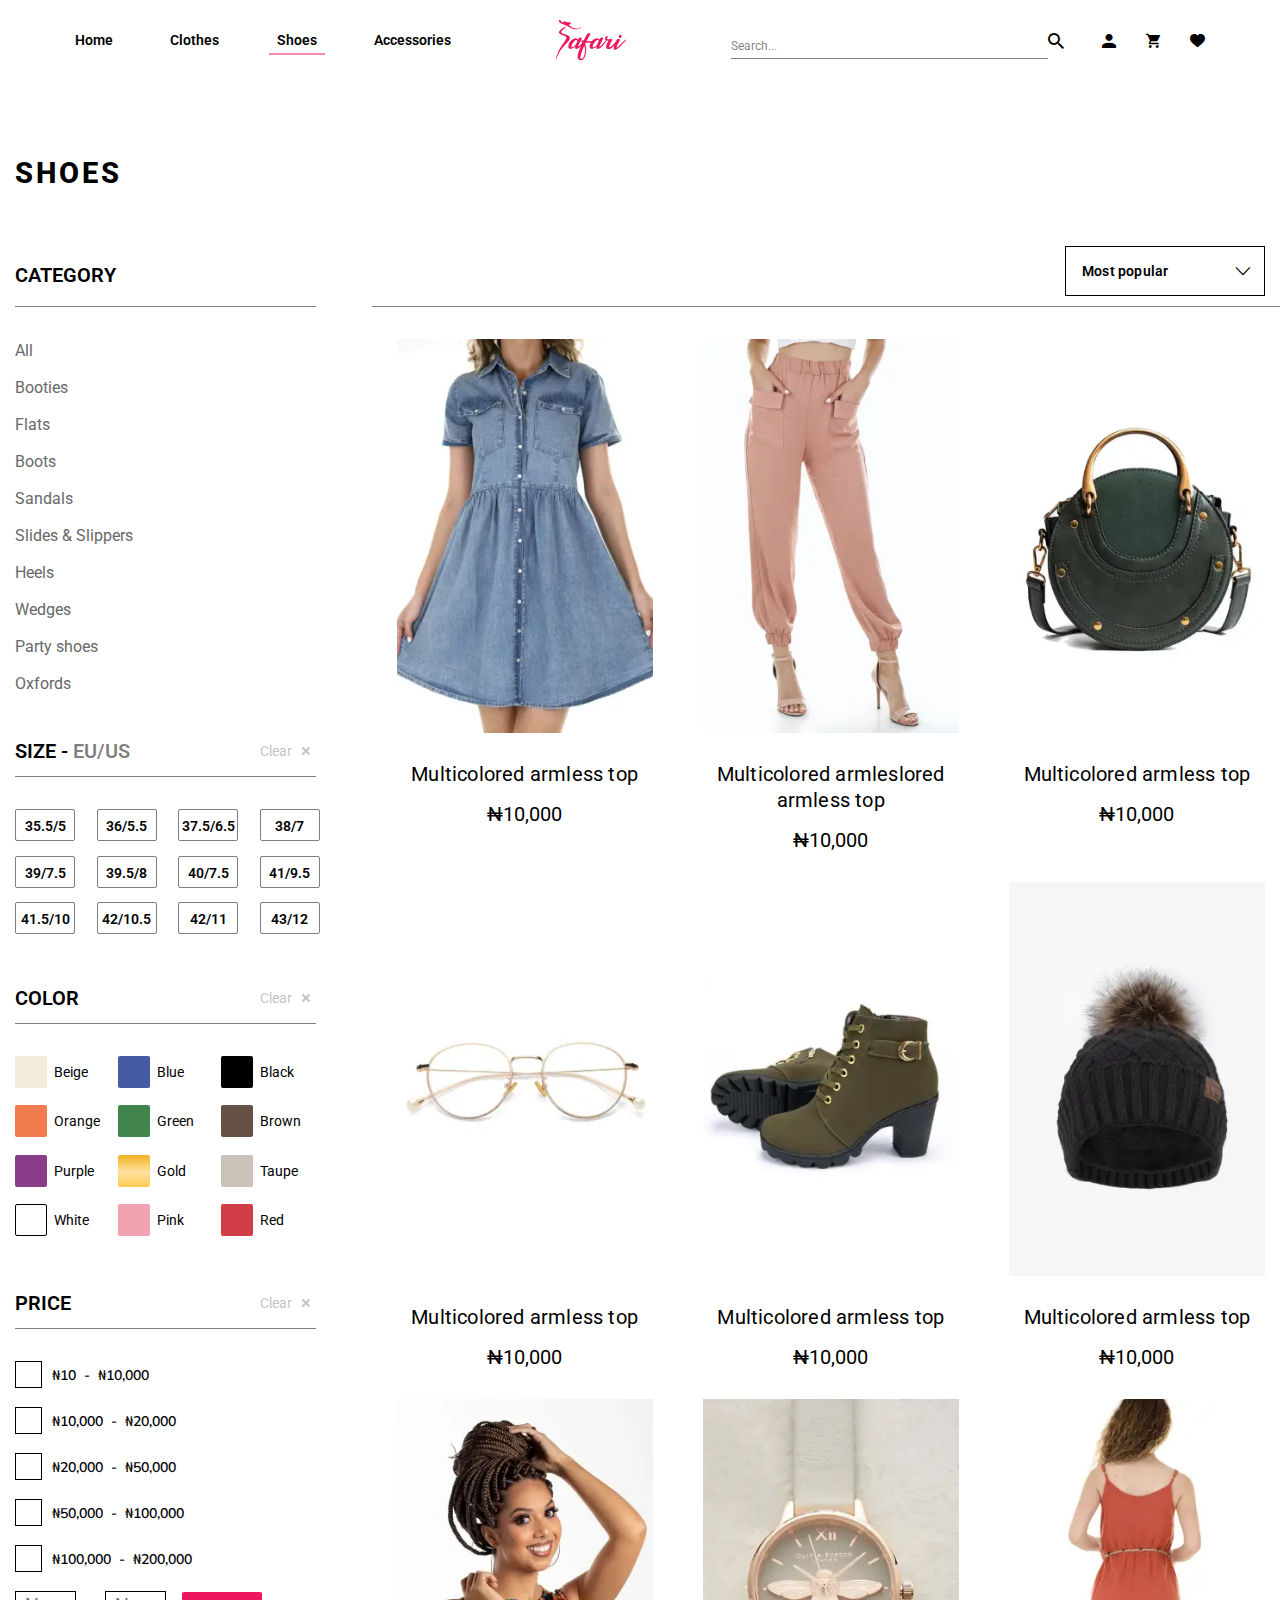
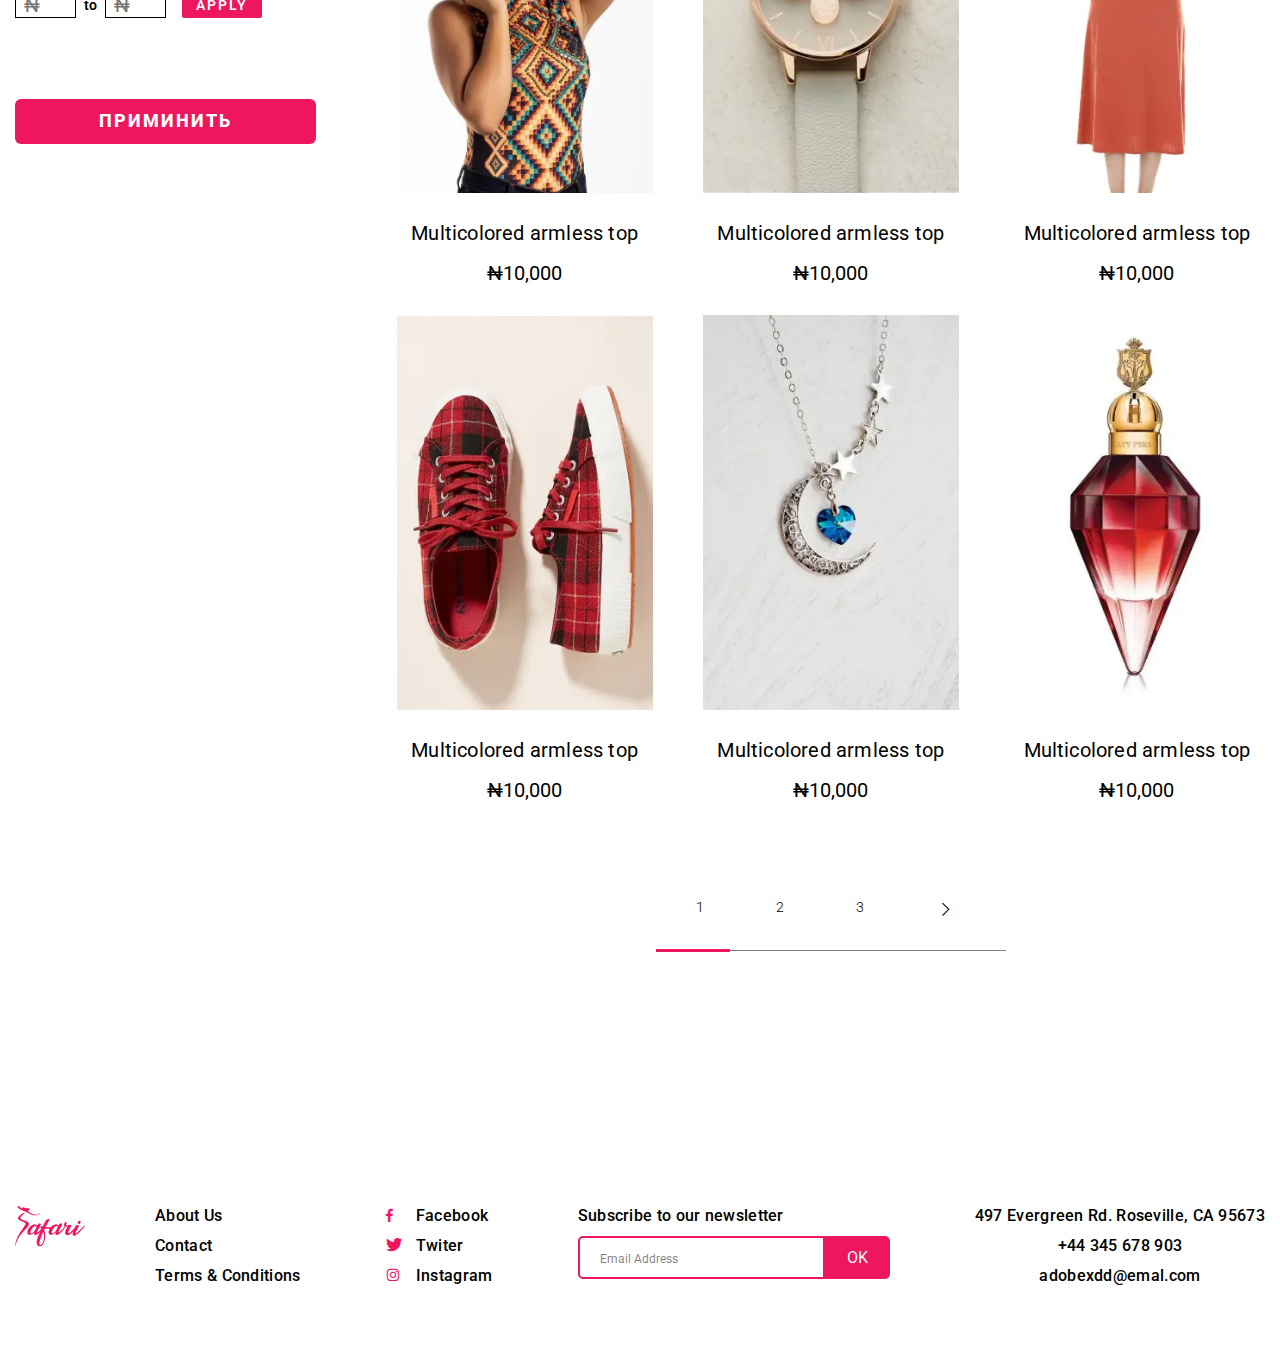
<file: shoes.html>
<!DOCTYPE html>
<html lang="ru">

<head>
	<title>SHOES</title>
	<meta charset="UTF-8">
	<meta name="format-detection" content="telephone=no">
	<!-- <style>body{opacity: 0;}</style> -->
	<link rel="stylesheet" href="css/style.min.css?_v=20220412120131">
	<link rel="shortcut icon" href="favicon.ico">
	<!-- <meta name="robots" content="noindex, nofollow"> -->
	<meta name="viewport" content="width=device-width, initial-scale=1.0">
</head>

<body>
	<div class="wrapper">
		<header class="header">
			<div class=" header__container_small">
				<a href="index.html" class="header__mobile-small-logo"><img src="img/header/Logo.svg" alt="LOGO"></a>
				<div class="header__body">
					<div class="header__row-left header__row-left_column ">
						<nav class="header__nav mune-header">
							<ul class="mune-header__list mune-header__list_column">
								<li class="mune-header__item "><a href="index.html" class="mune-header__link ">Home</a>
								</li>
								<li class="mune-header__item"><a href="clothes.html" class="mune-header__link">Clothes</a></li>
								<li class="mune-header__item"><a href="shoes.html"
										class="mune-header__link mune-header__link_selected">Shoes</a></li>
								<li class="mune-header__item"><a href="accessories.html"
										class="mune-header__link">Accessories</a>
								</li>
							</ul>
						</nav>
					</div>
					<a href="index.html" class="header__logo"><img src="img/header/Logo.svg" alt="LOGO"></a>
					<div class="header__row-right ">
						<form action="#" class="from-header from-header__search">
							<input autocomplete="off" type="search" name="form[]" data-error="Ошибка" placeholder="Search..."
								class="from-header__input">
							<button class="from-header__btn _icon-sherach"></button>
						</form>
						<nav class="header__nav mune-header">
							<ul class="mune-header__list ">
								<li class="mune-header__item "><a href="account-information.html"
										class="mune-header__link _icon-profile "></a>
								</li>
								<li class="mune-header__item "><a href="cart.html"
										class="mune-header__link _icon-cart-shop"></a></li>
								<li class="mune-header__item "><a href="account-my-favorites.html"
										class="mune-header__link _icon-favorite"></a></li>
							</ul>
						</nav>
					</div>
				</div>
				<button type="button" class="header__icon icon-menu"><span></span></button>
			</div>
		</header>
		<main class="page">
			<section class="page__clothes section-clothes">
				<div class="section-clothes__container">
					<h2 class="section-clothes__title">SHOES</h2>
					<div class="section-clothes__top-row row-top-clothes">
						<div class="row-top-clothes__title  sorting-title">
							<h3 class="sorting-title__logo sorting-title__logo_nb">CATEGORY</h3>
						</div>
						<div class="row-top-clothes__select">
							<select name="form[]" class="form">
								<option value="1" selected>Most popular</option>
								<option value="2">Most popular</option>
								<option value="3">Best Selling</option>
								<option value="4">Price: High to Low</option>
								<option value="4">Price: Low to High</option>
							</select>
						</div>
						<button type="submit" class="button button_filter section-clothes__burger-btn _icon-filter"></button>
					</div>



					<div class="section-clothes__body">
						<div class="section-clothes__sidebar clothes-sidebar">
							<button class=" clothes-sidebar__close-btn">Close</button>
							<div class="clothes-sidebar__body">
								<div data-spollers="991,max" class="clothes-sidebar__spollers spollers">
									<div class="category category_b spollers__item">
										<button type="button" data-spoller
											class="category__title  spollers__title">CATEGORY</button>
										<div class=" spollers__body">
											<ul class="category__list">
												<li class="category__item"><a href="" class="category__link">All</a></li>
												<li class="category__item"><a href="" class="category__link">Booties</a></li>
												<li class="category__item"><a href="" class="category__link">Flats</a></li>
												<li class="category__item"><a href="" class="category__link">Boots</a></li>
												<li class="category__item"><a href="" class="category__link">Sandals</a></li>
												<li class="category__item"><a href="" class="category__link">Slides & Slippers</a>
												</li>
												<li class="category__item"><a href="" class="category__link">Heels</a></li>
												<li class="category__item"><a href="" class="category__link">Wedges</a></li>
												<li class="category__item"><a href="" class="category__link">Party shoes</a></li>
												<li class="category__item"><a href="" class="category__link">Oxfords</a>
												</li>
											</ul>
										</div>
									</div>
									<div class="size spollers__item">
										<button type="button" data-spoller class="size__title spollers__title">SIZE</button>
										<div class="spollers__body">

											<div class="size__title  sorting-title">
												<h3 class="sorting-title__logo">SIZE - <span>EU/US</span></h3>
											</div>
											<form action="#" class="size__form">
												<div class="size__inp-res res-btn">
													<input type="reset" class="res-btn__inp" value="Clear">
												</div>
												<div class="size__checkbox checkbox">
													<input id="c_1" data-error="Ошибка" class="checkbox__input" type="checkbox"
														value="1" name="form[]">
													<label for="c_1" class="checkbox__label checkbox__label_35-5"></label>
												</div>
												<div class="size__checkbox checkbox">
													<input id="c_2" data-error="Ошибка" class="checkbox__input" type="checkbox"
														value="2" name="form[]">
													<label for="c_2" class="checkbox__label checkbox__label_36"></label>
												</div>
												<div class="size__checkbox checkbox">
													<input id="c_3" data-error="Ошибка" class="checkbox__input" type="checkbox"
														value="3" name="form[]">
													<label for="c_3" class="checkbox__label checkbox__label_37-5"></label>
												</div>
												<div class="size__checkbox checkbox">
													<input id="c_4" data-error="Ошибка" class="checkbox__input" type="checkbox"
														value="4" name="form[]">
													<label for="c_4" class="checkbox__label checkbox__label_38"></label>
												</div>
												<div class="size__checkbox checkbox">
													<input id="c_7" data-error="Ошибка" class="checkbox__input" type="checkbox"
														value="7" name="form[]">
													<label for="c_7" class="checkbox__label checkbox__label_39"></label>
												</div>
												<div class="size__checkbox checkbox">
													<input id="c_5" data-error="Ошибка" class="checkbox__input" type="checkbox"
														value="5" name="form[]">
													<label for="c_5" class="checkbox__label checkbox__label_39-5"></label>
												</div>
												<div class="size__checkbox checkbox">
													<input id="c_6" data-error="Ошибка" class="checkbox__input" type="checkbox"
														value="6" name="form[]">
													<label for="c_6" class="checkbox__label checkbox__label_40"></label>
												</div>
												<div class="size__checkbox checkbox">
													<input id="c_8" data-error="Ошибка" class="checkbox__input" type="checkbox"
														value="8" name="form[]">
													<label for="c_8" class="checkbox__label checkbox__label_41"></label>
												</div>
												<div class="size__checkbox checkbox">
													<input id="c_9" data-error="Ошибка" class="checkbox__input" type="checkbox"
														value="9" name="form[]">
													<label for="c_9" class="checkbox__label checkbox__label_41-5"></label>
												</div>
												<div class="size__checkbox checkbox">
													<input id="c_10" data-error="Ошибка" class="checkbox__input" type="checkbox"
														value="10" name="form[]">
													<label for="c_10" class="checkbox__label checkbox__label_42"></label>
												</div>
												<div class="size__checkbox checkbox">
													<input id="c_11" data-error="Ошибка" class="checkbox__input" type="checkbox"
														value="11" name="form[]">
													<label for="c_11" class="checkbox__label checkbox__label_42-5"></label>
												</div>
												<div class="size__checkbox checkbox">
													<input id="c_12" data-error="Ошибка" class="checkbox__input" type="checkbox"
														value="12" name="form[]">
													<label for="c_12" class="checkbox__label checkbox__label_43"></label>
												</div>
											</form>
										</div>
									</div>
									<div class="color spollers__item">
										<button type="button" data-spoller class="color__title spollers__title">COLOR</button>
										<div class="spollers__body">

											<div class="color__title  sorting-title">
												<h3 class="sorting-title__logo">COLOR</h3>
											</div>
											<form action="#" class="color__form">
												<div class="color__inp-res res-btn">
													<input type="reset" class="res-btn__inp" value="Clear">
												</div>
												<div class="checkbox">
													<input id="e_1" data-error="Ошибка" class="checkbox__input" type="checkbox"
														value="1" name="form[]">
													<label for="e_1" class="checkbox__label checkbox__label_beige"><span
															class="checkbox__text">Beige</span></label>
												</div>
												<div class="checkbox">
													<input id="e_2" data-error="Ошибка" class="checkbox__input" type="checkbox"
														value="2" name="form[]">
													<label for="e_2" class="checkbox__label checkbox__label_blue"><span
															class="checkbox__text">Blue</span></label>
												</div>
												<div class="checkbox">
													<input id="e_3" data-error="Ошибка" class="checkbox__input" type="checkbox"
														value="3" name="form[]">
													<label for="e_3" class="checkbox__label checkbox__label_black"><span
															class="checkbox__text">Black</span></label>
												</div>
												<div class="checkbox">
													<input id="e_4" data-error="Ошибка" class="checkbox__input" type="checkbox"
														value="4" name="form[]">
													<label for="e_4" class="checkbox__label checkbox__label_orange"><span
															class="checkbox__text">Orange</span></label>
												</div>
												<div class="checkbox">
													<input id="e_5" data-error="Ошибка" class="checkbox__input" type="checkbox"
														value="5" name="form[]">
													<label for="e_5" class="checkbox__label checkbox__label_green"><span
															class="checkbox__text">Green</span></label>
												</div>
												<div class="checkbox">
													<input id="e_6" data-error="Ошибка" class="checkbox__input" type="checkbox"
														value="6" name="form[]">
													<label for="e_6" class="checkbox__label checkbox__label_brown"><span
															class="checkbox__text">Brown</span></label>
												</div>
												<div class="checkbox">
													<input id="e_7" data-error="Ошибка" class="checkbox__input" type="checkbox"
														value="7" name="form[]">
													<label for="e_7" class="checkbox__label checkbox__label_purple"><span
															class="checkbox__text">Purple</span></label>
												</div>
												<div class="checkbox">
													<input id="e_8" data-error="Ошибка" class="checkbox__input" type="checkbox"
														value="8" name="form[]">
													<label for="e_8" class="checkbox__label checkbox__label_gold"><span
															class="checkbox__text">Gold</span></label>
												</div>
												<div class="checkbox">
													<input id="e_9" data-error="Ошибка" class="checkbox__input" type="checkbox"
														value="9" name="form[]">
													<label for="e_9" class="checkbox__label checkbox__label_taupe"><span
															class="checkbox__text">Taupe</span></label>
												</div>
												<div class="checkbox">
													<input id="e_10" data-error="Ошибка" class="checkbox__input" type="checkbox"
														value="10" name="form[]">
													<label for="e_10" class="checkbox__label checkbox__label_white"><span
															class="checkbox__text">White</span></label>
												</div>
												<div class="checkbox">
													<input id="e_11" data-error="Ошибка" class="checkbox__input" type="checkbox"
														value="11" name="form[]">
													<label for="e_11" class="checkbox__label checkbox__label_pink"><span
															class="checkbox__text">Pink</span></label>
												</div>
												<div class="checkbox">
													<input id="e_12" data-error="Ошибка" class="checkbox__input" type="checkbox"
														value="12" name="form[]">
													<label for="e_12" class="checkbox__label checkbox__label_red"><span
															class="checkbox__text">Red</span></label>
												</div>

											</form>
										</div>
									</div>
									<div class="price spollers__item">
										<button type="button" data-spoller class="price__title spollers__title">PRICE</button>
										<div class="spollers__body">

											<div class="price__title  sorting-title">
												<h3 class="sorting-title__logo">PRICE</h3>
											</div>
											<form action="#" class="price__form">
												<div class="price__inp-res res-btn">
													<input type="reset" class="res-btn__inp" value="Clear">
												</div>
												<div class="price__options options">
													<div class="options__item">
														<input hidden id="o_1" class="options__input" type="radio" value="1"
															name="option">
														<label for="o_1" class="options__label options__label_square"><span
																class="options__text">
																<pre>₦10  -  ₦10,000</pre>
															</span></label>
													</div>
													<div class="options__item">
														<input hidden id="o_2" class="options__input" type="radio" value="2"
															name="option">
														<label for="o_2" class="options__label options__label_square"><span
																class="options__text">
																<pre>₦10,000  -  ₦20,000</pre>
															</span></label>
													</div>
													<div class="options__item">
														<input hidden id="o_3" class="options__input" type="radio" value="3"
															name="option">
														<label for="o_3" class="options__label options__label_square"><span
																class="options__text">
																<pre>₦20,000  -  ₦50,000</pre>
															</span></label>
													</div>
													<div class="options__item">
														<input hidden id="o_4" class="options__input" type="radio" value="4"
															name="option">
														<label for="o_4" class="options__label options__label_square"><span
																class="options__text">
																<pre>₦50,000  -  ₦100,000</pre>
															</span></label>
													</div>
													<div class="options__item">
														<input hidden id="o_5" class="options__input" type="radio" value="5"
															name="option">
														<label for="o_5" class="options__label options__label_square"><span
																class="options__text">
																<pre>₦100,000  -  ₦200,000</pre>
															</span></label>
													</div>
													<div class="options__item own-price">
														<input autocomplete="off" type="number" name="form[]" data-error="Ошибка"
															placeholder="₦" class="own-price__input">
														<div class="own-price__to">to</div>
														<input autocomplete="off" type="number" name="form[]" data-error="Ошибка"
															placeholder="₦" class="own-price__input">
														<button type="submit"
															class="own-price__btn button button_small">Apply</button>
													</div>
												</div>
											</form>
										</div>
									</div>
									<button type="submit" class="button clothes-sidebar__btn-sort">Приминить</button>
								</div>
							</div>
						</div>

						<div class=" section-clothes__your-style style-your">
							<div class="style-your__items  style-your__items_clothes-items">
								<div class="style-your__item style-your__item_clothes-item">
									<div class="goods">
										<div class="goods__top">
											<a href="" class="goods__img-ibg">
												<picture>
													<source data-srcset="img/home/style-your/01.webp" type="image/webp"><img
														data-src="img/home/style-your/01.jpg" alt="goods">
												</picture>
											</a>
											<div class="goods__hover body-hover">
												<button class="body-hover__favorite _icon-add-favaorite"></button>
												<button class="body-hover__add-basket "><span> ADD TO CART</span></button>
											</div>
										</div>
										<div class="goods__body">
											<a href="" class="goods__text">Multicolored armless top</a>
											<a href="" class="goods__price">₦10,000</a>
										</div>
									</div>
								</div>
								<div class="style-your__item style-your__item_clothes-item">
									<div class="goods">
										<div class="goods__top">
											<a href="" class="goods__img-ibg">
												<picture>
													<source data-srcset="img/home/style-your/02.webp" type="image/webp"><img
														data-src="img/home/style-your/02.jpg" alt="goods">
												</picture>
											</a>
											<div class="goods__hover body-hover">
												<button class="body-hover__favorite _icon-add-favaorite"></button>
												<button class="body-hover__add-basket "><span> ADD TO CART</span></button>
											</div>
										</div>
										<div class="goods__body">
											<a href="" class="goods__text">Multicolored armleslored armless top</a>
											<a href="" class="goods__price">₦10,000</a>
										</div>
									</div>
								</div>
								<div class="style-your__item style-your__item_clothes-item">
									<div class="goods">
										<div class="goods__top">
											<a href="" class="goods__img-ibg">
												<picture>
													<source data-srcset="img/home/style-your/03.webp" type="image/webp"><img
														data-src="img/home/style-your/03.jpg" alt="goods">
												</picture>
											</a>
											<div class="goods__hover body-hover">
												<button class="body-hover__favorite _icon-add-favaorite"></button>
												<button class="body-hover__add-basket "><span> ADD TO CART</span></button>
											</div>
										</div>
										<div class="goods__body">
											<a href="" class="goods__text">Multicolored armless top</a>
											<a href="" class="goods__price">₦10,000</a>
										</div>
									</div>
								</div>
								<div class="style-your__item style-your__item_clothes-item">
									<div class="goods">
										<div class="goods__top">
											<a href="" class="goods__img-ibg">
												<picture>
													<source data-srcset="img/home/style-your/04.webp" type="image/webp"><img
														data-src="img/home/style-your/04.jpg" alt="goods">
												</picture>
											</a>
											<div class="goods__hover body-hover">
												<button class="body-hover__favorite _icon-add-favaorite"></button>
												<button class="body-hover__add-basket "><span> ADD TO CART</span></button>
											</div>
										</div>
										<div class="goods__body">
											<a href="" class="goods__text">Multicolored armless top</a>
											<a href="" class="goods__price">₦10,000</a>
										</div>
									</div>
								</div>
								<div class="style-your__item style-your__item_clothes-item">
									<div class="goods">
										<div class="goods__top">
											<a href="" class="goods__img-ibg">
												<picture>
													<source data-srcset="img/home/style-your/05.webp" type="image/webp"><img
														data-src="img/home/style-your/05.jpg" alt="goods">
												</picture>
											</a>
											<div class="goods__hover body-hover">
												<button class="body-hover__favorite _icon-add-favaorite"></button>
												<button class="body-hover__add-basket "><span> ADD TO CART</span></button>
											</div>
										</div>
										<div class="goods__body">
											<a href="" class="goods__text">Multicolored armless top</a>
											<a href="" class="goods__price">₦10,000</a>
										</div>
									</div>
								</div>
								<div class="style-your__item style-your__item_clothes-item">
									<div class="goods">
										<div class="goods__top">
											<a href="" class="goods__img-ibg">
												<picture>
													<source data-srcset="img/home/style-your/06.webp" type="image/webp"><img
														data-src="img/home/style-your/06.jpg" alt="goods">
												</picture>
											</a>
											<div class="goods__hover body-hover">
												<button class="body-hover__favorite _icon-add-favaorite"></button>
												<button class="body-hover__add-basket "><span> ADD TO CART</span></button>
											</div>
										</div>
										<div class="goods__body">
											<a href="" class="goods__text">Multicolored armless top</a>
											<a href="" class="goods__price">₦10,000</a>
										</div>
									</div>
								</div>
								<div class="style-your__item style-your__item_clothes-item">
									<div class="goods">
										<div class="goods__top">
											<a href="" class="goods__img-ibg">
												<picture>
													<source data-srcset="img/home/style-your/07.webp" type="image/webp"><img
														data-src="img/home/style-your/07.jpg" alt="goods">
												</picture>
											</a>
											<div class="goods__hover body-hover">
												<button class="body-hover__favorite _icon-add-favaorite"></button>
												<button class="body-hover__add-basket "><span> ADD TO CART</span></button>
											</div>
										</div>
										<div class="goods__body">
											<a href="" class="goods__text">Multicolored armless top</a>
											<a href="" class="goods__price">₦10,000</a>
										</div>
									</div>
								</div>
								<div class="style-your__item style-your__item_clothes-item">
									<div class="goods">
										<div class="goods__top">
											<a href="" class="goods__img-ibg">
												<picture>
													<source data-srcset="img/home/style-your/08.webp" type="image/webp"><img
														data-src="img/home/style-your/08.jpg" alt="goods">
												</picture>
											</a>
											<div class="goods__hover body-hover">
												<button class="body-hover__favorite _icon-add-favaorite"></button>
												<button class="body-hover__add-basket "><span> ADD TO CART</span></button>
											</div>
										</div>
										<div class="goods__body">
											<a href="" class="goods__text">Multicolored armless top</a>
											<a href="" class="goods__price">₦10,000</a>
										</div>
									</div>
								</div>
								<div class="style-your__item style-your__item_clothes-item">
									<div class="goods">
										<div class="goods__top">
											<a href="" class="goods__img-ibg">
												<picture>
													<source data-srcset="img/home/style-your/09.webp" type="image/webp"><img
														data-src="img/home/style-your/09.jpg" alt="goods">
												</picture>
											</a>
											<div class="goods__hover body-hover">
												<button class="body-hover__favorite _icon-add-favaorite"></button>
												<button class="body-hover__add-basket "><span> ADD TO CART</span></button>
											</div>
										</div>
										<div class="goods__body">
											<a href="" class="goods__text">Multicolored armless top</a>
											<a href="" class="goods__price">₦10,000</a>
										</div>
									</div>
								</div>
								<div class="style-your__item style-your__item_clothes-item">
									<div class="goods">
										<div class="goods__top">
											<a href="" class="goods__img-ibg">
												<picture>
													<source data-srcset="img/home/style-your/10.webp" type="image/webp"><img
														data-src="img/home/style-your/10.jpg" alt="goods">
												</picture>
											</a>
											<div class="goods__hover body-hover">
												<button class="body-hover__favorite _icon-add-favaorite"></button>
												<button class="body-hover__add-basket "><span> ADD TO CART</span></button>
											</div>
										</div>
										<div class="goods__body">
											<a href="" class="goods__text">Multicolored armless top</a>
											<a href="" class="goods__price">₦10,000</a>
										</div>
									</div>
								</div>
								<div class="style-your__item style-your__item_clothes-item">
									<div class="goods">
										<div class="goods__top">
											<a href="" class="goods__img-ibg">
												<picture>
													<source data-srcset="img/home/style-your/11.webp" type="image/webp"><img
														data-src="img/home/style-your/11.jpg" alt="goods">
												</picture>
											</a>
											<div class="goods__hover body-hover">
												<button class="body-hover__favorite _icon-add-favaorite"></button>
												<button class="body-hover__add-basket "><span> ADD TO CART</span></button>
											</div>
										</div>
										<div class="goods__body">
											<a href="" class="goods__text">Multicolored armless top</a>
											<a href="" class="goods__price">₦10,000</a>
										</div>
									</div>
								</div>
								<div class="style-your__item style-your__item_clothes-item">
									<div class="goods">
										<div class="goods__top">
											<a href="" class="goods__img-ibg">
												<picture>
													<source data-srcset="img/home/style-your/12.webp" type="image/webp"><img
														data-src="img/home/style-your/12.jpg" alt="goods">
												</picture>
											</a>
											<div class="goods__hover body-hover">
												<button class="body-hover__favorite _icon-add-favaorite"></button>
												<button class="body-hover__add-basket "><span> ADD TO CART</span></button>
											</div>
										</div>
										<div class="goods__body">
											<a href="" class="goods__text">Multicolored armless top</a>
											<a href="" class="goods__price">₦10,000</a>
										</div>
									</div>
								</div>
							</div>
							<div class="style-your__num-page page-num">
								<div class="page-num__container">
									<div class="page-num__body">
										<ul class="page-num__list">
											<li class="page-num__item _active-page"><a class="page-num__link" href="">1</a></li>
											<li class="page-num__item"><a class="page-num__link" href="">2</a></li>
											<li class="page-num__item"><a class="page-num__link" href="">3</a></li>
											<li class="page-num__item"><button type="submit"
													class="page-num__button-arrow"></button>
											</li>
										</ul>

									</div>
								</div>
							</div>
						</div>
					</div>
				</div>
			</section>



		</main>
		<footer class="footer">
			<div class="footer__container">
				<div class="footer__body">
					<a href="" class="footer__logo"><img src="img/header/Logo.svg" alt="LOGO"></a>
					<div class="footer__nav-block menu-footer">
						<nav class="menu-footer__body">
							<ul class="menu-footer__list">
								<li class="menu-footer__item">
									<a href="" class="menu-footer__link">About Us</a>
								</li>
								<li class="menu-footer__item">
									<a href="" class="menu-footer__link">Contact</a>
								</li>
								<li class="menu-footer__item">
									<a href="" class="menu-footer__link">Terms & Conditions</a>
								</li>
							</ul>
						</nav>
					</div>
					<div class="footer__social menu-footer">
						<nav class="menu-footer-block__body">
							<ul class="menu-footer__list">
								<li class="menu-footer__item "><a href=""
										class="menu-footer__link menu-footer__link_icon _icon-facebook ">Facebook</a>
								</li>
								<li class="menu-footer__item "><a href=""
										class="menu-footer__link menu-footer__link_icon _icon-twitter ">Twiter</a></li>
								<li class="menu-footer__item "><a href=""
										class="menu-footer__link menu-footer__link_icon _icon-instagram ">Instagram</a>
								</li>
							</ul>
						</nav>
					</div>
					<form class="footer__sub subscribe-block">
						<label for="" class="subscribe-block__label">Subscribe to our newsletter</label>
						<div class="subscribe-block__block-input">
							<input autocomplete="off" required type="email" name="form[]" data-error="Ошибка"
								placeholder="Email Address" class="subscribe-block__input">
							<button type="submit" class="subscribe-block__button">OK</button>
						</div>
					</form>
					<div class="footer__contacts contacts-footer">
						<div class="contacts-footer__address">497 Evergreen Rd. Roseville, CA 95673</div>
						<div class="contacts-footer__tel"><a href="">+44 345 678 903</a></div>
						<div class="contacts-footer__email">adobexdd@emal.com</div>
					</div>
				</div>
			</div>
		</footer>
	</div>
	<!-- 
<div id="popup" aria-hidden="true" class="popup">
	<div class="popup__wrapper">
		<div class="popup__content">
			<button data-close type="button" class="popup__close">Закрыть</button>
			<div class="popup__text">
			</div>
		</div>
	</div>
</div>
 -->

	<script src="js/app.min.js?_v=20220412120131"></script>
</body>

</html>
</file>
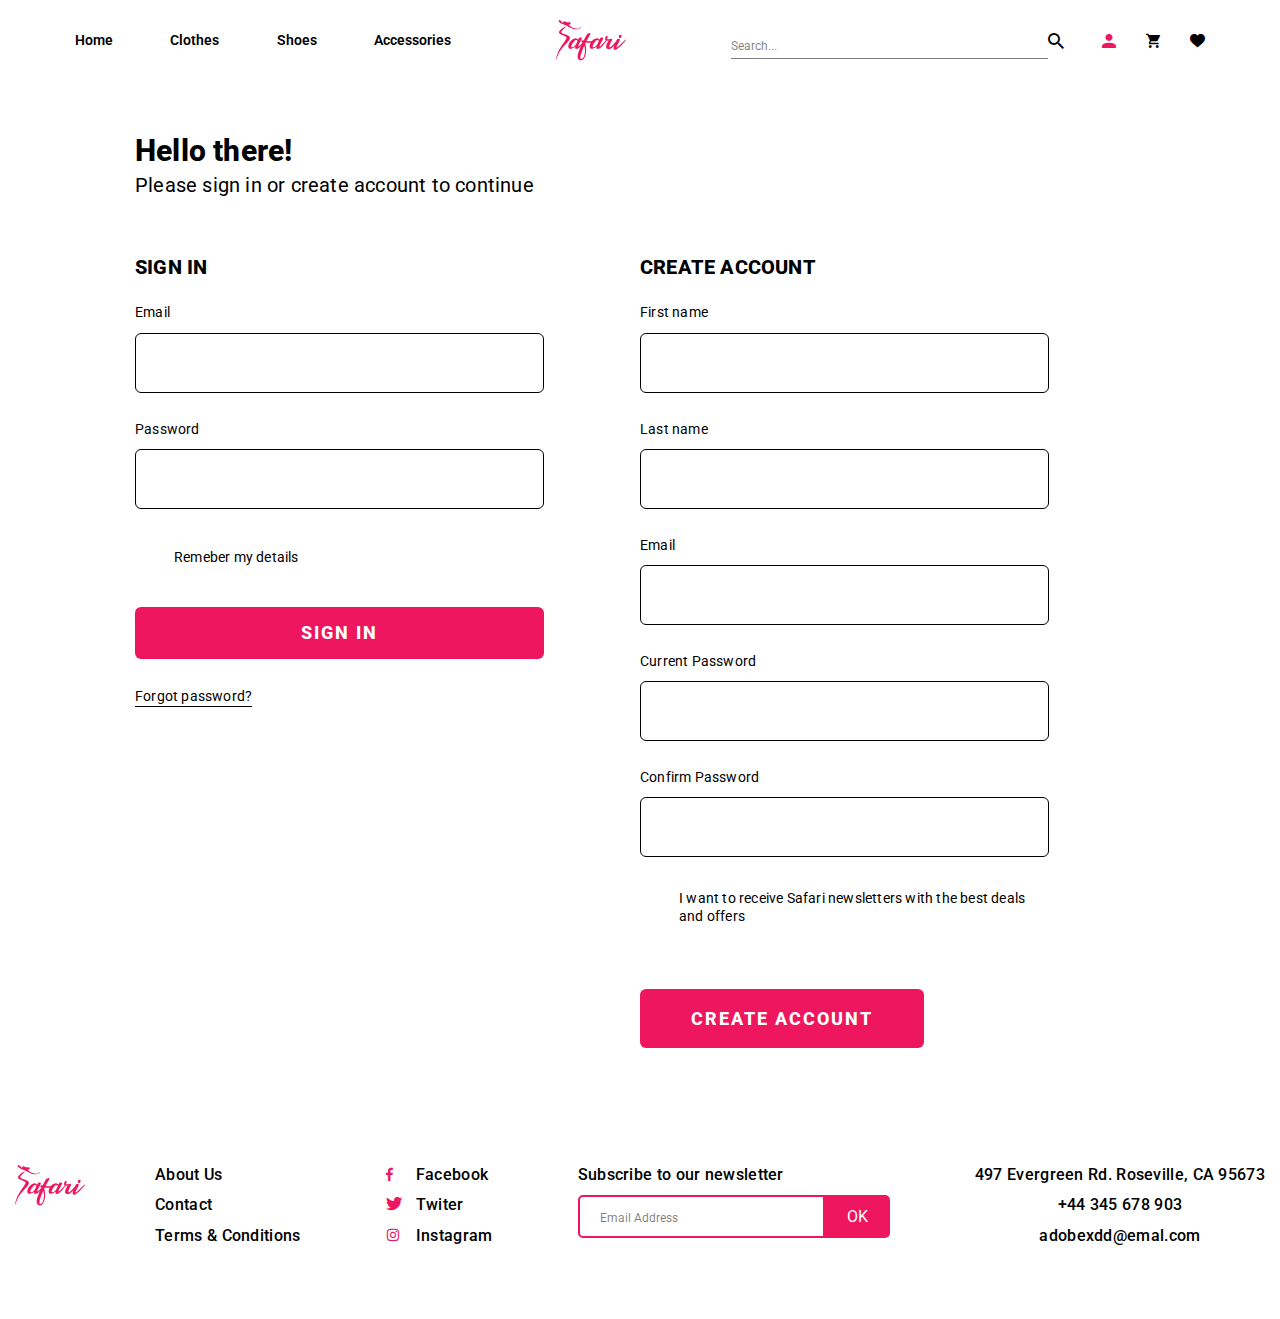
<file: user-sign-in-create-acc.html>
<!DOCTYPE html>
<html lang="ru">

<head>
	<title>SIGN IN / CREATE</title>
	<meta charset="UTF-8">
	<meta name="format-detection" content="telephone=no">
	<!-- <style>body{opacity: 0;}</style> -->
	<link rel="stylesheet" href="css/style.min.css?_v=20220412120131">
	<link rel="shortcut icon" href="favicon.ico">
	<!-- <meta name="robots" content="noindex, nofollow"> -->
	<meta name="viewport" content="width=device-width, initial-scale=1.0">
</head>

<body>
	<div class="wrapper">
		<header class="header">
			<div class=" header__container_small">
				<a href="index.html" class="header__mobile-small-logo"><img src="img/header/Logo.svg" alt="LOGO"></a>
				<div class="header__body">
					<div class="header__row-left header__row-left_column ">
						<nav class="header__nav mune-header">
							<ul class="mune-header__list mune-header__list_column">
								<li class="mune-header__item "><a href="index.html" class="mune-header__link ">Home</a>
								</li>
								<li class="mune-header__item"><a href="clothes.html" class="mune-header__link">Clothes</a></li>
								<li class="mune-header__item"><a href="shoes.html" class="mune-header__link">Shoes</a></li>
								<li class="mune-header__item"><a href="accessories.html"
										class="mune-header__link">Accessories</a>
								</li>
							</ul>
						</nav>
					</div>
					<a href="index.html" class="header__logo"><img src="img/header/Logo.svg" alt="LOGO"></a>
					<div class="header__row-right ">
						<form action="#" class="from-header from-header__search">
							<input autocomplete="off" type="search" name="form[]" data-error="Ошибка" placeholder="Search..."
								class="from-header__input">
							<button class="from-header__btn _icon-sherach"></button>
						</form>
						<nav class="header__nav mune-header">
							<ul class="mune-header__list ">
								<li class="mune-header__item "><a href="account-information.html"
										class="mune-header__link _icon-profile mune-header__link_icon"></a>
								</li>
								<li class="mune-header__item "><a href="cart.html"
										class="mune-header__link _icon-cart-shop"></a></li>
								<li class="mune-header__item "><a href="account-my-favorites.html"
										class="mune-header__link _icon-favorite"></a></li>
							</ul>
						</nav>
					</div>
				</div>
				<button type="button" class="header__icon icon-menu"><span></span></button>
			</div>
		</header>
		<main class="page">
			<section class="page__sign-in create-sign-in">
				<div class="create-sign-in__container_little">
					<h2 class="create-sign-in__title">Hello there!</h2>
					<div class="create-sign-in__text">Please sign in or create account to continue</div>
					<div class="create-sign-in__body">
						<form action="#" class="create-sign-in__form ">
							<div class="sign-in">
								<h3 class=" sign-in__title title-sign">SIGN IN</h3>
								<div class="sign-in__items">
									<div class=" sign-in__block-input input-block">
										<label for="" class="input-block__label">Email</label>
										<input autocomplete="off" placeholder="" type="text" name="form[]" data-error="Ошибка"
											class="input-block__inp input-block__inp_sign">
									</div>
									<div class=" sign-in__block-input input-block">
										<label for="" class="input-block__label">Password</label>
										<input autocomplete="off" type="password" name="form[]" data-error="Ошибка" placeholder=""
											class="input-block__inp input-block__inp_sign">
									</div>
									<div class="checkbox ">
										<input id="c_33" data-error="Ошибка" class="checkbox__input " type="checkbox" value="1"
											name="form[]">
										<label for="c_33" class="checkbox__label"><span class="checkbox__text">Remeber my
												details</span></label>
									</div>
								</div>
								<div class="sign-in__footer">
									<button type="submit" class="button button_sing">SIGN IN</button>
									<div class="sign-in__link"><a href="">Forgot password?</a></div>
								</div>
							</div>
							<div class="create-acc">
								<h3 class=" create-acc__title title-sign">CREATE ACCOUNT</h3>
								<div class="create-acc__items">
									<div class=" create-acc__block-input input-block">
										<label for="" class="input-block__label">First name</label>
										<input autocomplete="off" type="text" name="form[]" data-error="Ошибка" placeholder=""
											class="input-block__inp input-block__inp_sign ">
									</div>
									<div class=" create-acc__block-input input-block">
										<label for="" class="input-block__label">Last name</label>
										<input autocomplete="off" type="text" name="form[]" data-error="Ошибка" placeholder=""
											class="input-block__inp input-block__inp_sign">
									</div>
									<div class=" create-acc__block-input input-block">
										<label for="" class="input-block__label">Email</label>
										<input autocomplete="off" placeholder="" type="text" name="form[]" data-error="Ошибка"
											class="input-block__inp input-block__inp_sign">
									</div>
									<div class=" create-acc__block-input input-block">
										<label for="" class="input-block__label">Current Password</label>
										<input autocomplete="off" type="password" name="form[]" data-error="Ошибка" placeholder=""
											class="input-block__inp input-block__inp_sign">
									</div>
									<div class=" create-acc__block-input input-block">
										<label for="" class="input-block__label">Confirm Password</label>
										<input autocomplete="off" type="password" name="form[]" data-error="Ошибка" placeholder=""
											class="input-block__inp input-block__inp_sign">
									</div>
									<div class="checkbox create-acc__block-input">
										<input id="c_1" data-error="Ошибка" class="checkbox__input" type="checkbox" value="1"
											name="form[]">
										<label for="c_1" class="checkbox__label"><span class="checkbox__text">I want to receive
												Safari newsletters with the best deals
												and offers</span></label>
									</div>
									<button type="submit" class="button button_streatch">CREATE ACCOUNT</button>
								</div>

							</div>
						</form>
					</div>
				</div>
			</section>




		</main>
		<footer class="footer">
			<div class="footer__container">
				<div class="footer__body">
					<a href="" class="footer__logo"><img src="img/header/Logo.svg" alt="LOGO"></a>
					<div class="footer__nav-block menu-footer">
						<nav class="menu-footer__body">
							<ul class="menu-footer__list">
								<li class="menu-footer__item">
									<a href="" class="menu-footer__link">About Us</a>
								</li>
								<li class="menu-footer__item">
									<a href="" class="menu-footer__link">Contact</a>
								</li>
								<li class="menu-footer__item">
									<a href="" class="menu-footer__link">Terms & Conditions</a>
								</li>
							</ul>
						</nav>
					</div>
					<div class="footer__social menu-footer">
						<nav class="menu-footer-block__body">
							<ul class="menu-footer__list">
								<li class="menu-footer__item "><a href=""
										class="menu-footer__link menu-footer__link_icon _icon-facebook ">Facebook</a>
								</li>
								<li class="menu-footer__item "><a href=""
										class="menu-footer__link menu-footer__link_icon _icon-twitter ">Twiter</a></li>
								<li class="menu-footer__item "><a href=""
										class="menu-footer__link menu-footer__link_icon _icon-instagram ">Instagram</a>
								</li>
							</ul>
						</nav>
					</div>
					<form class="footer__sub subscribe-block">
						<label for="" class="subscribe-block__label">Subscribe to our newsletter</label>
						<div class="subscribe-block__block-input">
							<input autocomplete="off" required type="email" name="form[]" data-error="Ошибка"
								placeholder="Email Address" class="subscribe-block__input">
							<button type="submit" class="subscribe-block__button">OK</button>
						</div>
					</form>
					<div class="footer__contacts contacts-footer">
						<div class="contacts-footer__address">497 Evergreen Rd. Roseville, CA 95673</div>
						<div class="contacts-footer__tel"><a href="">+44 345 678 903</a></div>
						<div class="contacts-footer__email">adobexdd@emal.com</div>
					</div>
				</div>
			</div>
		</footer>
	</div>
	<!-- 
<div id="popup" aria-hidden="true" class="popup">
	<div class="popup__wrapper">
		<div class="popup__content">
			<button data-close type="button" class="popup__close">Закрыть</button>
			<div class="popup__text">
			</div>
		</div>
	</div>
</div>
 -->

	<script src="js/app.min.js?_v=20220412120131"></script>
</body>

</html>
</file>
<file: css/style.min.css>
@charset "UTF-8";@import url(https://fonts.googleapis.com/css?family=Mulish:300,regular,500,600,700,800&display=swap);@import url(https://fonts.googleapis.com/css?family=Roboto:regular&display=swap);@font-face{font-family:icons;font-display:swap;src:url(../fonts/icons.woff2) format("woff2"),url(../fonts/icons.woff) format("woff");font-weight:400;font-style:normal}.account__burger-button::after,.body-hover__add-basket::after,.page-num__button-arrow::after,.select__value:before,[class*=_icon-]:before{font-family:icons;font-style:normal;font-weight:400;font-variant:normal;text-transform:none;line-height:1;-webkit-font-smoothing:antialiased;-moz-osx-font-smoothing:grayscale}[class*=_icon-]:before{display:block}._icon-check:before{content:"\e905"}._icon-burger-arrow:before{content:"\e912"}._icon-add-basket:before{content:"\e901"}._icon-acc-info:before{content:"\e900"}._icon-add-favaorite:before{content:"\e902"}._icon-address-book:before{content:"\e903"}._icon-cart-shop:before{content:"\e904"}._icon-close:before{content:"\e906"}._icon-facebook:before{content:"\e907"}._icon-favorite:before{content:"\e908"}._icon-instagram:before{content:"\e909"}._icon-my-favorites:before{content:"\e90a"}._icon-my-orders:before{content:"\e90b"}._icon-p-left:before{content:"\e90c"}._icon-p-right:before{content:"\e90d"}._icon-profile:before{content:"\e90e"}._icon-sherach:before{content:"\e90f"}._icon-sing-out:before{content:"\e910"}._icon-twitter:before{content:"\e911"}._icon-filter:before{content:"\e913"}*{padding:0;margin:0;border:0}*,:after,:before{-webkit-box-sizing:border-box;box-sizing:border-box}body,html{height:100%;min-width:320px}body{color:#000;line-height:1;font-family:Roboto;font-size:.875rem;-ms-text-size-adjust:100%;-moz-text-size-adjust:100%;-webkit-text-size-adjust:100%;-webkit-font-smoothing:antialiased;-moz-osx-font-smoothing:grayscale}button,input,textarea{font-family:Roboto;font-size:inherit}button{cursor:pointer;color:inherit;background-color:inherit}a{color:inherit}a:link,a:visited{text-decoration:none}a:hover{text-decoration:none}ul li{list-style:none}img{vertical-align:top}h1,h2,h3,h4,h5,h6{font-weight:inherit;font-size:inherit}body{position:relative}.lock body{overflow:hidden;-ms-touch-action:none;touch-action:none}.wrapper{min-height:100%;display:-webkit-box;display:-ms-flexbox;display:flex;-webkit-box-orient:vertical;-webkit-box-direction:normal;-ms-flex-direction:column;flex-direction:column;overflow:hidden}.wrapper>main{-webkit-box-flex:1;-ms-flex:1 1 auto;flex:1 1 auto}.wrapper>*{min-width:0}[class*=__container]{max-width:83.75rem;-webkit-box-sizing:content-box;box-sizing:content-box;margin:0 auto;padding:0 .9375rem}[class*=__container_small]{max-width:71.875rem}[class*=__container_little]{max-width:63.125rem}.checkbox{position:relative}.checkbox:not(:last-child){margin-bottom:.3125em}.checkbox__input{position:absolute;width:0;height:0;opacity:0}.checkbox__input:checked+.checkbox__label:before{background:url(../img/icons/check.svg) 50% 50% no-repeat,#ed165f;border:none}.checkbox__label{cursor:pointer;display:-webkit-inline-box;display:-ms-inline-flexbox;display:inline-flex;-webkit-box-align:center;-ms-flex-align:center;align-items:center;position:relative;gap:10px}.checkbox__label:before{content:"";-ms-flex-item-align:start;align-self:flex-start;-webkit-box-flex:0;-ms-flex:0 0 20px;flex:0 0 20px;width:20px;height:20px;border:1px solid #000;border-radius:4px}.checkbox__text{padding:0 0 0 10px;font-weight:600;font-size:16px;line-height:1.125}.options{display:-webkit-box;display:-ms-flexbox;display:flex;-webkit-box-orient:vertical;-webkit-box-direction:normal;-ms-flex-direction:column;flex-direction:column;-webkit-box-align:start;-ms-flex-align:start;align-items:flex-start}.options__item{position:relative;cursor:pointer}.options__item:not(:last-child){margin-bottom:.3125em}.options__input{width:0;height:0;opacity:0;position:absolute}.options__input:focus+.options__label:before{-webkit-box-shadow:0 0 5px #000;box-shadow:0 0 5px #000}.options__input:checked+.options__label:after{background-color:#ed165f;-webkit-transform:scale(1);-ms-transform:scale(1);transform:scale(1)}.options__label{display:-webkit-inline-box;display:-ms-inline-flexbox;display:inline-flex;-webkit-box-align:center;-ms-flex-align:center;align-items:center;cursor:pointer;gap:10px}.options__label:before{content:"";-ms-flex-item-align:start;align-self:flex-start;width:20px;height:20px;-webkit-box-flex:0;-ms-flex:0 0 20px;flex:0 0 20px;border-radius:50%;border:2px solid #ed165f}.options__label:after{content:"";-webkit-transition:all .3s ease 0s;-o-transition:all .3s ease 0s;transition:all .3s ease 0s;-webkit-transform:scale(0);-ms-transform:scale(0);transform:scale(0);width:10px;height:10px;border-radius:50%;background-color:#ed165f;position:absolute;left:5px;top:5px}.options__text{font-size:14px;line-height:1.1428571429}.select{margin:32px 0 0 0;position:relative;width:76%}.select__body{position:relative}.select__title{color:inherit;text-align:left;padding:4.5064377682% 5.5793991416%;background-color:#fff;cursor:pointer;width:50%;border:1px solid #000;border-radius:6px}._select-focus .select__title{border:2px solid #ed165f}.select__value{display:-webkit-box;display:-ms-flexbox;display:flex;-webkit-box-align:center;-ms-flex-align:center;align-items:center;height:30px;padding:0 15px;-webkit-box-pack:justify;-ms-flex-pack:justify;justify-content:space-between;-webkit-box-orient:horizontal;-webkit-box-direction:reverse;-ms-flex-direction:row-reverse;flex-direction:row-reverse}.select__value:before{content:"\e90c";color:#000;font-weight:700;-ms-flex-item-align:stretch;-ms-grid-row-align:stretch;align-self:stretch;-webkit-box-flex:0;-ms-flex:0 0 10px;flex:0 0 10px;-webkit-transition:all .3s ease 0s;-o-transition:all .3s ease 0s;transition:all .3s ease 0s;display:-webkit-box;display:-ms-flexbox;display:flex;-webkit-box-pack:center;-ms-flex-pack:center;justify-content:center;-webkit-box-align:center;-ms-flex-align:center;align-items:center;-webkit-transform:rotate(-90deg);-ms-transform:rotate(-90deg);transform:rotate(-90deg)}._select-open .select__value:before{-webkit-transform:rotate(90deg);-ms-transform:rotate(90deg);transform:rotate(90deg)}.select__text{-webkit-box-flex:1;-ms-flex:1 1 auto;flex:1 1 auto}.select__input{width:100%;background-color:transparent;height:100%}.select__options{color:#000;position:absolute;top:49px;border-radius:0 0 4px 4px;min-width:50%;left:0;background-color:#fff;border-top:0;border-top:0;padding:10px 0 5px 0;-webkit-box-shadow:0 8px 16px rgba(38,38,38,.24),0 16px 24px rgba(38,38,38,.2);box-shadow:0 8px 16px rgba(38,38,38,.24),0 16px 24px rgba(38,38,38,.2);border-top:none;border:2px solid #ed165f}.select__scroll{overflow-y:auto;overflow-x:hidden;max-height:200px}.select__option{width:100%;display:block;text-align:left;cursor:pointer;padding:5px 26px;color:inherit}.select__option._select-selected{background-color:#eee}.select__row{display:-webkit-inline-box;display:-ms-inline-flexbox;display:inline-flex;-webkit-box-align:center;-ms-flex-align:center;align-items:center}.select._select-open{z-index:5}._select-tag{cursor:pointer}.spollers{display:-ms-grid;display:grid;-ms-grid-columns:(1fr)[2];grid-template-columns:repeat(2,1fr);gap:15px}.spollers__item{font-size:1.25rem}.spollers__item:not(:last-child){margin-bottom:1.5em}.spollers__title{width:100%;cursor:default;text-align:left;border:none;padding:.625rem 2.1875rem .625rem 0;border-radius:.3125rem;position:relative}._spoller-init .spollers__title{cursor:pointer}._spoller-init .spollers__title::after,._spoller-init .spollers__title::before{content:"";position:absolute;right:10px;top:50%;background-color:#000;height:2px;width:15px;-webkit-transition:-webkit-transform .5s ease 0s;transition:-webkit-transform .5s ease 0s;-o-transition:transform .5s ease 0s;transition:transform .5s ease 0s;transition:transform .5s ease 0s,-webkit-transform .5s ease 0s}._spoller-init .spollers__title::before{-webkit-transform:translate(-75%,-50%) rotate(40deg);-ms-transform:translate(-75%,-50%) rotate(40deg);transform:translate(-75%,-50%) rotate(40deg)}._spoller-init .spollers__title::after{-webkit-transform:translate(0,-50%) rotate(-40deg);-ms-transform:translate(0,-50%) rotate(-40deg);transform:translate(0,-50%) rotate(-40deg)}._spoller-init .spollers__title._spoller-active::before{-webkit-transform:translateX(-75%) rotate(-40deg);-ms-transform:translateX(-75%) rotate(-40deg);transform:translateX(-75%) rotate(-40deg)}._spoller-init .spollers__title._spoller-active::after{-webkit-transform:rotate(40deg);-ms-transform:rotate(40deg);transform:rotate(40deg)}.spollers__body{padding-top:0;border-radius:.3125rem}.qs-datepicker-container{margin:5px;font-size:1rem;font-family:sans-serif;color:#000;position:absolute;width:21.625em;display:-webkit-box;display:-ms-flexbox;display:flex;-webkit-box-orient:vertical;-webkit-box-direction:normal;-ms-flex-direction:column;flex-direction:column;z-index:9001;-webkit-user-select:none;-moz-user-select:none;-ms-user-select:none;user-select:none;overflow:hidden;background:#fff;-webkit-box-shadow:0 1.25em 1.25em -.9375em rgba(0,0,0,.3);box-shadow:0 1.25em 1.25em -.9375em rgba(0,0,0,.3);border:2px solid #ed165f;border-radius:6px;padding:5px}.qs-datepicker-container:before{top:0}.qs-datepicker-container:after{bottom:0}.qs-datepicker-container *{-webkit-box-sizing:border-box;box-sizing:border-box}.qs-datepicker-container.qs-centered{position:fixed;top:50%;left:50%;-webkit-transform:translate(-50%,-50%);-ms-transform:translate(-50%,-50%);transform:translate(-50%,-50%)}.qs-datepicker-container.qs-hidden{display:none}.qs-datepicker .qs-overlay{position:absolute;top:0;left:0;background:rgba(0,0,0,.75);color:#fff;width:100%;height:100%;padding:.5em;z-index:1;opacity:1;-webkit-transition:opacity .3s;-o-transition:opacity .3s;transition:opacity .3s;display:-webkit-box;display:-ms-flexbox;display:flex;-webkit-box-orient:vertical;-webkit-box-direction:normal;-ms-flex-direction:column;flex-direction:column}.qs-datepicker .qs-overlay.qs-hidden{opacity:0;z-index:-1}.qs-datepicker .qs-overlay .qs-overlay-year{background:rgba(0,0,0,0);border:none;border-bottom:1px solid #fff;border-radius:0;color:#fff;font-size:.875em;padding:.25em 0;width:80%;text-align:center;margin:0 auto;display:block}.qs-datepicker .qs-overlay .qs-overlay-year::-webkit-inner-spin-button{-webkit-appearance:none}.qs-datepicker .qs-overlay .qs-close{padding:.5em;cursor:pointer;position:absolute;top:0;right:0}.qs-datepicker .qs-overlay .qs-submit{border:1px solid #fff;border-radius:.26392em;padding:.5em;margin:0 auto auto;cursor:pointer;background:rgba(128,128,128,.4)}.qs-datepicker .qs-overlay .qs-submit.qs-disabled{color:grey;border-color:grey;cursor:not-allowed}.qs-datepicker .qs-overlay .qs-overlay-month-container{display:-webkit-box;display:-ms-flexbox;display:flex;-ms-flex-wrap:wrap;flex-wrap:wrap;-webkit-box-flex:1;-ms-flex-positive:1;flex-grow:1}.qs-datepicker .qs-overlay .qs-overlay-month{display:-webkit-box;display:-ms-flexbox;display:flex;-webkit-box-pack:center;-ms-flex-pack:center;justify-content:center;-webkit-box-align:center;-ms-flex-align:center;align-items:center;width:33.33333%;cursor:pointer;opacity:.5;-webkit-transition:opacity .15s;-o-transition:opacity .15s;transition:opacity .15s}.qs-datepicker .qs-overlay .qs-overlay-month.active,.qs-datepicker .qs-overlay .qs-overlay-month:hover{opacity:1}.qs-datepicker .qs-controls{width:100%;display:-webkit-box;display:-ms-flexbox;display:flex;-webkit-box-pack:justify;-ms-flex-pack:justify;justify-content:space-between;-webkit-box-align:center;-ms-flex-align:center;align-items:center;-webkit-box-flex:1;-ms-flex-positive:1;flex-grow:1;-ms-flex-negative:0;flex-shrink:0;background:#ed165f;color:#fff;-webkit-filter:blur(0);filter:blur(0);-webkit-transition:-webkit-filter .3s;transition:-webkit-filter .3s;-o-transition:filter .3s;transition:filter .3s;transition:filter .3s,-webkit-filter .3s}.qs-datepicker .qs-controls.qs-blur{-webkit-filter:blur(5px);filter:blur(5px)}.qs-datepicker .qs-arrow{height:1.5625em;width:1.5625em;position:relative;cursor:pointer;border-radius:.26392em;-webkit-transition:background .15s;-o-transition:background .15s;transition:background .15s}.qs-datepicker .qs-arrow:hover{background:rgba(0,0,0,.1)}.qs-datepicker .qs-arrow:hover.qs-left:after{border-right-color:#000}.qs-datepicker .qs-arrow:hover.qs-right:after{border-left-color:#000}.qs-datepicker .qs-arrow:after{content:"";border:.39062em solid transparent;position:absolute;top:50%;-webkit-transition:border .2s;-o-transition:border .2s;transition:border .2s}.qs-datepicker .qs-arrow.qs-left:after{border-right-color:#fff;right:50%;-webkit-transform:translate(25%,-50%);-ms-transform:translate(25%,-50%);transform:translate(25%,-50%)}.qs-datepicker .qs-arrow.qs-right:after{border-left-color:#fff;left:50%;-webkit-transform:translate(-25%,-50%);-ms-transform:translate(-25%,-50%);transform:translate(-25%,-50%)}.qs-datepicker .qs-month-year{font-weight:700;-webkit-transition:border .2s;-o-transition:border .2s;transition:border .2s;border-bottom:1px solid transparent;cursor:pointer}.qs-datepicker .qs-month-year:hover{border-bottom:1px solid grey}.qs-datepicker .qs-month-year:active:focus,.qs-datepicker .qs-month-year:focus{outline:0}.qs-datepicker .qs-month{padding-right:.5ex}.qs-datepicker .qs-year{padding-left:.5ex}.qs-datepicker .qs-squares{display:-webkit-box;display:-ms-flexbox;display:flex;color:#000;-ms-flex-wrap:wrap;flex-wrap:wrap;padding:.3125em;-webkit-filter:blur(0);filter:blur(0);-webkit-transition:-webkit-filter .3s;transition:-webkit-filter .3s;-o-transition:filter .3s;transition:filter .3s;transition:filter .3s,-webkit-filter .3s}.qs-datepicker .qs-squares.qs-blur{-webkit-filter:blur(5px);filter:blur(5px)}.qs-datepicker .qs-square{width:14.28571%;height:1.5625em;display:-webkit-box;display:-ms-flexbox;display:flex;-webkit-box-align:center;-ms-flex-align:center;align-items:center;-webkit-box-pack:center;-ms-flex-pack:center;justify-content:center;cursor:pointer;-webkit-transition:background .1s;-o-transition:background .1s;transition:background .1s;border-radius:.26392em}.qs-datepicker .qs-square.qs-current{font-weight:700}.qs-datepicker .qs-square.qs-current span{text-decoration:underline}.qs-datepicker .qs-square.qs-active{background:#fff;color:#000}.qs-datepicker .qs-square.qs-range-date-start:not(.qs-range-date-6){border-top-right-radius:0;border-bottom-right-radius:0}.qs-datepicker .qs-square.qs-range-date-middle{background:#d4ebf2}.qs-datepicker .qs-square.qs-range-date-middle:not(.qs-range-date-0):not(.qs-range-date-6){border-radius:0}.qs-datepicker .qs-square.qs-range-date-middle.qs-range-date-0{border-top-right-radius:0;border-bottom-right-radius:0}.qs-datepicker .qs-square.qs-range-date-end:not(.qs-range-date-0),.qs-datepicker .qs-square.qs-range-date-middle.qs-range-date-6{border-top-left-radius:0;border-bottom-left-radius:0}.qs-datepicker .qs-square.qs-disabled span{opacity:.2}.qs-datepicker .qs-square.qs-empty{cursor:default}.qs-datepicker .qs-square.qs-disabled{cursor:not-allowed}.qs-datepicker .qs-square.qs-day{cursor:default;font-weight:700;color:grey}.qs-datepicker .qs-square:not(.qs-empty):not(.qs-disabled):not(.qs-day):not(.qs-active):hover{background:#ed165ec4}.qs-datepicker .qs-event{position:relative}.qs-datepicker .qs-event:after{content:"";position:absolute;width:.46875em;height:.46875em;border-radius:50%;background:#07f;bottom:0;right:0}.qs-datepicker .qs-event.qs-disabled:after,.qs-datepicker .qs-event.qs-empty:after{background:#cce4ff}[class*=-ibg]{position:relative}[class*=-ibg] img{position:absolute;width:100%;height:100%;top:0;left:0;-o-object-fit:cover;object-fit:cover}[class*=-ibg_contain] img{-o-object-fit:contain;object-fit:contain}.input-block{display:-webkit-box;display:-ms-flexbox;display:flex;-webkit-box-orient:vertical;-webkit-box-direction:normal;-ms-flex-direction:column;flex-direction:column}.input-block__label{font-size:14px;line-height:.5833333333}.input-block__label:not(:last-child){margin:0 0 16px 0}.input-block textarea.input-block__inp{resize:none;height:200px;padding:15px 20px}.input-block__inp{width:100%;border:1px solid #000;border-radius:6px}.input-block__inp_sign{padding:5.1344743276% 6.3569682152%}.input-block__inp_acc-info{padding:6% 7.4285714286%}.input-block__inp_ship-address{padding:5.1851851852% 6.4197530864%}._form-focus .input-block__inp{outline:0;border:2px solid #ed165f;-webkit-box-shadow:0 8px 16px rgba(38,38,38,.24),0 16px 24px rgba(38,38,38,.2);box-shadow:0 8px 16px rgba(38,38,38,.24),0 16px 24px rgba(38,38,38,.2)}.title-sign{font-weight:800;font-size:20px;line-height:.9;letter-spacing:.2px;margin:0 0 32px 0}.button{margin:32px 0 0 0;letter-spacing:2px;text-transform:uppercase;color:#fff;font-weight:800;font-size:18px;line-height:1.33;padding:3.4408602151% 10.1075268817%;background-color:#ed165f;border-radius:6px;-webkit-transition:background-color .3s ease 0s;-o-transition:background-color .3s ease 0s;transition:background-color .3s ease 0s}.button_filter{margin:0;padding:0;background-color:#fff;color:#000;display:none}.button_small{margin:0 0 0 8px;margin-top:0;padding:4px 14px;font-weight:600;font-size:14px;line-height:1.2857142857;border-radius:2px}.button_gift{margin:0;padding:12px 11px}.button_gift-w{margin:0;padding:12px 11px;border:1px solid #000;background-color:#fff;color:#000}.button_border{background-color:#fff;border:1px solid #ed165f;color:#000}.button_white-cart{font-size:1rem;display:-webkit-inline-box;display:-ms-inline-flexbox;display:inline-flex;-webkit-box-align:center;-ms-flex-align:center;align-items:center;background-color:#fff;color:#ed165f;letter-spacing:.2px;padding:10px 15px}.button_white-cart span{display:-webkit-inline-box;display:-ms-inline-flexbox;display:inline-flex;margin:0 8px 0 0;-webkit-box-align:center;-ms-flex-align:center;align-items:center;border-radius:50%;width:16px;height:16px;background-color:#ed165f;position:relative}.button_white-cart span::after,.button_white-cart span::before{content:"";width:10px;height:2px;background-color:#fff;position:absolute;left:20%}.button_white-cart span::before{top:calc(50% - 1px);-webkit-transform:rotate(-45deg);-ms-transform:rotate(-45deg);transform:rotate(-45deg)}.button_white-cart span::after{bottom:calc(50% - 1px);-webkit-transform:rotate(45deg);-ms-transform:rotate(45deg);transform:rotate(45deg)}.button_white-cart::before{color:#ed165f;padding:0 8px 0 0}.button_white{background-color:#fff;color:#000;padding:3.4408602151% 7.0967741935%}.button_white span{display:-webkit-inline-box;display:-ms-inline-flexbox;display:inline-flex;-webkit-box-align:center;-ms-flex-align:center;align-items:center;border-radius:50%;width:16px;height:16px;background-color:#ed165f;position:relative;top:1px}.button_white span::after,.button_white span::before{content:"";width:10px;height:2px;background-color:#fff;position:absolute;left:17%}.button_white span::before{top:calc(50% - 1px);-webkit-transform:rotate(-45deg);-ms-transform:rotate(-45deg);transform:rotate(-45deg)}.button_white span::after{bottom:calc(50% - 1px);-webkit-transform:rotate(45deg);-ms-transform:rotate(45deg);transform:rotate(45deg)}.sidebar-acc{letter-spacing:.2px;font-weight:800;line-height:1.125}._active .sidebar-acc{-webkit-box-shadow:0 0 50px #000;box-shadow:0 0 50px #000;left:0;z-index:30}.sidebar-acc__btn{display:none}.sidebar-acc__nav{display:-webkit-box;display:-ms-flexbox;display:flex;-webkit-box-orient:vertical;-webkit-box-direction:normal;-ms-flex-direction:column;flex-direction:column}.sidebar-acc__title{text-align:center;letter-spacing:.2px;font-size:16px}.sidebar-acc__title:not(:last-child){margin:0 0 42px 0}.sidebar-acc__sing-out{display:block;height:30px;-ms-flex-item-align:center;-ms-grid-row-align:center;align-self:center;font-weight:600;font-size:16px;color:#ed165f;margin:0 0 7.0072992701% 0}.sidebar-acc__sing-out::before{display:inline-block;margin:0 17px 0 0;font-size:1pxrem}.mune-acc__list{padding:0 0 40px 0}.mune-acc__item{position:relative}.mune-acc__item:not(:last-child){margin:0 0 32px 0}.mune-acc__item_selected__link{color:#fff}.mune-acc__link{position:relative;z-index:10;padding-left:32px;font-size:14px;height:30px;display:-webkit-box;display:-ms-flexbox;display:flex;-webkit-box-align:center;-ms-flex-align:center;align-items:center}.mune-acc__link::before{display:inline-block;margin:0 18px 0 0}.mune-acc__link_selected{color:#fff}.mune-acc__img{position:absolute;top:50%;left:0;padding:0 0 37.5% 0;z-index:-1}.mune-acc img{-webkit-transform:translate(0,-50%);-ms-transform:translate(0,-50%);transform:translate(0,-50%);width:100%;height:100%;-o-object-fit:cover;object-fit:cover}.title-details-shipping__title{font-weight:800;font-size:20px;line-height:.9}.title-details-shipping__title::before{content:"";margin:0 16px 0 0;display:-webkit-inline-box;display:-ms-inline-flexbox;display:inline-flex;-ms-flex-item-align:end;align-self:flex-end;border-radius:50%;width:22px;height:22px;color:#fff;background:url(../img/icons/check.svg) 50% 50% no-repeat,#c4c4c4}.title-details-shipping__title_pink::before{background:url(../img/icons/check.svg) 50% 50% no-repeat,#ed165f}.title-details-shipping__title_none{text-align:center}.title-details-shipping__title_none::before{display:none}.sorting-title__logo{font-weight:600;font-size:20px;line-height:.9;border-bottom:1px solid rgba(0,0,0,.5);padding:0 0 16px 0}.sorting-title__logo_nb{border-bottom:none;padding:0}.res-btn{position:absolute;right:-5px;top:-20px}.res-btn::after,.res-btn::before{content:"";display:inline-block;width:10px;height:2px;position:absolute;right:10px;top:28px;background-color:#c4c4c4}.res-btn::after{-webkit-transform:rotate(-45deg);-ms-transform:rotate(-45deg);transform:rotate(-45deg)}.res-btn::before{-webkit-transform:rotate(45deg);-ms-transform:rotate(45deg);transform:rotate(45deg)}.res-btn__inp{cursor:pointer;position:absolute;right:20px;top:14px;width:50px;height:30px;font-size:14px;line-height:18px;color:#c4c4c4;background-color:#fff}.header__container_small{display:-webkit-box;display:-ms-flexbox;display:flex;-webkit-box-pack:justify;-ms-flex-pack:justify;justify-content:space-between}.header__body{-webkit-box-flex:1;-ms-flex:1 1 auto;flex:1 1 auto;position:relative;display:-webkit-box;display:-ms-flexbox;display:flex;-webkit-box-align:center;-ms-flex-align:center;align-items:center;-webkit-box-pack:justify;-ms-flex-pack:justify;justify-content:space-between;min-height:30px;padding:20px 10px;z-index:2}.menu-open .header__body{left:0}.header__row-left{padding:0 30px 0 0}.menu-open .header__row-left{left:0}.header__icon{-webkit-box-ordinal-group:4;-ms-flex-order:3;order:3;-ms-flex-item-align:center;-ms-grid-row-align:center;align-self:center}.header__mobile-small-logo{-ms-flex-item-align:center;-ms-grid-row-align:center;align-self:center;position:relative;z-index:5}.header__logo{position:relative;z-index:2}.header__row-right{display:-webkit-box;display:-ms-flexbox;display:flex;padding:0 0 0 30px}.header__row-right .mune-header{-ms-flex-item-align:center;-ms-grid-row-align:center;align-self:center}.header__row-right .mune-header__list{-ms-flex-wrap:nowrap;flex-wrap:nowrap}.header__row-right .mune-header__item{font-size:1rem}.header__row-right .mune-header__item:not(:last-child){margin:0 30px 0 0}.mune-header__list{display:-webkit-box;display:-ms-flexbox;display:flex;row-gap:20px;-ms-flex-wrap:wrap;flex-wrap:wrap;-webkit-box-pack:start;-ms-flex-pack:start;justify-content:flex-start}.mune-header__link{font-weight:600;font-size:.875rem;line-height:1.28;-webkit-transition:color .3s ease 0s;-o-transition:color .3s ease 0s;transition:color .3s ease 0s;position:relative;z-index:20}.mune-header__link_selected::after{content:"";display:block;width:140%;height:1px;position:absolute;top:140%;left:50%;-webkit-transform:translate(-50%,-50%);-ms-transform:translate(-50%,-50%);transform:translate(-50%,-50%);background-color:#ed165f}.mune-header__link_icon{color:#ed165f}.from-header__search{display:-webkit-box;display:-ms-flexbox;display:flex;position:relative;z-index:5}.from-header__input{width:100%;padding:5px 0 2px 0;border-bottom:.5px solid rgba(0,0,0,.5);font-size:1.5625rem}._form-focus .from-header__input{outline:0;border-bottom:.5px solid #ed165f}.from-header__input::-webkit-input-placeholder{font-size:12px;line-height:1.5;color:rgba(0,0,0,.5)}.from-header__input::-moz-placeholder{font-size:12px;line-height:1.5;color:rgba(0,0,0,.5)}.from-header__input:-ms-input-placeholder{font-size:12px;line-height:1.5;color:rgba(0,0,0,.5)}.from-header__input::-ms-input-placeholder{font-size:12px;line-height:1.5;color:rgba(0,0,0,.5)}.from-header__input::placeholder{font-size:12px;line-height:1.5;color:rgba(0,0,0,.5)}.from-header__btn{font-size:1rem}.icon-menu{-webkit-box-ordinal-group:4;-ms-flex-order:3;order:3;display:none}.footer__body{display:-webkit-box;display:-ms-flexbox;display:flex;-webkit-box-pack:justify;-ms-flex-pack:justify;justify-content:space-between;-webkit-box-align:start;-ms-flex-align:start;align-items:flex-start;font-size:1rem;font-weight:500;letter-spacing:.3px;line-height:1.2;padding:4.4776119403% 0 5.9701492537%}.menu-footer{padding:0 15px 0 0}.menu-footer__item:not(:last-child){margin:0 0 11px 0}.menu-footer__link{-webkit-transition:color .3s ease 0s;-o-transition:color .3s ease 0s;transition:color .3s ease 0s}.menu-footer__link_icon::before{width:14px;display:inline-block;padding:0 30px 0 0;font-size:.875rem;color:#ed165f}.subscribe-block{padding:0 15px 0 0}.subscribe-block__block-input{margin:11px 0 0 0;display:-webkit-box;display:-ms-flexbox;display:flex}.subscribe-block__input{width:100%;padding:10px 20px;border:2px solid #ed165f;border-radius:5px 0 0 5px}._form-focus .subscribe-block__input{outline:0}.subscribe-block__input::-webkit-input-placeholder{font-size:12px;line-height:1.5;color:rgba(0,0,0,.5)}.subscribe-block__input::-moz-placeholder{font-size:12px;line-height:1.5;color:rgba(0,0,0,.5)}.subscribe-block__input:-ms-input-placeholder{font-size:12px;line-height:1.5;color:rgba(0,0,0,.5)}.subscribe-block__input::-ms-input-placeholder{font-size:12px;line-height:1.5;color:rgba(0,0,0,.5)}.subscribe-block__input::placeholder{font-size:12px;line-height:1.5;color:rgba(0,0,0,.5)}.subscribe-block__button{color:#fff;background-color:#ed165f;padding:10px 22px;border-radius:0 5px 5px 0}.contacts-footer{text-align:center}.contacts-footer>:not(:last-child){margin:0 0 11px 0}.page__slider-main{margin:0 0 4.776119403% 0}.main-slider{background-color:#ed165f}.main-slider__slider{background-color:#ed165f}.main-slider__slide{display:-webkit-box;display:-ms-flexbox;display:flex;-webkit-box-pack:center;-ms-flex-pack:center;justify-content:center;position:relative}.no-webp .main-slider__slide::before{background:url(../img/main-slider/Logo-slider.png) center center/70% 60% no-repeat}.main-slider__slide::before{content:"";position:absolute;width:100%;height:100%;top:0;left:0;z-index:-2}.main-slider__img{z-index:-1;position:relative}.main-slider__img img{max-width:100%}.main-slider__pagging{text-align:center;padding:2.3880597015% 0 4.776119403% 0}.main-slider__pagging .swiper-pagination-bullet{width:16px;height:16px;border:2px solid #fff;border-radius:50%;display:inline-block;margin:0 26px 0 0}.main-slider__pagging .swiper-pagination-bullet-active{background-color:#fff;border-radius:50%}.main-slider__down-arrow{padding:0 0 37px 0}.arrow-down{display:-webkit-box;display:-ms-flexbox;display:flex;-webkit-box-orient:vertical;-webkit-box-direction:normal;-ms-flex-direction:column;flex-direction:column;text-align:center;-webkit-box-align:center;-ms-flex-align:center;align-items:center}.arrow-down__text{font-weight:600;color:#fff}.arrow-down__text:not(:last-child){margin:0 0 16px 0}.arrow-down__icon{width:11px;height:11px;border:3px solid #fff;border-radius:50%;position:relative}.arrow-down__icon::after{content:"";border:solid #fff;border-width:0 3px 3px 0;display:inline-block;padding:6px;position:absolute;bottom:-15px;left:-5px;-webkit-transform:rotate(45deg);-ms-transform:rotate(45deg);transform:rotate(45deg)}.style-your__title{display:-webkit-box;display:-ms-flexbox;display:flex;-webkit-box-pack:justify;-ms-flex-pack:justify;justify-content:space-between;-webkit-box-align:center;-ms-flex-align:center;align-items:center}.style-your__title h2{text-align:center;margin:0 2.7777777778%;-webkit-box-flex:1;-ms-flex:1 1 274px;flex:1 1 274px;font-weight:700;line-height:1.16}.style-your__title:not(:last-child){margin:0 0 32px 0}.style-your__title::after,.style-your__title::before{content:"";width:31.94%;height:1px;background-color:#000}.style-your__text{line-height:1.45;text-align:center}.style-your__text:not(:last-child){margin:0 0 4.3795620438% 0}.style-your__items{display:-webkit-box;display:-ms-flexbox;display:flex;-webkit-box-pack:center;-ms-flex-pack:center;justify-content:center;-ms-flex-wrap:wrap;flex-wrap:wrap;row-gap:30px;margin-top:60px;margin:0 -25px}.style-your__item{padding:0 25px;min-width:220px;-webkit-box-flex:0;-ms-flex:0 1 25%;flex:0 1 25%}.goods{display:-webkit-box;display:-ms-flexbox;display:flex;height:100%;-webkit-box-orient:vertical;-webkit-box-direction:normal;-ms-flex-direction:column;flex-direction:column}.goods__top{display:-webkit-box;display:-ms-flexbox;display:flex;-webkit-box-orient:vertical;-webkit-box-direction:normal;-ms-flex-direction:column;flex-direction:column;position:relative}.goods__top::before{content:"";position:absolute;width:100%;height:100%;top:0;left:0;z-index:2}.goods__img-ibg{display:inline-block;padding:0 0 153.87% 0}.goods .goods__top:hover:before{background-color:rgba(0,0,0,.25)}.goods__body{margin:10.7744107744% 0 0 0;display:-webkit-box;display:-ms-flexbox;display:flex;-webkit-box-orient:vertical;-webkit-box-direction:normal;-ms-flex-direction:column;flex-direction:column;text-align:center}.goods__text{font-size:20px;line-height:1.3;letter-spacing:.2px}.goods__text:not(:last-child){margin:0 0 16px 0}.goods__price{font-size:20px;line-height:1.15}.goods__hover{position:absolute;top:50%;left:50%;z-index:4;-webkit-transform:translate(-50%,-50%);-ms-transform:translate(-50%,-50%);transform:translate(-50%,-50%)}.touch .goods__hover{position:static;-webkit-transform:none;-ms-transform:none;transform:none;padding-top:.625rem}.body-hover{text-align:center;-webkit-transition:opacity .3s ease 0s;-o-transition:opacity .3s ease 0s;transition:opacity .3s ease 0s;visibility:hidden;opacity:0}._active-show .body-hover{opacity:1;visibility:visible}.touch .body-hover{opacity:1;visibility:visible;display:-webkit-box;display:-ms-flexbox;display:flex;-webkit-box-orient:horizontal;-webkit-box-direction:reverse;-ms-flex-direction:row-reverse;flex-direction:row-reverse;-webkit-box-pack:center;-ms-flex-pack:center;justify-content:center;-webkit-column-gap:20px;-moz-column-gap:20px;column-gap:20px}.body-hover__favorite{padding:10px;color:#ed165f;background-color:#fff;font-size:1.25rem;-ms-flex-item-align:center;-ms-grid-row-align:center;align-self:center}.body-hover__favorite:not(:last-child){margin:0 0 13px 0}.touch .body-hover__favorite{border:2px solid #ed165f;border-radius:9px;margin:0;padding:12px 14px}.body-hover__add-basket{padding:12px 14px;background-color:#fff;border-radius:2px;font-size:12px;line-height:1.4;font-weight:700;letter-spacing:.2px;display:-webkit-box;display:-ms-flexbox;display:flex;-webkit-box-align:center;-ms-flex-align:center;align-items:center}.touch .body-hover__add-basket{border:2px solid #ed165f;border-radius:9px}.body-hover__add-basket::after{font-size:1.25rem;padding:0 0 0 11px;content:"\e901";color:#ed165f}.body-hover__num-page{margin:8.9051094891% 0}.page-num__container{margin:8.9051094891% 0}.page-num__body{display:-webkit-box;display:-ms-flexbox;display:flex;-webkit-box-pack:center;-ms-flex-pack:center;justify-content:center;-webkit-box-align:center;-ms-flex-align:center;align-items:center}.page-num__list{display:-webkit-box;display:-ms-flexbox;display:flex;border-bottom:.5px solid rgba(0,0,0,.5);padding:20px 40px}.page-num__item{height:30px;width:30px;position:relative}.page-num__item:not(:last-child){margin:0 50px 0 0}.page-num ._active-page::after{content:"";display:block;height:3px;width:74px;background-color:#ed165f;position:absolute;bottom:-22px;left:-40px}.page-num__link{font-weight:300;font-size:14px;line-height:1}.page-num__button-arrow{height:20px;width:20px}.page-num__button-arrow::after{content:"\e90d";font-size:.8125rem;font-weight:700}._active .account__bg{background:rgba(0,0,0,0);position:absolute;width:100%;height:100%;top:0;left:0;z-index:10}.account__burger-button{color:#fff;display:-webkit-inline-box;display:-ms-inline-flexbox;display:inline-flex;margin:0 0 30px 10px;background-color:#ed165f;padding:10px 20px;border-radius:6px;font-weight:600;letter-spacing:.15em}.account__burger-button::after{content:"\e912";margin:0 0 0 15px;font-size:1.125rem;-webkit-transition:-webkit-transform .3s ease 0s;transition:-webkit-transform .3s ease 0s;-o-transition:transform .3s ease 0s;transition:transform .3s ease 0s;transition:transform .3s ease 0s,-webkit-transform .3s ease 0s;-webkit-transform:rotate(360deg);-ms-transform:rotate(360deg);transform:rotate(360deg)}.account__container{display:-ms-grid;display:grid;-ms-grid-columns:22.8467153285% 70.5839416058%;grid-template-columns:22.8467153285% 70.5839416058%;-webkit-column-gap:32px;-moz-column-gap:32px;column-gap:32px}.account__title{font-size:24px;line-height:.75;letter-spacing:.2px}.account__title:not(:last-child){margin:0 0 90px 0}.form-block__items{padding-left:4.6715328467%;display:-webkit-box;display:-ms-flexbox;display:flex}.form-block__item{padding:0 20px 0 0;-webkit-box-flex:0;-ms-flex:0 1 50%;flex:0 1 50%}.form-block__item>:not(:last-child){margin:0 0 32px 0}.form-block .input-block__inp{padding:21px 26px}.form-block__block-input{max-width:350px}.form-block__link-change-pass{font-size:16px;font-weight:600;line-height:1.125;color:#ed165f}.form-block__select{max-width:350px}.form-block__select .select{width:100%}.form-block__select .select .select__title{width:100%}.form-block__select .select .select__value{padding:0}.form-block__select .select .select__options{min-width:100%}.book-address>:not(:last-child){margin:0 0 16px 0}.book-address__title{font-weight:600;font-size:20px;line-height:.9;letter-spacing:.2px}.book-address__info-user-contact{font-size:14px;line-height:1.28;letter-spacing:.2px}.book-address__item:not(:last-child){margin:0 0 4px 0}.book-address__bnts-ed-del{display:block;text-align:right}.book-address__button{font-weight:700;color:#ed165f}.book-address__button:not(:last-child){margin:0 4.6715328467% 0 0}.orders__items{display:-ms-grid;display:grid;row-gap:30px}.orders__item{display:-webkit-box;display:-ms-flexbox;display:flex}.item-order__item{line-height:1.125}.product-column{-webkit-box-flex:0;-ms-flex:0 1 40%;flex:0 1 40%;min-width:300px;display:-webkit-box;display:-ms-flexbox;display:flex}.product-column_md-delivery{background-color:#08b727;border-radius:1px;color:#fff;text-align:center;padding:5px 16px}.product-column__block-right{margin:0 10.1587301587% 0 0}.product-column__img{display:inline-block;margin:0 0 16px 0}.product-column__img img{max-width:100%}.product-column__body>:not(:last-child){margin:0 0 8px 0}.product-column__title{display:block;font-weight:600;font-size:20px;line-height:.9;letter-spacing:.2px;color:#000}.product-column__size{color:#686868;font-weight:600;line-height:1.195;letter-spacing:.2px}.product-column__price{font-size:14px;line-height:1.195;color:#ed165f}.product-column__qty{font-size:14px;line-height:1.285}.product-column__date{font-size:12px;line-height:1.25}.payment-column{font-size:14px;line-height:2;color:#686868}.payment-column__title{font-weight:600;font-size:16px;line-height:1.5;color:#000}.del-ship-addr-column__delivery:not(:last-child){margin:0 0 20px 0}.del-ship-addr-column__title{font-weight:600;font-size:16px;line-height:1.5;margin:0 0 4px 0}.del-ship-addr-column__text{color:#686868;font-size:12px;line-height:2}.favorites__items{display:-webkit-box;display:-ms-flexbox;display:flex}.favorites__item{-webkit-box-flex:0;-ms-flex:0 1 50%;flex:0 1 50%}.favorites__buttons{display:-webkit-box;display:-ms-flexbox;display:flex;-webkit-box-pack:center;-ms-flex-pack:center;justify-content:center}.product-favaorite{display:-webkit-box;display:-ms-flexbox;display:flex;-webkit-box-align:center;-ms-flex-align:center;align-items:center;-webkit-box-pack:center;-ms-flex-pack:center;justify-content:center}.product-favaorite__img{display:-webkit-inline-box;display:-ms-inline-flexbox;display:inline-flex;margin:0 6.8817204301% 0 0}.product-favaorite__img img{max-width:100%}.product-favaorite__body>:not(:last-child){margin:0 0 8px 0}.product-favaorite__name{display:block;font-weight:600;font-size:20px;line-height:.9;letter-spacing:.2px}.product-favaorite__size{color:#686868;font-weight:600;line-height:1.195;letter-spacing:.2px}.product-favaorite__price{font-size:14px;line-height:1.195;color:#ed165f}.create-sign-in__container_little{letter-spacing:.2px}.create-sign-in__title{font-weight:800;font-size:30px;line-height:.6}.create-sign-in__title:not(:last-child){margin:0 0 16px 0}.create-sign-in__text{font-size:20px;line-height:.9}.create-sign-in__form{margin:64px 0 0 0;display:-webkit-box;display:-ms-flexbox;display:flex}.sign-in{padding:0 20px 0 0;-webkit-box-flex:0;-ms-flex:0 1 50%;flex:0 1 50%}.sign-in__items>:not(:last-child){margin:0 0 32px 0}.sign-in__footer{max-width:409px;display:-webkit-box;display:-ms-flexbox;display:flex;-webkit-box-orient:vertical;-webkit-box-direction:normal;-ms-flex-direction:column;flex-direction:column}.sign-in__block-input{max-width:409px}.sign-in__link a{display:-webkit-inline-box;display:-ms-inline-flexbox;display:inline-flex;border-bottom:1px solid #000;margin:29px 0 0 0;font-size:14px;line-height:1.28;letter-spacing:.2px;-webkit-transition:all .3s ease 0s;-o-transition:all .3s ease 0s;transition:all .3s ease 0s}.create-acc{-webkit-box-flex:0;-ms-flex:0 1 50%;flex:0 1 50%}.create-acc__items>:not(:last-child){margin:0 0 32px 0}.create-acc__block-input{max-width:409px}.cart-main__title{font-weight:800;font-size:1.5rem;line-height:.75;letter-spacing:.2px}.cart-main__title:not(:last-child){margin:0 0 78px 0}.cart-main__top-row:not(:last-child){margin:0 0 16px 0}.cart-main__footer{padding:20px 0 0 0;margin:5.5652173913% 0 0 0}.footer-cart{text-align:right}.footer-cart__sum-total{font-weight:600;font-size:24px;line-height:1.25}.footer-cart__sum-total span{font-weight:400}.footer-cart__sum-total:not(:last-child){margin:0 0 18px 0}.footer-cart__text{font-weight:600;line-height:1.125;letter-spacing:.2px;color:#686868}.footer-cart__btn{display:inline-block;-ms-grid-column-align:end;justify-self:end;padding:1.0434782609% 2.0869565217%}.footer-cart__btn:not(:last-child){margin:0 5.5652173913% 0 0}.row-top{display:-ms-grid;display:grid;-ms-grid-columns:52.1739130435% (12.6956521739%)[3];grid-template-columns:52.1739130435% repeat(3,12.6956521739%)}.row-top__item{text-align:center;font-weight:600;font-size:16px;line-height:1.125;letter-spacing:.2px;color:#686868}.row-top__item:first-child{text-align:left}.product-cart__item:not(:last-child){margin:0 0 30px 0}.product-cart__block{display:-ms-grid;display:grid;-ms-grid-columns:52.1739130435% (12.6956521739%)[3];grid-template-columns:52.1739130435% repeat(3,12.6956521739%);text-align:center;min-height:169px;-webkit-box-align:center;-ms-flex-align:center;align-items:center}.product-cart__description{display:-webkit-box;display:-ms-flexbox;display:flex;-webkit-box-align:center;-ms-flex-align:center;align-items:center}.product-cart__img{margin:0 5.3333333333% 0 0}.product-cart__img img{max-width:100%}.product-cart__body{-moz-text-align-last:left;text-align-last:left}.product-cart__body>:not(:last-child){margin:0 0 8px 0}.product-cart__name{display:block;font-weight:600;font-size:20px;line-height:.9;letter-spacing:.2px}.product-cart__size{font-weight:600;font-size:1rem;line-height:1.125;letter-spacing:.2px;color:#686868}.product-cart__buttons{text-align:right}.product-cart__btn:not(:last-child){padding:10px 10px 0 0}.product-cart__section-qty{padding:0 0 40px 0;border-left:1.5px solid #e1e1e1;border-right:1.5px solid #e1e1e1;-ms-grid-row-align:center;align-self:center;display:-ms-grid;display:grid;-webkit-box-align:center;-ms-flex-align:center;align-items:center;-webkit-box-pack:center;-ms-flex-pack:center;justify-content:center;height:100%}.product-cart__section-qty .select{margin:0}.product-cart__section-qty .select__title{width:86px;border:none;border-radius:0;border-bottom:1px solid #c4c4c4}.product-cart__section-qty .select__options{width:86px;border:1px solid #c4c4c4;border-radius:0;top:36px}.product-cart__section-price{display:-ms-grid;display:grid;-webkit-box-align:center;-ms-flex-align:center;align-items:center;padding:0 0 40px 0;height:100%;border-right:1.5px solid #e1e1e1}.product-cart__value{font-size:20px;line-height:1.15}.product-cart__value_m{display:none;font-size:1rem}.product-cart__section-total{padding:0 0 40px 0;display:-ms-grid;display:grid;-webkit-box-align:center;-ms-flex-align:center;align-items:center}.details-shipping__items{display:-webkit-box;display:-ms-flexbox;display:flex;margin:0 -31px}.details-shipping__item{padding:0 31px;-webkit-box-flex:0;-ms-flex:0 1 33.333%;flex:0 1 33.333%}.form-address__title{display:-webkit-box;display:-ms-flexbox;display:flex;-webkit-box-align:center;-ms-flex-align:center;align-items:center}.form-address__title:not(:last-child){margin:0 0 67px 0}.form-address__body>:not(:last-child){margin:0 0 32px 0}.form-block__select_address .select_form{width:100%}.form-block__select_address .select_form .select__title{width:100%}.form-block__select_address .select_form .select__options{width:100%}.form-block__block-input{max-width:350px}.from-delivery{display:-webkit-box;display:-ms-flexbox;display:flex;-webkit-box-orient:vertical;-webkit-box-direction:normal;-ms-flex-direction:column;flex-direction:column}.from-delivery__title:not(:last-child){margin:0 0 32px 0}.from-delivery__options_row{margin:0 0 17.2839506173% 0}.from-delivery__options_row .options__item{margin:0 20px 0 0}.from-delivery__options_column{-webkit-box-orient:vertical;-webkit-box-direction:normal;-ms-flex-direction:column;flex-direction:column}.from-delivery__body{display:-webkit-box;display:-ms-flexbox;display:flex}.from-delivery__info:not(:last-child){margin:0 0 32px 0}.from-delivery__text{padding:0 0 0 25px;font-size:14px;line-height:1.1428571429;color:#686868}.from-delivery__text:not(:last-child){margin:0 0 16px 0}.from-delivery__sub-text{font-size:12px;line-height:1.8}.from-delivery__list{font-size:12px;line-height:1.8;list-style:circle;padding:0 0 0 20px}.from-delivery__item{list-style:disc}.from-order-summary__title{margin:0 0 64px 0}.from-order-summary__block-product:not(:last-child){margin:0 0 64px 0}.from-order-summary__body>:not(:last-child){margin:0 0 32px 0}.product-block__item{display:-webkit-box;display:-ms-flexbox;display:flex;-webkit-box-align:center;-ms-flex-align:center;align-items:center}.product-block__item:not(:last-child){margin:0 0 32px 0}.product-block__img{margin:0 32px 0 0}.product-block__body>:not(:last-child){margin:0 0 8px 0}.product-block__name{display:block;font-weight:600;font-size:20px;line-height:.9}.product-block__size{font-weight:600;line-height:1.125;letter-spacing:.2px;color:#686868}.product-block__price{font-size:14px;line-height:1.1428571429;color:#ed165f}.product-block__block-qty{font-size:14px;line-height:1.2857142857;display:-webkit-box;display:-ms-flexbox;display:flex}.product-block__qty{margin:0 11px 0 0}.product-block__button{-ms-flex-item-align:center;-ms-grid-row-align:center;align-self:center;width:15px;height:13px;padding:1px 3px;color:#fff;background-color:#ed165f;position:relative}.product-block__button:not(:last-child){margin:0 8px 0 0}.product-block__button::before{content:"+";position:absolute;top:47%;left:50%;-webkit-transform:translate(-50%,-50%);-ms-transform:translate(-50%,-50%);transform:translate(-50%,-50%)}.product-block__button_minus{padding:7px 3px}.product-block__button_minus::before{content:"-";top:45%}.product-block__counter{font-size:12px;line-height:1.25;height:17px;width:22px;padding:1px 7px;background-color:#e1e1e1}.product-block__counter:not(:last-child){margin:0 8px 0 0}.from-order-summary__price>:not(:last-child){margin:0 0 16px 0}.price-block{padding:32px;display:-webkit-box;display:-ms-flexbox;display:flex;-webkit-box-orient:vertical;-webkit-box-direction:normal;-ms-flex-direction:column;flex-direction:column;border-top:1px solid #c4c4c4;border-bottom:1px solid #c4c4c4;font-weight:600;line-height:1.25}.price-block__item{display:-webkit-box;display:-ms-flexbox;display:flex;-webkit-box-pack:justify;-ms-flex-pack:justify;justify-content:space-between}.total-block{display:-webkit-box;display:-ms-flexbox;display:flex;-webkit-box-pack:justify;-ms-flex-pack:justify;justify-content:space-between}.total-block__item{font-weight:600;line-height:1.25}.total-block__item_pinc-color{font-weight:400;font-size:16px;line-height:1.1875;color:#ed165f}.gift-block__body{-webkit-box-align:center;-ms-flex-align:center;align-items:center;-webkit-box-pack:justify;-ms-flex-pack:justify;justify-content:space-between;display:-webkit-box;display:-ms-flexbox;display:flex}.gift-block__body:not(:last-child){margin:0 0 16px 0}.gift-block__text{font-weight:600;line-height:1.125;letter-spacing:.2px}.gift-block__bts{display:-webkit-box;display:-ms-flexbox;display:flex}.gift-block__button{font-weight:600;line-height:1.125;letter-spacing:.2px}.gift-block__button:not(:last-child){margin:0 33px 0 0}.gift-block__info{font-size:14px;line-height:1.2857142857;letter-spacing:.2px}.from-order-summary__btn{width:100%;margin:64px 0 0 0}.section-clothes__title{font-weight:800;line-height:.6;letter-spacing:3px}.section-clothes__title:not(:last-child){margin:0 0 64px 0}.section-clothes__body{display:-ms-grid;display:grid;-ms-grid-columns:301px 1fr;grid-template-columns:301px 1fr}.clothes-sidebar__close-btn{display:none}.clothes-sidebar__body{padding:32px 0 0 0;border-top:1px solid rgba(0,0,0,.5)}.clothes-sidebar__spollers{display:-webkit-box;display:-ms-flexbox;display:flex;-webkit-box-orient:vertical;-webkit-box-direction:normal;-ms-flex-direction:column;flex-direction:column}.clothes-sidebar__spollers>:not(:last-child){margin:0 0 34px 0}.category__item:not(:last-child){margin:0 0 16px 0}.category__link{font-size:16px;line-height:1.125;color:#686868;-webkit-transition:color .3s ease 0s;-o-transition:color .3s ease 0s;transition:color .3s ease 0s}.size{position:relative}.size__title span{color:rgba(0,0,0,.5)}.size__title:not(:last-child){margin:0 0 32px 0}.size__form{display:-ms-grid;display:grid;-ms-grid-columns:(56px)[4];grid-template-columns:repeat(4,56px);gap:8px;-webkit-box-pack:justify;-ms-flex-pack:justify;justify-content:space-between}.size__checkbox .checkbox__input:checked+.checkbox__label:before{background-color:#ed165f;background-image:none;border:none;color:#fff}.size__checkbox .checkbox__label{gap:0}.size__checkbox .checkbox__label:before{padding:7px 0;text-align:center;-webkit-box-flex:0;-ms-flex:0 0 60px;flex:0 0 60px;width:60px;height:32px;border:1px solid rgba(0,0,0,.5);border-radius:2px;font-weight:600;font-size:14px;line-height:18px}.size__checkbox .checkbox__label_xxs:before{content:"XXS"}.size__checkbox .checkbox__label_xs:before{content:"XS"}.size__checkbox .checkbox__label_s:before{content:"S"}.size__checkbox .checkbox__label_m:before{content:"M"}.size__checkbox .checkbox__label_l:before{content:"L"}.size__checkbox .checkbox__label_xl:before{content:"XL"}.size__checkbox .checkbox__label_23:before{content:"23"}.size__checkbox .checkbox__label_24:before{content:"24"}.size__checkbox .checkbox__label_25:before{content:"25"}.size__checkbox .checkbox__label_26:before{content:"26"}.size__checkbox .checkbox__label_27:before{content:"27"}.size__checkbox .checkbox__label_28:before{content:"28"}.size__checkbox .checkbox__label_29:before{content:"29"}.size__checkbox .checkbox__label_30:before{content:"30"}.size__checkbox .checkbox__label_31:before{content:"32"}.size__checkbox .checkbox__label_32:before{content:"32"}.size__checkbox .checkbox__label_35-5:before{content:"35.5/5"}.size__checkbox .checkbox__label_36:before{content:"36/5.5"}.size__checkbox .checkbox__label_37-5:before{content:"37.5/6.5"}.size__checkbox .checkbox__label_38:before{content:"38/7"}.size__checkbox .checkbox__label_39:before{content:"39/7.5"}.size__checkbox .checkbox__label_39-5:before{content:"39.5/8"}.size__checkbox .checkbox__label_40:before{content:"40/7.5"}.size__checkbox .checkbox__label_41:before{content:"41/9.5"}.size__checkbox .checkbox__label_41-5:before{content:"41.5/10"}.size__checkbox .checkbox__label_42:before{content:"42/10.5"}.size__checkbox .checkbox__label_42-5:before{content:"42/11"}.size__checkbox .checkbox__label_43:before{content:"43/12"}.size__checkbox .checkbox__label_s-m::before{content:"S/5"}.size__checkbox .checkbox__label_m-l::before{content:"M/L"}.size__checkbox .checkbox__label_6::before{content:"6"}.size__checkbox .checkbox__label_7::before{content:"7"}.size__checkbox .checkbox__label_8::before{content:"8"}.color{position:relative}.color__title:not(:last-child){margin:0 0 32px 0}.color__form{display:-ms-grid;display:grid;-ms-grid-columns:(1fr)[3];grid-template-columns:repeat(3,1fr);gap:8px}.checkbox__input:checked+.checkbox__label:before{border:none;background:url(../img/icons/check.svg) 50% 50% no-repeat,#ed165f}.checkbox__label{gap:0}.checkbox__label:before{content:"";-webkit-box-flex:0;-ms-flex:0 0 32px;flex:0 0 32px;width:32px;height:32px;border-radius:2px;border:none}.checkbox__label_beige::before{background:#f3ecdb}.checkbox__label_blue::before{background:#465ba3}.checkbox__label_black::before{background:#000}.checkbox__label_orange::before{background:#f07b4e}.checkbox__label_green::before{background:#41854d}.checkbox__label_brown::before{background:#665147}.checkbox__label_purple::before{background:#893d88}.checkbox__label_gold::before{background:-webkit-gradient(linear,left top,left bottom,from(#f3b121),color-stop(53.65%,rgba(255,203,90,.567708)),to(#ffc954));background:-o-linear-gradient(top,#f3b121 0,rgba(255,203,90,.567708) 53.65%,#ffc954 100%);background:linear-gradient(180deg,#f3b121 0,rgba(255,203,90,.567708) 53.65%,#ffc954 100%)}.checkbox__label_taupe::before{background:#cac1b8}.checkbox__label_white::before{background:#fff;border:.5px solid #000}.checkbox__label_pink::before{background:#f2a1b1}.checkbox__label_red::before{background:#d23c47}.checkbox__text{padding:0 0 0 7px;font-weight:400;font-size:14px;line-height:1.2857142857}.price{position:relative}.price__title:not(:last-child){margin:0 0 32px 0}.price__options>:not(:last-child){margin:0 0 16px 0}.options__label_square{display:-webkit-inline-box;display:-ms-inline-flexbox;display:inline-flex;-webkit-box-align:center;-ms-flex-align:center;align-items:center;cursor:pointer;gap:10px}.options__label_square:before{content:"";-ms-flex-item-align:start;align-self:flex-start;width:27px;height:27px;-webkit-box-flex:0;-ms-flex:0 0 27px;flex:0 0 27px;border:1px solid #000;border-radius:0}.options__label_square:after{content:"";border-radius:0;-webkit-transition:all .3s ease 0s;-o-transition:all .3s ease 0s;transition:all .3s ease 0s;-webkit-transform:scale(0);-ms-transform:scale(0);transform:scale(0);width:27px;height:27px;background:url(../img/icons/check.svg) 50% 50% no-repeat,#ed165f;position:absolute;left:0;top:0}.options__text pre{font-family:Mulish;font-weight:600;font-size:14px;line-height:1.2857142857}.own-price{display:-webkit-box;display:-ms-flexbox;display:flex;-webkit-box-align:center;-ms-flex-align:center;align-items:center;-webkit-column-gap:8px;-moz-column-gap:8px;column-gap:8px}.own-price .own-price__input::-webkit-inner-spin-button,.own-price .own-price__input::-webkit-outer-spin-button{-webkit-appearance:none;margin:0}.own-price__input{width:61px;height:27px;border:.5px solid #000;border-radius:0;padding:5px 8px}._form-focus .own-price__input{outline:0;border:2px solid #ed165f;-webkit-box-shadow:0 8px 16px rgba(38,38,38,.24),0 16px 24px rgba(38,38,38,.2);box-shadow:0 8px 16px rgba(38,38,38,.24),0 16px 24px rgba(38,38,38,.2)}.own-price__to{font-weight:600;font-size:14px;line-height:1.2857142857}._active .style-your{display:none}.style-your__items{padding:32px 0 0 0}.style-your__items_clothes-items{border-top:1px solid rgba(0,0,0,.5);-webkit-box-pack:center;-ms-flex-pack:center;justify-content:center}.style-your__item_clothes-item{-webkit-box-flex:0;-ms-flex:0 1 33.333%;flex:0 1 33.333%}.section-clothes__top-row{height:60px;display:-ms-grid;display:grid;-ms-grid-columns:304px 1fr;grid-template-columns:304px 1fr;position:relative;z-index:4}.row-top-clothes__title{padding:20px 0 0 0}.row-top-clothes__select .select_form{width:100%;margin:0}.row-top-clothes__select .select__title{padding:9px 16px;width:200px;font-weight:600;font-size:14px;line-height:1.2857142857;letter-spacing:.2px;border-radius:0}.row-top-clothes__select .select__value{padding:0}.row-top-clothes__select .select__options{width:200px;border-radius:0}.swiper{overflow:hidden}.swiper-wrapper{width:100%;height:100%;-webkit-box-sizing:content-box;box-sizing:content-box;display:-webkit-box;display:-ms-flexbox;display:flex;position:relative}.swiper-vertical .swiper-wrapper{-webkit-box-orient:vertical;-webkit-box-direction:normal;-ms-flex-direction:column;flex-direction:column}.swiper-autoheight .swiper-wrapper{-webkit-box-align:start;-ms-flex-align:start;align-items:flex-start}.swiper-initialized .swiper-slide{-ms-flex-negative:0;flex-shrink:0}.swiper-android .swiper-slide,.swiper-android .swiper-wrapper{-webkit-transform:translate3d(0,0,0);transform:translate3d(0,0,0)}.swiper-button-lock{display:none!important}@media (min-width:31.25em){.header__mobile-small-logo{display:none}}@media (min-width:47.99875em){.account__burger-button{display:none}}@media (min-width:61.99875em){.spollers__title{display:none}.row-top-clothes__select{-ms-grid-column-align:end;justify-self:end}}@media (min-width:68.75em){.goods{max-width:297px}}@media (min-width:85.625em){.button_filter{font-size:3.125rem}.button_white{font-size:1.125rem}.mune-header__item:not(:last-child){margin-right:3.75rem}.from-header__search:not(:last-child){margin-right:2.5rem}.arrow-down__text{font-size:1.875rem}.style-your__title h2{font-size:2.5rem}.style-your__text{font-size:1.5rem}.page__account{padding-top:6rem}.page__account{padding-bottom:6rem}.create-sign-in__container_little{padding-top:4rem}.create-sign-in__container_little{padding-bottom:4rem}.page__cart{padding-top:4rem}.page__cart{padding-bottom:12.5rem}.page__shipping-details{padding-top:4rem}.page__shipping-details{padding-bottom:12.5rem}.page__clothes{padding-top:5.5rem}.page__clothes{padding-bottom:8rem}.section-clothes__title{font-size:1.875rem}.section-clothes__body{-webkit-column-gap:5.25rem;-moz-column-gap:5.25rem;column-gap:5.25rem}}@media (max-width:20em){.button_filter{font-size:1.875rem}.button_white{font-size:.875rem}.mune-header__item:not(:last-child){margin-right:1.875rem}.from-header__search:not(:last-child){margin-right:1.25rem}.arrow-down__text{font-size:1.25rem}.style-your__title h2{font-size:1.25rem}.style-your__text{font-size:1rem}.page__account{padding-top:1.875rem}.page__account{padding-bottom:1.875rem}.create-sign-in__container_little{padding-top:2.125rem}.create-sign-in__container_little{padding-bottom:2.125rem}.page__cart{padding-top:1.875rem}.page__cart{padding-bottom:6.25rem}.page__shipping-details{padding-top:1.875rem}.page__shipping-details{padding-bottom:6.25rem}.page__clothes{padding-top:2.5rem}.page__clothes{padding-bottom:3.75rem}.section-clothes__title{font-size:1.25rem}.section-clothes__body{-webkit-column-gap:2.75rem;-moz-column-gap:2.75rem;column-gap:2.75rem}}@media (max-width:61.99875em){.spollers{-ms-grid-columns:none;grid-template-columns:none}.input-block textarea.input-block__inp{height:150px;max-width:350px}.button_filter{display:block}.mune-acc__link::before{margin:0 10px 0 0}.mune-acc__link{padding-left:10px}.sorting-title{display:none}.res-btn{right:50px;top:-5px}.header__container_small{padding-top:20px;padding-bottom:20px}.header__row-left{-webkit-box-ordinal-group:3;-ms-flex-order:2;order:2;padding:0 2.6086956522% 0 50px}.header__logo{-webkit-box-ordinal-group:2;-ms-flex-order:1;order:1}.header__row-right{-webkit-box-ordinal-group:4;-ms-flex-order:3;order:3;padding:0 2.6086956522% 0 2.6086956522%}.header__row-right .mune-header__link{font-size:1.25rem}.footer__body{-webkit-box-orient:horizontal;-webkit-box-direction:reverse;-ms-flex-direction:row-reverse;flex-direction:row-reverse;-ms-flex-wrap:wrap;flex-wrap:wrap;row-gap:30px}.footer__logo{-webkit-box-flex:0;-ms-flex:0 1 50%;flex:0 1 50%;-webkit-box-ordinal-group:3;-ms-flex-order:2;order:2;text-align:right}.footer__nav-block{-webkit-box-flex:0;-ms-flex:0 1 50%;flex:0 1 50%;text-align:center;-webkit-box-ordinal-group:4;-ms-flex-order:3;order:3}.footer__social{-webkit-box-flex:0;-ms-flex:0 1 50%;flex:0 1 50%;-webkit-box-ordinal-group:3;-ms-flex-order:2;order:2}.footer__sub{-webkit-box-flex:1;-ms-flex:1 1 100%;flex:1 1 100%;-webkit-box-ordinal-group:2;-ms-flex-order:1;order:1}.footer__contacts{-webkit-box-flex:0;-ms-flex:0 1 50%;flex:0 1 50%;-webkit-box-ordinal-group:6;-ms-flex-order:5;order:5}.subscribe-block{text-align:center}.main-slider__slide::before{background:0 0}.main-slider__pagging{display:none}.style-your__item{-webkit-box-flex:0;-ms-flex:0 1 33.333%;flex:0 1 33.333%}.body-hover__add-basket span{display:none}.body-hover__add-basket::after{padding:0}.account__container{padding:0}.orders__item{-webkit-box-orient:vertical;-webkit-box-direction:normal;-ms-flex-direction:column;flex-direction:column}.payment-column__title{display:none}.favorites__items{-webkit-box-orient:vertical;-webkit-box-direction:normal;-ms-flex-direction:column;flex-direction:column;row-gap:30px}.details-shipping__items{-ms-flex-wrap:wrap;flex-wrap:wrap;-webkit-box-pack:center;-ms-flex-pack:center;justify-content:center}.details-shipping__items>:not(:last-child){margin:0 0 40px 0}.details-shipping__item:nth-child(1){-webkit-box-flex:0;-ms-flex:0 1 50%;flex:0 1 50%}.details-shipping__item:nth-child(3){height:100%;-webkit-box-flex:0;-ms-flex:0 1 50%;flex:0 1 50%}.from-delivery__body{-webkit-box-orient:vertical;-webkit-box-direction:normal;-ms-flex-direction:column;flex-direction:column;row-gap:20px}.section-clothes__body{-ms-grid-columns:none;grid-template-columns:none}.section-clothes__sidebar{padding:50px 0 0 0;position:absolute;width:100%;height:200%;top:0;left:0;z-index:50;background-color:#fff;overflow:auto;opacity:0;visibility:hidden;-webkit-transition:opacity .7s ease 0s;-o-transition:opacity .7s ease 0s;transition:opacity .7s ease 0s}._active .section-clothes__sidebar{left:0;opacity:1;visibility:visible}.clothes-sidebar__close-btn{display:-webkit-box;display:-ms-flexbox;display:flex;position:absolute;width:40px;height:30px;right:40px;top:20px;color:#ed165f;font-size:1.5625rem;font-weight:600;letter-spacing:.5px}.clothes-sidebar__body{border:none;padding:20px 20px}.section-clothes__top-row{-webkit-box-align:center;-ms-flex-align:center;align-items:center;-ms-grid-columns:70% 30%;grid-template-columns:70% 30%}.row-top-clothes__title{display:none}}@media (max-width:47.99875em){.qs-datepicker-container{width:100%}.sidebar-acc{position:fixed;width:313px;height:100vh;overflow:auto;top:0;left:-100%;-webkit-transition:left .3s ease 0s;-o-transition:left .3s ease 0s;transition:left .3s ease 0s;background-color:#fff;z-index:20}.sidebar-acc__btn{display:block;position:absolute;right:20px;top:20px;height:50px;width:50px;font-size:1.25rem;font-weight:700;color:#ed165f}.sidebar-acc__nav{-webkit-transform:translate(0,20%);-ms-transform:translate(0,20%);transform:translate(0,20%)}.sidebar-acc__sing-out{margin:30px 0 0 0}.mune-acc__img{z-index:1}.mune-header__list_column{-webkit-box-orient:vertical;-webkit-box-direction:normal;-ms-flex-direction:column;flex-direction:column;row-gap:50px}.mune-header__item:not(:last-child){margin:0}.icon-menu{display:block;position:relative;width:30px;height:18px;cursor:pointer;z-index:5}.icon-menu span,.icon-menu::after,.icon-menu::before{content:"";-webkit-transition:all .3s ease 0s;-o-transition:all .3s ease 0s;transition:all .3s ease 0s;left:0;position:absolute;width:100%;height:2px;background-color:#000}.icon-menu::before{top:0}.icon-menu::after{bottom:0}.icon-menu span{top:calc(50% - 1px)}.menu-open .icon-menu span{-webkit-transform:scale(0);-ms-transform:scale(0);transform:scale(0)}.menu-open .icon-menu::before{-webkit-transform:rotate(-45deg);-ms-transform:rotate(-45deg);transform:rotate(-45deg);top:calc(50% - 1px)}.menu-open .icon-menu::after{-webkit-transform:rotate(45deg);-ms-transform:rotate(45deg);transform:rotate(45deg);bottom:calc(50% - 1px)}.style-your__item{-webkit-box-flex:0;-ms-flex:0 1 50%;flex:0 1 50%}.account__container{-ms-grid-columns:1fr;grid-template-columns:1fr}.account__body{padding:0 20px}.create-sign-in__form{-webkit-box-orient:vertical;-webkit-box-direction:normal;-ms-flex-direction:column;flex-direction:column;row-gap:30px}.sign-in{padding:0}.footer-cart{display:-webkit-box;display:-ms-flexbox;display:flex;-webkit-box-orient:vertical;-webkit-box-direction:normal;-ms-flex-direction:column;flex-direction:column}.row-top{-webkit-box-pack:justify;-ms-flex-pack:justify;justify-content:space-between;-ms-grid-columns:52.1739130435% 100px;grid-template-columns:52.1739130435% 100px}.row-top__item:nth-child(3){display:none}.row-top__item:nth-child(4){display:none}.product-cart__block{-webkit-box-pack:justify;-ms-flex-pack:justify;justify-content:space-between;-ms-grid-columns:1fr 100px;grid-template-columns:1fr 100px}.product-cart__section-price{display:none}.product-cart__value_m{display:block}.product-cart__section-total{display:none}.details-shipping__items{-webkit-box-orient:vertical;-webkit-box-direction:normal;-ms-flex-direction:column;flex-direction:column;-webkit-box-align:center;-ms-flex-align:center;align-items:center}}@media (max-width:36.25em){.footer-cart__btns{display:-ms-grid;display:grid}.footer-cart__btn:not(:last-child){margin:32px 0 0 0}}@media (max-width:34.375em){.form-block__items{-webkit-box-orient:vertical;-webkit-box-direction:normal;-ms-flex-direction:column;flex-direction:column;row-gap:32px}}@media (max-width:31.25em){.header__body{position:fixed;width:100%;height:100%;top:0;left:-100%;display:-webkit-box;display:-ms-flexbox;display:flex;-webkit-box-pack:start;-ms-flex-pack:start;justify-content:flex-start;padding:0 50px;-webkit-box-align:center;-ms-flex-align:center;align-items:center;-webkit-transition:left .3s ease 0s;-o-transition:left .3s ease 0s;transition:left .3s ease 0s;overflow:auto;background-color:#fff;z-index:5}.header__body .mune-header__list{display:-webkit-box;display:-ms-flexbox;display:flex;-ms-flex-wrap:wrap;flex-wrap:wrap;-webkit-box-pack:center;-ms-flex-pack:center;justify-content:center}.header__body .mune-header__link{font-size:1.5625rem}.header__row-left{position:absolute;width:100%;height:100%;top:100px;left:-100%;display:-webkit-box;display:-ms-flexbox;display:flex;-webkit-box-pack:center;-ms-flex-pack:center;justify-content:center;padding:0;-webkit-box-align:center;-ms-flex-align:center;align-items:center;overflow:auto}.header__row-left .mune-header__list{display:-webkit-box;display:-ms-flexbox;display:flex;text-align:center;-ms-flex-wrap:wrap;flex-wrap:wrap;-webkit-box-pack:center;-ms-flex-pack:center;justify-content:center}.header__row-left .mune-header__link{font-size:1.5625rem}.header__logo{display:none}.header__row-right{position:absolute;width:100%;height:100%;top:100px;right:0;display:-webkit-box;display:-ms-flexbox;display:flex;-webkit-box-orient:vertical;-webkit-box-direction:normal;-ms-flex-direction:column;flex-direction:column;-webkit-box-align:center;-ms-flex-align:center;align-items:center;row-gap:30px;padding:0 50px}.header__row-right .mune-header__list{-webkit-column-gap:30px;-moz-column-gap:30px;column-gap:30px}.header__row-right .mune-header__link{font-size:1.5625rem}.from-header__search:not(:last-child){margin:0;width:100%}.from-header__input::-webkit-input-placeholder{font-size:1.25rem}.from-header__input::-moz-placeholder{font-size:1.25rem}.from-header__input:-ms-input-placeholder{font-size:1.25rem}.from-header__input::-ms-input-placeholder{font-size:1.25rem}.from-header__input::placeholder{font-size:1.25rem}.subscribe-block__input::-webkit-input-placeholder{font-size:1.25rem}.subscribe-block__input::-moz-placeholder{font-size:1.25rem}.subscribe-block__input:-ms-input-placeholder{font-size:1.25rem}.subscribe-block__input::-ms-input-placeholder{font-size:1.25rem}.subscribe-block__input::placeholder{font-size:1.25rem}}@media (max-width:26.875em){.style-your__title h2{-webkit-box-flex:0;-ms-flex:0 1 70%;flex:0 1 70%}}@media (max-width:26.25em){.row-top{display:none}.product-cart__block{-ms-grid-columns:none;grid-template-columns:none;-webkit-box-pack:center;-ms-flex-pack:center;justify-content:center}.product-cart__buttons{text-align:center}.product-cart__section-qty{display:none}}@media (max-width:23.75em){.section-clothes__container{padding:0 0}}@media (max-width:22.5em){.footer__body{-webkit-box-orient:vertical;-webkit-box-direction:normal;-ms-flex-direction:column;flex-direction:column;-webkit-box-align:center;-ms-flex-align:center;align-items:center}}@media (min-width:20em) and (max-width:85.625em){.button_filter{font-size:clamp(1.875rem ,1.494047619rem + 1.9047619048vw ,3.125rem)}.button_white{font-size:clamp(.875rem ,.7988095238rem + .380952381vw ,1.125rem)}.mune-header__item:not(:last-child){margin-right:clamp(1.875rem ,1.3035714286rem + 2.8571428571vw ,3.75rem)}.from-header__search:not(:last-child){margin-right:clamp(1.25rem ,.869047619rem + 1.9047619048vw ,2.5rem)}.arrow-down__text{font-size:clamp(1.25rem ,1.0595238095rem + .9523809524vw ,1.875rem)}.style-your__title h2{font-size:clamp(1.25rem ,.869047619rem + 1.9047619048vw ,2.5rem)}.style-your__text{font-size:clamp(1rem ,.8476190476rem + .7619047619vw ,1.5rem)}.page__account{padding-top:clamp(1.875rem ,.6178571429rem + 6.2857142857vw ,6rem)}.page__account{padding-bottom:clamp(1.875rem ,.6178571429rem + 6.2857142857vw ,6rem)}.create-sign-in__container_little{padding-top:clamp(2.125rem ,1.5535714286rem + 2.8571428571vw ,4rem)}.create-sign-in__container_little{padding-bottom:clamp(2.125rem ,1.5535714286rem + 2.8571428571vw ,4rem)}.page__cart{padding-top:clamp(1.875rem ,1.2273809524rem + 3.2380952381vw ,4rem)}.page__cart{padding-bottom:clamp(6.25rem ,4.3452380952rem + 9.5238095238vw ,12.5rem)}.page__shipping-details{padding-top:clamp(1.875rem ,1.2273809524rem + 3.2380952381vw ,4rem)}.page__shipping-details{padding-bottom:clamp(6.25rem ,4.3452380952rem + 9.5238095238vw ,12.5rem)}.page__clothes{padding-top:clamp(2.5rem ,1.5857142857rem + 4.5714285714vw ,5.5rem)}.page__clothes{padding-bottom:clamp(3.75rem ,2.4547619048rem + 6.4761904762vw ,8rem)}.section-clothes__title{font-size:clamp(1.25rem ,1.0595238095rem + .9523809524vw ,1.875rem)}.section-clothes__body{-webkit-column-gap:clamp(2.75rem ,1.9880952381rem + 3.8095238095vw ,5.25rem);-moz-column-gap:clamp(2.75rem ,1.9880952381rem + 3.8095238095vw ,5.25rem);column-gap:clamp(2.75rem ,1.9880952381rem + 3.8095238095vw ,5.25rem)}}@media (max-width:47.99875em) and (min-width:31.24875em){.header__row-left{position:fixed;width:100%;height:100%;top:0;left:-100%;display:-webkit-box;display:-ms-flexbox;display:flex;-webkit-box-pack:center;-ms-flex-pack:center;justify-content:center;padding:0;-webkit-box-align:center;-ms-flex-align:center;align-items:center;overflow:auto;background-color:#fff;z-index:2000}.header__row-left .mune-header__list{display:-webkit-box;display:-ms-flexbox;display:flex;text-align:center;-ms-flex-wrap:wrap;flex-wrap:wrap}.header__row-left .mune-header__link{font-size:1.5625rem}}@media (any-hover:hover){.select__option:hover{background:#d9d9d9}.sidebar-acc__sing-out:hover{text-decoration:underline}.mune-header__link:hover{color:#ed165f}.menu-footer__link_icon:hover{text-decoration:underline}.menu-footer__link:hover{color:#ed165f}.goods .goods__top:hover:before{background-color:rgba(0,0,0,.25)}.sign-in__link a:hover{color:#ed165f;border-bottom:1px solid #ed165f}.category__link:hover{color:#ed165f}}.webp .main-slider__slide::before{background:url(../img/main-slider/Logo-slider.webp) center center/70% 60% no-repeat}
</file>
